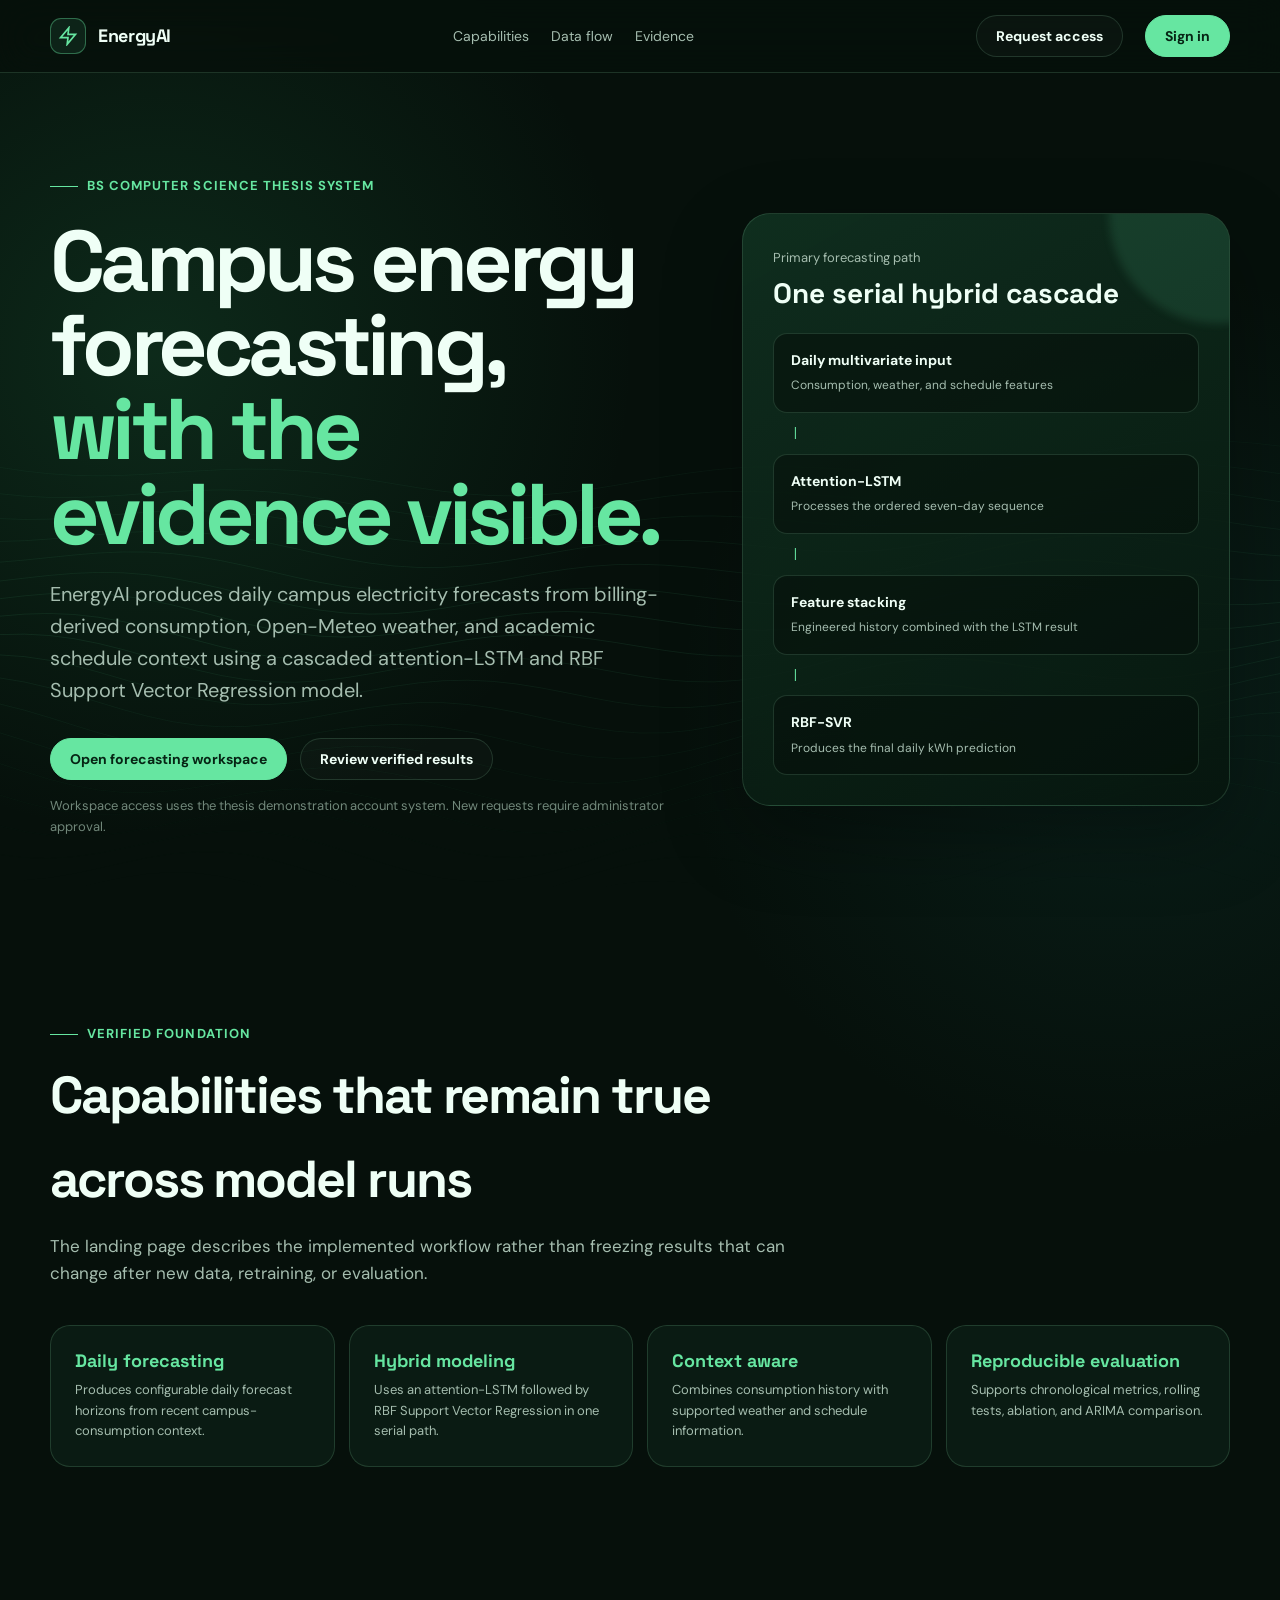
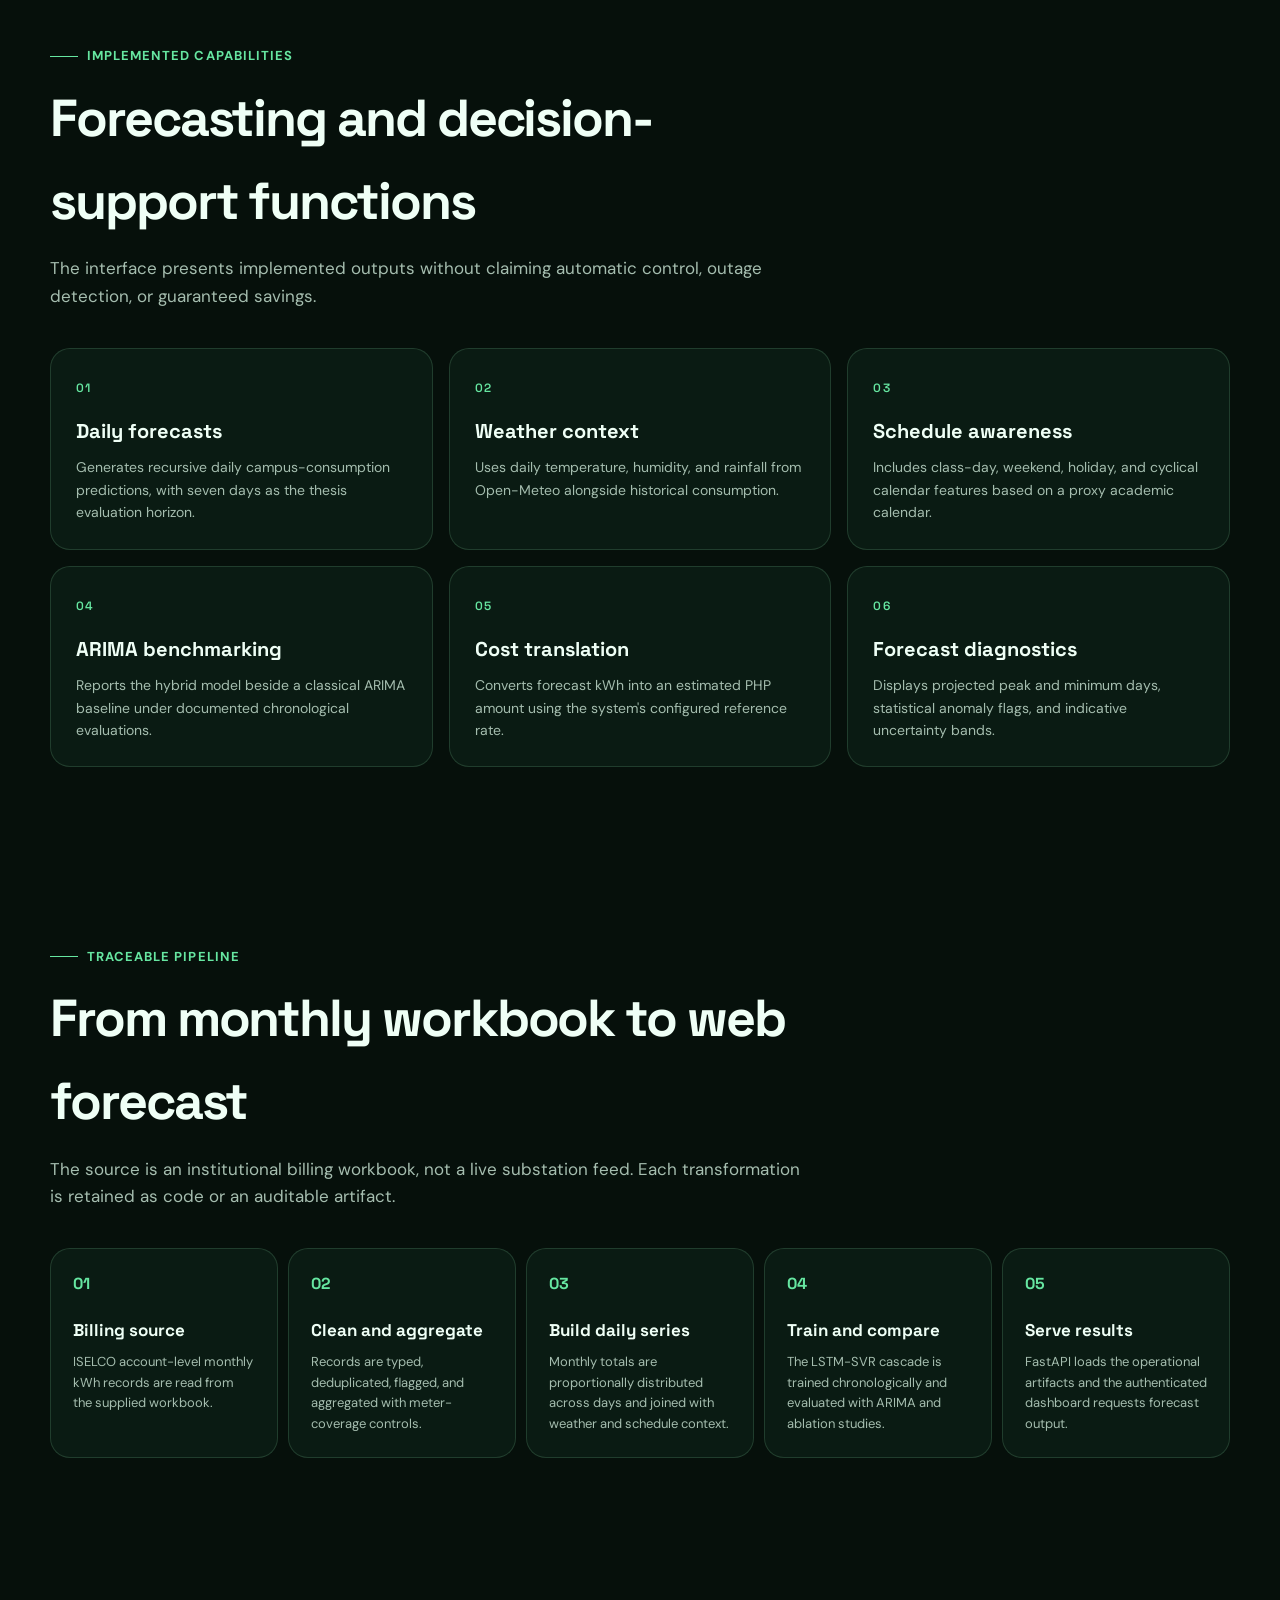
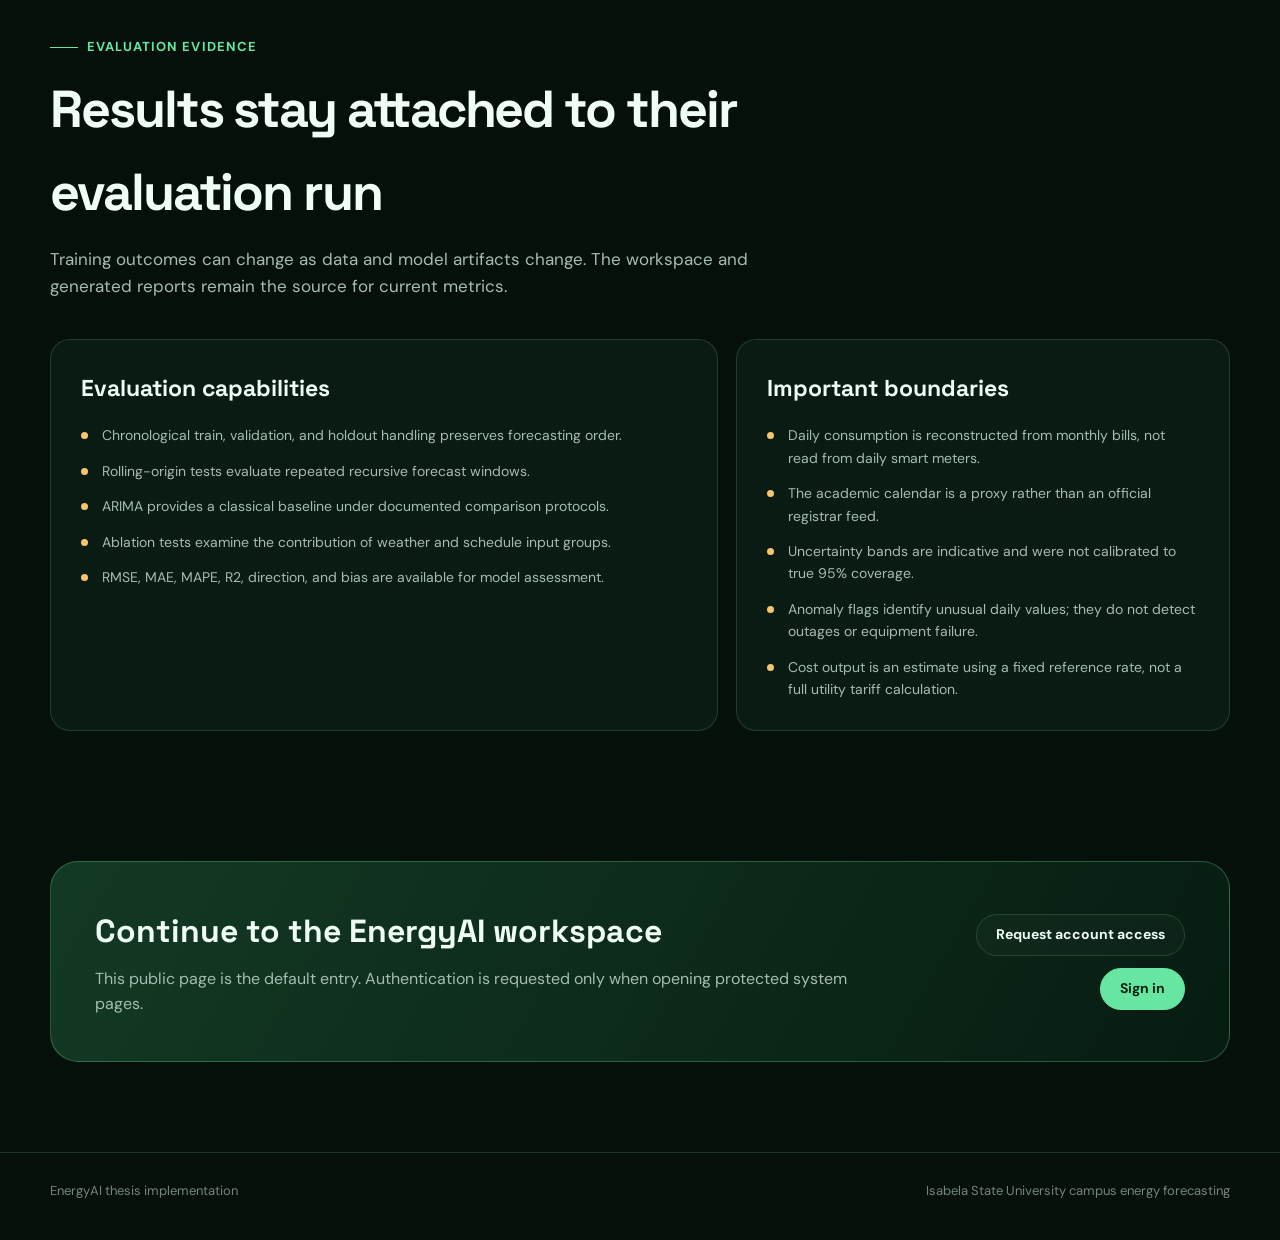
<file: Elec/frontend/index.html>
<!DOCTYPE html>
<html lang="en">
<head>
  <meta charset="UTF-8">
  <meta name="viewport" content="width=device-width, initial-scale=1.0">
  <meta name="description" content="EnergyAI is a thesis implementation for daily campus electricity forecasting using a cascaded attention-LSTM and Support Vector Regression model.">
  <title>EnergyAI | Campus Electricity Forecasting</title>
  <link rel="preconnect" href="https://fonts.googleapis.com">
  <link rel="preconnect" href="https://fonts.gstatic.com" crossorigin>
  <link href="https://fonts.googleapis.com/css2?family=DM+Sans:wght@400;500;600;700&family=Space+Grotesk:wght@500;600;700&display=swap" rel="stylesheet">
  <style>
    :root {
      --ink: #effff6;
      --muted: #a5bdaf;
      --faint: #71877a;
      --bg: #06100b;
      --panel: rgba(11, 31, 21, 0.82);
      --line: rgba(148, 225, 179, 0.17);
      --green: #66e6a1;
      --green-dark: #143f2a;
      --amber: #f7c66c;
      --red: #f4937d;
      --max: 1180px;
    }

    * { box-sizing: border-box; }
    html { scroll-behavior: smooth; }
    body {
      margin: 0;
      color: var(--ink);
      background:
        radial-gradient(circle at 12% 8%, rgba(38, 135, 81, 0.22), transparent 30rem),
        radial-gradient(circle at 88% 16%, rgba(25, 100, 90, 0.18), transparent 28rem),
        var(--bg);
      font-family: "DM Sans", sans-serif;
      line-height: 1.6;
    }

    #flow-backdrop {
      position: fixed;
      inset: 0;
      z-index: 0;
      width: 100%;
      height: 100%;
      pointer-events: none;
      opacity: 0.72;
    }

    main, footer { position: relative; z-index: 1; }

    a { color: inherit; }
    .shell { width: min(calc(100% - 40px), var(--max)); margin: 0 auto; }

    .site-header {
      position: sticky;
      top: 0;
      z-index: 20;
      border-bottom: 1px solid var(--line);
      background: rgba(6, 16, 11, 0.88);
      backdrop-filter: blur(18px);
    }

    .nav {
      min-height: 72px;
      display: flex;
      align-items: center;
      justify-content: space-between;
      gap: 24px;
    }

    .brand {
      display: inline-flex;
      align-items: center;
      gap: 12px;
      font: 700 18px/1 "Space Grotesk", sans-serif;
      text-decoration: none;
      letter-spacing: -0.02em;
    }

    .brand-mark {
      width: 36px;
      height: 36px;
      display: grid;
      place-items: center;
      border: 1px solid rgba(102, 230, 161, 0.38);
      border-radius: 11px;
      color: var(--green);
      background: rgba(102, 230, 161, 0.09);
    }

    .nav-links, .nav-actions { display: flex; align-items: center; gap: 22px; }
    .nav-links a {
      color: var(--muted);
      font-size: 14px;
      text-decoration: none;
    }
    .nav-links a:hover { color: var(--ink); }

    .button {
      display: inline-flex;
      align-items: center;
      justify-content: center;
      min-height: 42px;
      padding: 0 19px;
      border: 1px solid var(--line);
      border-radius: 999px;
      font-weight: 700;
      font-size: 14px;
      text-decoration: none;
      transition: transform 160ms ease, border-color 160ms ease, background 160ms ease;
    }

    .button:hover { transform: translateY(-2px); border-color: rgba(102, 230, 161, 0.5); }
    .button.primary { background: var(--green); color: #062414; border-color: var(--green); }
    .button.secondary { background: rgba(255, 255, 255, 0.025); }

    .hero {
      position: relative;
      min-height: 710px;
      display: grid;
      grid-template-columns: minmax(0, 1.12fr) minmax(340px, 0.88fr);
      align-items: center;
      gap: 72px;
      padding: 96px 0 80px;
    }

    .eyebrow {
      display: inline-flex;
      align-items: center;
      gap: 9px;
      color: var(--green);
      font-size: 13px;
      font-weight: 700;
      letter-spacing: 0.08em;
      text-transform: uppercase;
    }
    .eyebrow::before { content: ""; width: 28px; height: 1px; background: currentColor; }

    h1, h2, h3 { font-family: "Space Grotesk", sans-serif; }
    h1 {
      max-width: 760px;
      margin: 22px 0;
      font-size: clamp(48px, 7vw, 86px);
      line-height: 0.98;
      letter-spacing: -0.055em;
    }
    h1 span { color: var(--green); }

    .hero-copy {
      max-width: 680px;
      color: var(--muted);
      font-size: clamp(17px, 2vw, 20px);
    }
    .hero-actions { display: flex; flex-wrap: wrap; gap: 13px; margin-top: 32px; }
    .microcopy { margin-top: 16px; color: var(--faint); font-size: 13px; }

    .model-card {
      position: relative;
      padding: 30px;
      border: 1px solid var(--line);
      border-radius: 28px;
      background: linear-gradient(150deg, rgba(17, 50, 33, 0.88), rgba(7, 22, 14, 0.9));
      box-shadow: 0 28px 80px rgba(0, 0, 0, 0.32);
      overflow: hidden;
    }
    .model-card::after {
      content: "";
      position: absolute;
      width: 220px;
      height: 220px;
      right: -100px;
      top: -110px;
      border-radius: 50%;
      background: rgba(102, 230, 161, 0.12);
      filter: blur(4px);
    }
    .model-label { color: var(--muted); font-size: 13px; }
    .model-card h2 { margin: 7px 0 24px; font-size: 28px; line-height: 1.15; }
    .flow { display: grid; gap: 10px; }
    .flow-step {
      position: relative;
      z-index: 1;
      padding: 15px 17px;
      border: 1px solid var(--line);
      border-radius: 14px;
      background: rgba(6, 16, 11, 0.58);
    }
    .flow-step strong { display: block; font-size: 14px; }
    .flow-step span { color: var(--muted); font-size: 12px; }
    .flow-arrow { color: var(--green); padding-left: 18px; font-family: monospace; }

    section { padding: 86px 0; }
    .section-head { max-width: 760px; margin-bottom: 38px; }
    .section-head h2 { margin: 10px 0 12px; font-size: clamp(34px, 5vw, 52px); letter-spacing: -0.04em; }
    .section-head p { margin: 0; color: var(--muted); font-size: 17px; }

    .principles {
      display: grid;
      grid-template-columns: repeat(4, 1fr);
      gap: 14px;
    }
    .principle, .capability, .step, .evidence-card {
      border: 1px solid var(--line);
      background: var(--panel);
      border-radius: 20px;
    }
    .principle { padding: 24px; }
    .principle strong { display: block; color: var(--green); font: 700 18px/1.2 "Space Grotesk", sans-serif; }
    .principle span { display: block; margin-top: 8px; color: var(--muted); font-size: 13px; }

    .capabilities { display: grid; grid-template-columns: repeat(3, 1fr); gap: 16px; }
    .capability { padding: 25px; }
    .capability-index { color: var(--green); font: 600 12px/1 "Space Grotesk", sans-serif; letter-spacing: 0.12em; }
    .capability h3 { margin: 16px 0 9px; font-size: 20px; }
    .capability p { margin: 0; color: var(--muted); font-size: 14px; }

    .pipeline { display: grid; grid-template-columns: repeat(5, 1fr); gap: 10px; }
    .step { padding: 22px; }
    .step b { color: var(--green); font-family: "Space Grotesk", sans-serif; }
    .step h3 { margin: 20px 0 8px; font-size: 17px; }
    .step p { margin: 0; color: var(--muted); font-size: 13px; }

    .evidence-grid { display: grid; grid-template-columns: 1.15fr 0.85fr; gap: 18px; }
    .evidence-card { padding: 30px; }
    .evidence-card h3 { margin: 0 0 18px; font-size: 23px; }
    .evidence-card p { color: var(--muted); font-size: 14px; }

    .limits { margin: 0; padding: 0; list-style: none; display: grid; gap: 13px; }
    .limits li { display: grid; grid-template-columns: 9px 1fr; gap: 12px; color: var(--muted); font-size: 14px; }
    .limits li::before { content: ""; width: 7px; height: 7px; margin-top: 8px; border-radius: 50%; background: var(--amber); }

    .entry {
      margin: 44px auto 90px;
      padding: 44px;
      display: flex;
      align-items: center;
      justify-content: space-between;
      gap: 36px;
      border: 1px solid rgba(102, 230, 161, 0.3);
      border-radius: 28px;
      background: linear-gradient(120deg, rgba(25, 76, 48, 0.7), rgba(8, 29, 18, 0.92));
    }
    .entry h2 { margin: 0 0 8px; font-size: 32px; }
    .entry p { margin: 0; color: var(--muted); }
    .entry-actions { display: flex; flex-wrap: wrap; justify-content: flex-end; gap: 12px; }

    footer { padding: 28px 0 38px; border-top: 1px solid var(--line); color: var(--faint); font-size: 13px; }
    .footer-row { display: flex; justify-content: space-between; gap: 24px; }

    @media (max-width: 960px) {
      .nav-links { display: none; }
      .hero { grid-template-columns: 1fr; gap: 40px; min-height: auto; }
      .model-card { max-width: 660px; }
      .principles { grid-template-columns: repeat(2, 1fr); }
      .capabilities { grid-template-columns: repeat(2, 1fr); }
      .pipeline { grid-template-columns: repeat(2, 1fr); }
      .evidence-grid { grid-template-columns: 1fr; }
    }

    @media (max-width: 620px) {
      .shell { width: min(calc(100% - 28px), var(--max)); }
      .nav { min-height: 64px; }
      .nav-actions .secondary { display: none; }
      .hero { padding: 72px 0 56px; }
      h1 { font-size: 49px; }
      section { padding: 64px 0; }
      .principles, .capabilities, .pipeline { grid-template-columns: 1fr; }
      .entry { padding: 30px 24px; align-items: flex-start; flex-direction: column; }
      .entry-actions { justify-content: flex-start; }
      .footer-row { flex-direction: column; }
      .metric-table th, .metric-table td { font-size: 12px; }
    }
  </style>
</head>
<body>
  <canvas id="flow-backdrop" aria-hidden="true"></canvas>
  <header class="site-header">
    <div class="shell nav">
      <a href="index.html" class="brand" aria-label="EnergyAI home">
        <span class="brand-mark" aria-hidden="true">
          <svg width="20" height="20" viewBox="0 0 24 24" fill="none" stroke="currentColor" stroke-width="2">
            <path d="M13 2 3 14h9l-1 8 10-12h-9l1-8Z"/>
          </svg>
        </span>
        EnergyAI
      </a>
      <nav class="nav-links" aria-label="Public navigation">
        <a href="#capabilities">Capabilities</a>
        <a href="#pipeline">Data flow</a>
        <a href="#evidence">Evidence</a>
      </nav>
      <div class="nav-actions">
        <a class="button secondary" href="login.html?mode=signup">Request access</a>
        <a class="button primary" href="login.html?mode=login">Sign in</a>
      </div>
    </div>
  </header>

  <main>
    <section class="shell hero">
      <div>
        <span class="eyebrow">BS Computer Science thesis system</span>
        <h1>Campus energy forecasting, <span>with the evidence visible.</span></h1>
        <p class="hero-copy">
          EnergyAI produces daily campus electricity forecasts from billing-derived consumption, Open-Meteo weather, and academic schedule context using a cascaded attention-LSTM and RBF Support Vector Regression model.
        </p>
        <div class="hero-actions">
          <a class="button primary" href="login.html?mode=login">Open forecasting workspace</a>
          <a class="button secondary" href="#evidence">Review verified results</a>
        </div>
        <p class="microcopy">Workspace access uses the thesis demonstration account system. New requests require administrator approval.</p>
      </div>

      <aside class="model-card" aria-label="Model architecture summary">
        <span class="model-label">Primary forecasting path</span>
        <h2>One serial hybrid cascade</h2>
        <div class="flow">
          <div class="flow-step"><strong>Daily multivariate input</strong><span>Consumption, weather, and schedule features</span></div>
          <div class="flow-arrow">|</div>
          <div class="flow-step"><strong>Attention-LSTM</strong><span>Processes the ordered seven-day sequence</span></div>
          <div class="flow-arrow">|</div>
          <div class="flow-step"><strong>Feature stacking</strong><span>Engineered history combined with the LSTM result</span></div>
          <div class="flow-arrow">|</div>
          <div class="flow-step"><strong>RBF-SVR</strong><span>Produces the final daily kWh prediction</span></div>
        </div>
      </aside>
    </section>

    <section class="shell" aria-labelledby="principles-title">
      <div class="section-head">
        <span class="eyebrow">Verified foundation</span>
        <h2 id="principles-title">Capabilities that remain true across model runs</h2>
        <p>The landing page describes the implemented workflow rather than freezing results that can change after new data, retraining, or evaluation.</p>
      </div>
      <div class="principles">
        <div class="principle"><strong>Daily forecasting</strong><span>Produces configurable daily forecast horizons from recent campus-consumption context.</span></div>
        <div class="principle"><strong>Hybrid modeling</strong><span>Uses an attention-LSTM followed by RBF Support Vector Regression in one serial path.</span></div>
        <div class="principle"><strong>Context aware</strong><span>Combines consumption history with supported weather and schedule information.</span></div>
        <div class="principle"><strong>Reproducible evaluation</strong><span>Supports chronological metrics, rolling tests, ablation, and ARIMA comparison.</span></div>
      </div>
    </section>

    <section class="shell" id="capabilities">
      <div class="section-head">
        <span class="eyebrow">Implemented capabilities</span>
        <h2>Forecasting and decision-support functions</h2>
        <p>The interface presents implemented outputs without claiming automatic control, outage detection, or guaranteed savings.</p>
      </div>
      <div class="capabilities">
        <article class="capability"><span class="capability-index">01</span><h3>Daily forecasts</h3><p>Generates recursive daily campus-consumption predictions, with seven days as the thesis evaluation horizon.</p></article>
        <article class="capability"><span class="capability-index">02</span><h3>Weather context</h3><p>Uses daily temperature, humidity, and rainfall from Open-Meteo alongside historical consumption.</p></article>
        <article class="capability"><span class="capability-index">03</span><h3>Schedule awareness</h3><p>Includes class-day, weekend, holiday, and cyclical calendar features based on a proxy academic calendar.</p></article>
        <article class="capability"><span class="capability-index">04</span><h3>ARIMA benchmarking</h3><p>Reports the hybrid model beside a classical ARIMA baseline under documented chronological evaluations.</p></article>
        <article class="capability"><span class="capability-index">05</span><h3>Cost translation</h3><p>Converts forecast kWh into an estimated PHP amount using the system's configured reference rate.</p></article>
        <article class="capability"><span class="capability-index">06</span><h3>Forecast diagnostics</h3><p>Displays projected peak and minimum days, statistical anomaly flags, and indicative uncertainty bands.</p></article>
      </div>
    </section>

    <section class="shell" id="pipeline">
      <div class="section-head">
        <span class="eyebrow">Traceable pipeline</span>
        <h2>From monthly workbook to web forecast</h2>
        <p>The source is an institutional billing workbook, not a live substation feed. Each transformation is retained as code or an auditable artifact.</p>
      </div>
      <div class="pipeline">
        <article class="step"><b>01</b><h3>Billing source</h3><p>ISELCO account-level monthly kWh records are read from the supplied workbook.</p></article>
        <article class="step"><b>02</b><h3>Clean and aggregate</h3><p>Records are typed, deduplicated, flagged, and aggregated with meter-coverage controls.</p></article>
        <article class="step"><b>03</b><h3>Build daily series</h3><p>Monthly totals are proportionally distributed across days and joined with weather and schedule context.</p></article>
        <article class="step"><b>04</b><h3>Train and compare</h3><p>The LSTM-SVR cascade is trained chronologically and evaluated with ARIMA and ablation studies.</p></article>
        <article class="step"><b>05</b><h3>Serve results</h3><p>FastAPI loads the operational artifacts and the authenticated dashboard requests forecast output.</p></article>
      </div>
    </section>

    <section class="shell" id="evidence">
      <div class="section-head">
        <span class="eyebrow">Evaluation evidence</span>
        <h2>Results stay attached to their evaluation run</h2>
        <p>Training outcomes can change as data and model artifacts change. The workspace and generated reports remain the source for current metrics.</p>
      </div>
      <div class="evidence-grid">
        <article class="evidence-card">
          <h3>Evaluation capabilities</h3>
          <ul class="limits">
            <li>Chronological train, validation, and holdout handling preserves forecasting order.</li>
            <li>Rolling-origin tests evaluate repeated recursive forecast windows.</li>
            <li>ARIMA provides a classical baseline under documented comparison protocols.</li>
            <li>Ablation tests examine the contribution of weather and schedule input groups.</li>
            <li>RMSE, MAE, MAPE, R2, direction, and bias are available for model assessment.</li>
          </ul>
        </article>
        <article class="evidence-card">
          <h3>Important boundaries</h3>
          <ul class="limits">
            <li>Daily consumption is reconstructed from monthly bills, not read from daily smart meters.</li>
            <li>The academic calendar is a proxy rather than an official registrar feed.</li>
            <li>Uncertainty bands are indicative and were not calibrated to true 95% coverage.</li>
            <li>Anomaly flags identify unusual daily values; they do not detect outages or equipment failure.</li>
            <li>Cost output is an estimate using a fixed reference rate, not a full utility tariff calculation.</li>
          </ul>
        </article>
      </div>
    </section>

    <section class="shell entry" aria-labelledby="entry-title">
      <div>
        <h2 id="entry-title">Continue to the EnergyAI workspace</h2>
        <p>This public page is the default entry. Authentication is requested only when opening protected system pages.</p>
      </div>
      <div class="entry-actions">
        <a class="button secondary" href="login.html?mode=signup">Request account access</a>
        <a class="button primary" href="login.html?mode=login">Sign in</a>
      </div>
    </section>
  </main>

  <footer>
    <div class="shell footer-row">
      <span>EnergyAI thesis implementation</span>
      <span>Isabela State University campus energy forecasting</span>
    </div>
  </footer>
  <script>
    (() => {
      const canvas = document.getElementById('flow-backdrop');
      const context = canvas.getContext('2d', { alpha: true });
      const reducedMotion = window.matchMedia('(prefers-reduced-motion: reduce)');
      let width = 0;
      let height = 0;
      let animationFrame = 0;
      let startTime = performance.now();

      function resize() {
        const ratio = Math.min(window.devicePixelRatio || 1, 1.5);
        width = window.innerWidth;
        height = window.innerHeight;
        canvas.width = Math.round(width * ratio);
        canvas.height = Math.round(height * ratio);
        canvas.style.width = `${width}px`;
        canvas.style.height = `${height}px`;
        context.setTransform(ratio, 0, 0, ratio, 0, 0);
      }

      function draw(timestamp) {
        const time = reducedMotion.matches ? 0 : (timestamp - startTime) / 1000;
        context.clearRect(0, 0, width, height);

        const gradient = context.createLinearGradient(0, height * 0.35, 0, height);
        gradient.addColorStop(0, 'rgba(102, 230, 161, 0)');
        gradient.addColorStop(0.55, 'rgba(102, 230, 161, 0.12)');
        gradient.addColorStop(1, 'rgba(27, 105, 65, 0)');

        context.lineWidth = 1;
        context.strokeStyle = gradient;
        const lines = width < 700 ? 12 : 20;
        const points = width < 700 ? 34 : 52;

        for (let row = 0; row < lines; row += 1) {
          context.beginPath();
          for (let point = 0; point <= points; point += 1) {
            const x = (point / points) * width;
            const baseY = height * 0.52 + row * (height * 0.026);
            const wave = Math.sin(point * 0.34 + row * 0.42 + time * 0.32) * (10 + row * 0.7);
            const swell = Math.sin(point * 0.1 - time * 0.18) * 18;
            const y = baseY + wave + swell;
            if (point === 0) context.moveTo(x, y);
            else context.lineTo(x, y);
          }
          context.stroke();
        }

        if (!reducedMotion.matches && !document.hidden) {
          animationFrame = requestAnimationFrame(draw);
        }
      }

      function restart() {
        cancelAnimationFrame(animationFrame);
        draw(performance.now());
      }

      window.addEventListener('resize', () => {
        resize();
        restart();
      }, { passive: true });
      reducedMotion.addEventListener?.('change', restart);
      document.addEventListener('visibilitychange', restart);
      resize();
      restart();
    })();
  </script>
</body>
</html>
</file>
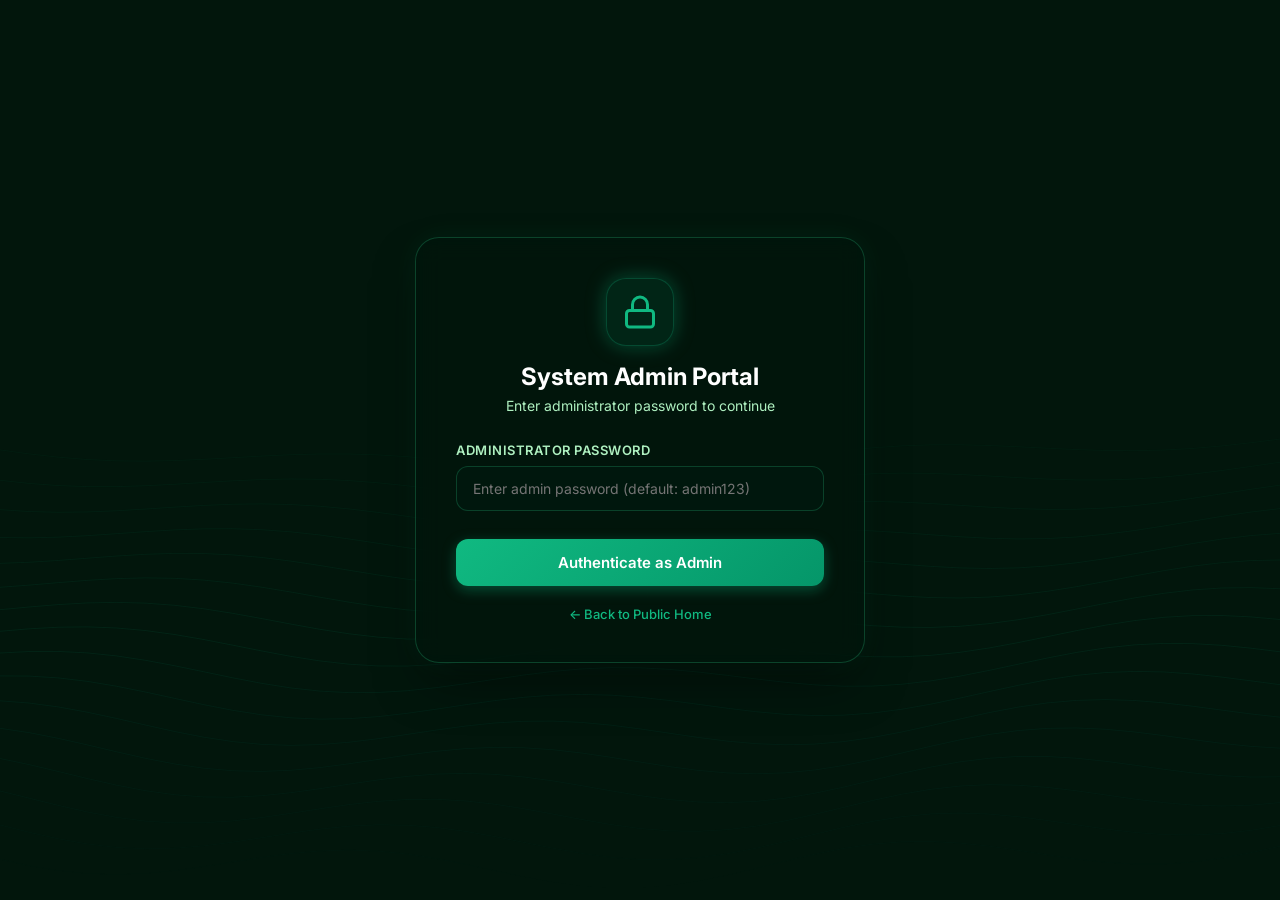
<file: Elec/frontend/admin.html>
<!DOCTYPE html>
<html lang="en">

<head>
    <meta charset="UTF-8">
    <meta name="viewport" content="width=device-width, initial-scale=1.0">
    <title>Admin Portal EnergyAI Engine</title>
    <link href="https://fonts.googleapis.com/css2?family=Inter:wght@300;400;500;600;700&display=swap" rel="stylesheet">

    <style>
        :root {
            --bg-dark: #02160c;
            --card-bg: rgba(2, 22, 12, 0.45);
            --card-border: rgba(52, 232, 154, 0.22);
            --accent-primary: #10b981;
            --accent-glow: rgba(16, 185, 129, 0.35);
            --text-primary: #f8fafc;
            --text-secondary: #aef0c0;
            --text-muted: #64748b;
            --input-bg: rgba(2, 30, 18, 0.45);
            --input-border: rgba(52, 232, 154, 0.2);
            --error-bg: rgba(239, 68, 68, 0.15);
            --error-border: rgba(239, 68, 68, 0.4);
            --error-text: #fca5a5;
            --success-bg: rgba(16, 185, 129, 0.15);
            --success-border: rgba(16, 185, 129, 0.4);
            --success-text: #6ee7b7;
        }

        * {
            margin: 0;
            padding: 0;
            box-sizing: border-box;
        }

        body {
            font-family: 'Inter', sans-serif;
            background-color: var(--bg-dark);
            min-height: 100vh;
            color: var(--text-primary);
            overflow-x: hidden;
        }

        body.is-login-mode {
            display: flex;
            align-items: center;
            justify-content: center;
            height: 100vh;
            overflow: hidden;
            padding: 24px;
        }

        body.is-dashboard-mode {
            display: block;
            height: auto;
            overflow-x: hidden;
        }

        #scene {
            position: fixed;
            inset: 0;
            width: 100vw;
            height: 100vh;
            display: block;
            z-index: 0;
            pointer-events: none;
            opacity: 0.6;
        }

        /* Admin Login Screen Card */
        .admin-login-box {
            position: relative;
            z-index: 1;
            background: var(--card-bg);
            backdrop-filter: blur(12px);
            -webkit-backdrop-filter: blur(12px);
            border: 1px solid var(--card-border);
            border-radius: 24px;
            box-shadow: 0 25px 50px -12px rgba(0, 0, 0, 0.5), 0 0 30px rgba(16, 185, 129, 0.08);
            width: 100%;
            max-width: 450px;
            padding: 40px;
            transition: transform 0.3s ease, box-shadow 0.3s ease;
        }

        .logo-box {
            text-align: center;
            margin-bottom: 28px;
        }

        .logo-icon {
            display: inline-flex;
            align-items: center;
            justify-content: center;
            width: 68px;
            height: 68px;
            border-radius: 20px;
            background: rgba(16, 185, 129, 0.1);
            border: 1px solid rgba(16, 185, 129, 0.25);
            box-shadow: 0 0 20px var(--accent-glow);
            margin-bottom: 16px;
        }

        .logo-box h2 {
            font-size: 24px;
            font-weight: 700;
            color: #ffffff;
            margin-bottom: 6px;
        }

        .logo-box p {
            font-size: 14px;
            color: var(--text-secondary);
        }

        .form-group {
            margin-bottom: 20px;
        }

        .form-group label {
            display: block;
            font-size: 13px;
            font-weight: 600;
            color: var(--text-secondary);
            margin-bottom: 8px;
            text-transform: uppercase;
            letter-spacing: 0.5px;
        }

        .form-control {
            width: 100%;
            padding: 13px 16px;
            background: var(--input-bg);
            border: 1px solid var(--input-border);
            border-radius: 12px;
            font-size: 14px;
            color: var(--text-primary);
            font-family: inherit;
            transition: all 0.25s ease;
        }

        .form-control:focus {
            outline: none;
            border-color: var(--accent-primary);
            box-shadow: 0 0 0 3px var(--accent-glow);
            background: rgba(2, 40, 24, 0.6);
        }

        .btn-submit {
            width: 100%;
            padding: 14px;
            background: linear-gradient(135deg, #10b981 0%, #059669 100%);
            color: white;
            border: none;
            border-radius: 12px;
            font-size: 15px;
            font-weight: 600;
            cursor: pointer;
            font-family: inherit;
            box-shadow: 0 4px 14px var(--accent-glow);
            transition: all 0.25s ease;
            margin-top: 8px;
        }

        .btn-submit:hover {
            transform: translateY(-1px);
            box-shadow: 0 6px 20px rgba(16, 185, 129, 0.4);
        }

        .alert-banner {
            padding: 12px 16px;
            border-radius: 12px;
            font-size: 13px;
            margin-bottom: 20px;
            display: none;
            line-height: 1.5;
        }

        .alert-banner.error {
            background: var(--error-bg);
            border: 1px solid var(--error-border);
            color: var(--error-text);
        }

        /* Admin Dashboard Layout */
        #adminDashboardLayout {
            position: relative;
            z-index: 1;
            display: grid;
            grid-template-columns: 260px 1fr;
            min-height: 100vh;
        }

        .sidebar {
            background: rgba(2, 22, 12, 0.75);
            backdrop-filter: blur(16px);
            -webkit-backdrop-filter: blur(16px);
            border-right: 1px solid var(--card-border);
            padding: 24px;
            display: flex;
            flex-direction: column;
        }

        .sidebar-header {
            margin-bottom: 32px;
            display: flex;
            justify-content: space-between;
            align-items: center;
        }

        .sidebar-header .logo {
            display: flex;
            align-items: center;
            gap: 12px;
            font-size: 18px;
            font-weight: 700;
            color: #ffffff;
        }

        .sidebar-nav {
            display: flex;
            flex-direction: column;
            gap: 8px;
            flex: 1;
        }

        .nav-item {
            display: flex;
            align-items: center;
            gap: 12px;
            padding: 12px 16px;
            color: var(--text-secondary);
            text-decoration: none;
            border-radius: 12px;
            font-size: 14px;
            font-weight: 500;
            transition: all 0.2s ease;
            cursor: pointer;
            border: 1px solid transparent;
        }

        .nav-item:hover,
        .nav-item.active {
            background: rgba(16, 185, 129, 0.15);
            border-color: rgba(52, 232, 154, 0.3);
            color: #ffffff;
        }

        .sidebar-footer {
            padding-top: 16px;
            border-top: 1px solid var(--card-border);
            display: flex;
            align-items: center;
            gap: 12px;
        }

        .sidebar-controls {
            display: flex;
            gap: 8px;
        }

        .sidebar-control-btn {
            width: 32px;
            height: 32px;
            border: none;
            background: transparent;
            color: var(--text-secondary);
            display: flex;
            align-items: center;
            justify-content: center;
            cursor: pointer;
            transition: color 0.2s ease, opacity 0.2s ease;
            padding: 0;
        }

        .sidebar-control-btn:hover {
            color: var(--text-primary);
            opacity: 0.8;
        }

        .sidebar-expand-btn {
            position: fixed;
            left: -50px;
            top: 24px;
            width: 40px;
            height: 40px;
            background: rgba(2, 22, 12, 0.75);
            backdrop-filter: blur(16px);
            border: 1px solid var(--card-border);
            border-radius: 0 10px 10px 0;
            display: flex;
            align-items: center;
            justify-content: center;
            cursor: pointer;
            z-index: 999;
            color: var(--text-secondary);
            transition: all 0.3s ease;
        }

        .sidebar-expand-btn:hover {
            background: rgba(16, 185, 129, 0.15);
            color: var(--text-primary);
            border-color: rgba(52, 232, 154, 0.4);
        }

        .sidebar-expand-btn.active {
            left: 0;
        }

        /* Sidebar Minimized State */
        #adminDashboardLayout.sidebar-minimized {
            grid-template-columns: 0 1fr;
        }

        #adminDashboardLayout.sidebar-minimized .sidebar {
            overflow: hidden;
            visibility: hidden;
        }

        #adminDashboardLayout.sidebar-minimized .sidebar-expand-btn {
            left: 0;
        }

        #adminDashboardLayout.sidebar-minimized .main-content {
            padding-left: 56px;
        }

        .avatar {
            width: 36px;
            height: 36px;
            border-radius: 10px;
            background: #10b981;
            color: white;
            display: flex;
            align-items: center;
            justify-content: center;
            font-weight: 700;
            font-size: 13px;
        }

        .user-info .user-name {
            font-size: 14px;
            font-weight: 600;
            color: #ffffff;
        }

        .main-content {
            padding: 32px;
            overflow-y: auto;
        }

        .header {
            display: flex;
            justify-content: space-between;
            align-items: center;
            margin-bottom: 28px;
        }

        .header h1 {
            font-size: 24px;
            font-weight: 700;
            color: #ffffff;
            margin-bottom: 4px;
        }

        .header .subtitle {
            font-size: 14px;
            color: var(--text-secondary);
        }

        .btn-primary {
            padding: 10px 18px;
            background: rgba(16, 185, 129, 0.2);
            border: 1px solid var(--card-border);
            color: #6ee7b7;
            border-radius: 10px;
            font-size: 13px;
            font-weight: 600;
            cursor: pointer;
            transition: all 0.2s ease;
        }

        .btn-primary:hover {
            background: rgba(16, 185, 129, 0.3);
            color: #ffffff;
        }

        .content-grid {
            display: grid;
            grid-template-columns: repeat(12, 1fr);
            gap: 20px;
        }

        .card {
            background: var(--card-bg);
            backdrop-filter: blur(12px);
            -webkit-backdrop-filter: blur(12px);
            border: 1px solid var(--card-border);
            border-radius: 16px;
            padding: 20px;
            box-shadow: 0 10px 30px rgba(0, 0, 0, 0.4);
        }

        .card-header {
            display: flex;
            justify-content: space-between;
            align-items: center;
            margin-bottom: 16px;
            padding-bottom: 12px;
            border-bottom: 1px solid rgba(52, 232, 154, 0.15);
        }

        .card-header h3 {
            font-size: 16px;
            font-weight: 600;
            color: #ffffff;
        }

        .badge {
            padding: 4px 10px;
            border-radius: 20px;
            font-size: 12px;
            font-weight: 600;
        }

        .filter-tabs {
            display: flex;
            gap: 8px;
            margin-bottom: 16px;
        }

        .filter-tab {
            padding: 8px 16px;
            background: rgba(2, 30, 18, 0.45);
            border: 1px solid var(--card-border);
            border-radius: 8px;
            color: var(--text-secondary);
            font-size: 13px;
            font-weight: 500;
            cursor: pointer;
            transition: all 0.2s ease;
        }

        .filter-tab.active,
        .filter-tab:hover {
            background: var(--accent-primary);
            color: #ffffff;
        }

        .user-card {
            background: rgba(2, 30, 18, 0.45);
            border: 1px solid var(--card-border);
            border-radius: 12px;
            padding: 16px;
            margin-bottom: 12px;
            display: flex;
            justify-content: space-between;
            align-items: center;
        }

        .user-meta h3 {
            font-size: 15px;
            font-weight: 600;
            color: #ffffff;
            display: flex;
            align-items: center;
            gap: 8px;
        }

        .user-meta p {
            font-size: 13px;
            color: var(--text-secondary);
            margin-top: 4px;
        }

        .status-badge {
            padding: 3px 8px;
            border-radius: 6px;
            font-size: 11px;
            font-weight: 700;
            text-transform: uppercase;
        }

        .status-approved {
            background: rgba(16, 185, 129, 0.2);
            color: #6ee7b7;
            border: 1px solid rgba(16, 185, 129, 0.4);
        }

        .status-pending {
            background: rgba(245, 158, 11, 0.2);
            color: #fde047;
            border: 1px solid rgba(245, 158, 11, 0.4);
        }

        .status-rejected {
            background: rgba(239, 68, 68, 0.2);
            color: #fca5a5;
            border: 1px solid rgba(239, 68, 68, 0.4);
        }

        .btn-group {
            display: flex;
            gap: 8px;
        }

        .btn-action {
            padding: 6px 12px;
            border-radius: 8px;
            font-size: 12px;
            font-weight: 600;
            cursor: pointer;
            border: 1px solid transparent;
            transition: all 0.2s ease;
        }

        .btn-approve {
            background: rgba(16, 185, 129, 0.2);
            color: #6ee7b7;
            border-color: rgba(16, 185, 129, 0.4);
        }

        .btn-approve:hover {
            background: #10b981;
            color: white;
        }

        .btn-reject {
            background: rgba(245, 158, 11, 0.2);
            color: #fde047;
            border-color: rgba(245, 158, 11, 0.4);
        }

        .btn-reject:hover {
            background: #f59e0b;
            color: white;
        }

        .btn-delete {
            background: rgba(239, 68, 68, 0.2);
            color: #fca5a5;
            border-color: rgba(239, 68, 68, 0.4);
        }

        .btn-delete:hover {
            background: #ef4444;
            color: white;
        }

        .log-table {
            width: 100%;
            border-collapse: collapse;
            font-size: 13px;
        }

        .log-table th,
        .log-table td {
            padding: 12px 16px;
            text-align: left;
            border-bottom: 1px solid rgba(52, 232, 154, 0.12);
        }

        .log-table th {
            color: var(--text-secondary);
            font-weight: 600;
            text-transform: uppercase;
            font-size: 11px;
            letter-spacing: 0.5px;
        }
    </style>
</head>

<body class="is-login-mode">
    <canvas id="scene"></canvas>

    <!-- Admin Login Screen -->
    <div id="adminLoginScreen" class="admin-login-box">
        <div class="logo-box">
            <div class="logo-icon">
                <svg width="36" height="36" viewBox="0 0 24 24" fill="none" stroke="#10b981" stroke-width="2">
                    <rect x="3" y="11" width="18" height="11" rx="2" ry="2" />
                    <path d="M7 11V7a5 5 0 0 1 10 0v4" />
                </svg>
            </div>
            <h2>System Admin Portal</h2>
            <p>Enter administrator password to continue</p>
        </div>

        <div id="adminLoginError" class="alert-banner error"></div>

        <form id="adminLoginForm" onsubmit="processAdminLogin(event); return false;">
            <div class="form-group">
                <label for="adminPass">Administrator Password</label>
                <input type="password" id="adminPass" class="form-control"
                    placeholder="Enter admin password (default: admin123)" required autocomplete="current-password" />
            </div>

            <button type="submit" class="btn-submit">Authenticate as Admin</button>
        </form>

        <p style="text-align: center; margin-top: 20px; font-size: 13px;">
            <a href="index.html" style="color: #10b981; text-decoration: none; font-weight: 500;">← Back to Public
                Home</a>
        </p>
    </div>

    <!-- Admin Dashboard Container -->
    <div id="adminDashboardLayout" style="display: none;">
        <aside class="sidebar" id="sidebar">
            <div class="sidebar-header">
                <div class="logo">
                    <svg width="28" height="28" viewBox="0 0 24 24" fill="none" stroke="#10b981" stroke-width="2">
                        <path d="M12 22s8-4 8-10V5l-8-3-8 3v7c0 6 8 10 8 10z" />
                    </svg>
                    <span>EnergyAI Admin</span>
                </div>
                <div class="sidebar-controls">
                    <button class="sidebar-control-btn" onclick="toggleSidebar()" title="Toggle sidebar">
                        <svg width="18" height="18" viewBox="0 0 24 24" fill="none" stroke="currentColor" stroke-width="2" stroke-linecap="round" stroke-linejoin="round">
                            <line x1="3" y1="6" x2="21" y2="6"/>
                            <line x1="3" y1="12" x2="21" y2="12"/>
                            <line x1="3" y1="18" x2="21" y2="18"/>
                        </svg>
                    </button>
                </div>
            </div>

            <nav class="sidebar-nav">
                <a class="nav-item active" onclick="switchAdminTab('users')">
                    <svg width="18" height="18" viewBox="0 0 24 24" fill="none" stroke="currentColor" stroke-width="2">
                        <path d="M17 21v-2a4 4 0 0 0-4-4H5a4 4 0 0 0-4 4v2" />
                        <circle cx="9" cy="7" r="4" />
                    </svg>
                    <span>User Signups</span>
                </a>
                <button onclick="processAdminLogout()" class="nav-item"
                    style="background:none; border:none; color:#ef4444; width:100%; text-align:left; cursor:pointer;">
                    <svg width="18" height="18" viewBox="0 0 24 24" fill="none" stroke="#ef4444" stroke-width="2">
                        <path d="M9 21H5a2 2 0 0 1-2-2V5a2 2 0 0 1 2-2h4" />
                        <polyline points="16 17 21 12 16 7" />
                        <line x1="21" y1="12" x2="9" y2="12" />
                    </svg>
                    <span style="color:#ef4444; font-weight:600;">Sign Out</span>
                </button>
            </nav>

            <div class="sidebar-footer">
                <div class="avatar">SA</div>
                <div class="user-info">
                    <div class="user-name">Super Administrator</div>
                </div>
            </div>
        </aside>

        <!-- Expand Button (shown when sidebar is minimized) -->
        <button class="sidebar-expand-btn" id="sidebarExpandBtn" onclick="toggleSidebar()" title="Expand sidebar">
            <svg width="20" height="20" viewBox="0 0 24 24" fill="none" stroke="currentColor" stroke-width="2" stroke-linecap="round" stroke-linejoin="round">
                <line x1="3" y1="6" x2="21" y2="6"/>
                <line x1="3" y1="12" x2="21" y2="12"/>
                <line x1="3" y1="18" x2="21" y2="18"/>
            </svg>
        </button>

        <main class="main-content">
            <header class="header">
                <div>
                    <h1>Administrator Operations</h1>
                    <p class="subtitle">Manage user account signups and active authorizations</p>
                </div>
                <button class="btn-primary" onclick="loadAdminData()">
                    Refresh Stats
                </button>
            </header>

            <div class="content-grid">
                <!-- Summary Metrics Cards -->
                <div class="card" style="grid-column: span 6;">
                    <div class="card-header">
                        <h3>Pending Signups</h3>
                    </div>
                    <div style="font-size: 32px; font-weight: 700; color: #fde047;" id="statPendingCount">0</div>
                    <p style="font-size: 13px; color: var(--text-secondary); margin-top: 4px;">Accounts awaiting
                        approval</p>
                </div>

                <div class="card" style="grid-column: span 6;">
                    <div class="card-header">
                        <h3>Active Approved Users</h3>
                    </div>
                    <div style="font-size: 32px; font-weight: 700; color: #6ee7b7;" id="statApprovedCount">0</div>
                    <p style="font-size: 13px; color: var(--text-secondary); margin-top: 4px;">Authorized dashboard
                        users</p>
                </div>

                <!-- User Signups Management Tab -->
                <div class="card" id="userManagementTabCard" style="grid-column: span 12;">
                    <div class="card-header">
                        <h3>User Account Signup Queue</h3>
                        <span class="badge" style="background: rgba(16, 185, 129, 0.2); color: #6ee7b7;"
                            id="userQueueBadge">0 Total Users</span>
                    </div>
                    <div class="filter-tabs">
                        <button class="filter-tab active" onclick="setFilter('all', this)">All Users</button>
                        <button class="filter-tab" onclick="setFilter('pending', this)">Pending Approvals</button>
                        <button class="filter-tab" onclick="setFilter('approved', this)">Approved</button>
                        <button class="filter-tab" onclick="setFilter('rejected', this)">Rejected</button>
                    </div>

                    <div id="userCardListContainer">
                        <!-- Populated dynamically -->
                    </div>
                </div>
            </div>
    </div>
    </main>
    </div>

    <script>
        const ADMIN_PASS = 'admin123';
        const ADMIN_EMAIL = 'admin@energy.ai';
        let currentFilter = 'all';

        function toggleSidebar() {
            const layout = document.getElementById('adminDashboardLayout');
            const expandBtn = document.getElementById('sidebarExpandBtn');
            if (!layout) return;
            layout.classList.toggle('sidebar-minimized');
            if (expandBtn) expandBtn.classList.toggle('active');
            const isMinimized = layout.classList.contains('sidebar-minimized');
            localStorage.setItem('adminSidebarMinimized', isMinimized);
        }

        function loadSidebarState() {
            const layout = document.getElementById('adminDashboardLayout');
            const expandBtn = document.getElementById('sidebarExpandBtn');
            if (localStorage.getItem('adminSidebarMinimized') === 'true' && layout) {
                layout.classList.add('sidebar-minimized');
                if (expandBtn) expandBtn.classList.add('active');
            }
        }

        function safeReadJson(key, fallback) {
            try {
                const raw = localStorage.getItem(key);
                if (!raw) return fallback;
                return JSON.parse(raw);
            } catch (_) {
                return fallback;
            }
        }

        function safeWriteJson(key, value) {
            localStorage.setItem(key, JSON.stringify(value));
        }

        function normalizeUser(user) {
            if (!user || typeof user !== 'object') return null;
            const email = String(user.email || '').trim().toLowerCase();
            if (!email) return null;
            return {
                id: user.id || `USR-${Math.floor(Math.random() * 89999 + 10000)}`,
                name: String(user.name || 'User').trim() || 'User',
                email,
                password: String(user.password || ''),
                status: String(user.status || 'pending').toLowerCase(),
                role: String(user.role || (email === ADMIN_EMAIL ? 'admin' : 'user')).toLowerCase(),
                created: user.created || new Date().toISOString(),
                lastLogin: user.lastLogin || null,
            };
        }

        function loadUsers() {
            const users = safeReadJson('users', []);
            if (!Array.isArray(users)) return [];
            const normalized = users.map(normalizeUser).filter(Boolean);
            if (normalized.length !== users.length) {
                safeWriteJson('users', normalized);
            }
            return normalized;
        }

        function saveUsers(users) {
            safeWriteJson('users', users.map(normalizeUser).filter(Boolean));
        }

        function checkAdminSession() {
            const isAdmin = localStorage.getItem('energyai_admin_active') === 'true';
            if (isAdmin) {
                const users = loadUsers();
                let admin = users.find(u => u.email === ADMIN_EMAIL);
                if (!admin) {
                    admin = normalizeUser({
                        id: 'USR-10001',
                        name: 'Admin User',
                        email: ADMIN_EMAIL,
                        password: 'admin123',
                        status: 'approved',
                        role: 'admin',
                        created: new Date().toISOString(),
                    });
                    users.push(admin);
                    saveUsers(users);
                }

                localStorage.setItem('currentUser', JSON.stringify({
                    id: admin.id,
                    name: admin.name,
                    email: admin.email,
                    status: admin.status,
                    role: admin.role,
                }));

                document.body.classList.remove('is-login-mode');
                document.body.classList.add('is-dashboard-mode');
                document.getElementById('adminLoginScreen').style.display = 'none';
                document.getElementById('adminDashboardLayout').style.display = 'grid';
                loadSidebarState();
                seedDefaultAdminDataIfEmpty();
                loadAdminData();
            } else {
                document.body.classList.add('is-login-mode');
                document.body.classList.remove('is-dashboard-mode');
                document.getElementById('adminLoginScreen').style.display = 'block';
                document.getElementById('adminDashboardLayout').style.display = 'none';
            }
        }

        function seedDefaultAdminDataIfEmpty() {
            // Automatic account seeding disabled. Only real user signups will appear.
        }

        function processAdminLogin(e) {
            if (e) e.preventDefault();
            const passInput = document.getElementById('adminPass');
            const pass = passInput ? passInput.value.trim().toLowerCase() : '';
            const err = document.getElementById('adminLoginError');

            if (pass === 'admin123' || pass === 'admin' || pass === 'admin123!') {
                if (err) err.style.display = 'none';
                localStorage.setItem('energyai_admin_active', 'true');

                const users = loadUsers();
                let admin = users.find(u => u.email === ADMIN_EMAIL);
                if (!admin) {
                    admin = normalizeUser({
                        id: 'USR-10001',
                        name: 'Admin User',
                        email: ADMIN_EMAIL,
                        password: 'admin123',
                        status: 'approved',
                        role: 'admin',
                        created: new Date().toISOString(),
                    });
                    users.push(admin);
                }

                admin.status = 'approved';
                admin.role = 'admin';
                admin.lastLogin = new Date().toISOString();
                saveUsers(users);
                localStorage.setItem('currentUser', JSON.stringify({
                    id: admin.id,
                    name: admin.name,
                    email: admin.email,
                    status: admin.status,
                    role: admin.role,
                }));

                checkAdminSession();
            } else {
                if (err) {
                    err.textContent = 'Invalid administrator password. Try typing: admin123';
                    err.style.display = 'block';
                }
            }
        }

        function forceBypassLogin() {
            localStorage.setItem('energyai_admin_active', 'true');
            checkAdminSession();
        }

        // Run check on page load
        document.addEventListener('DOMContentLoaded', checkAdminSession);
        setTimeout(checkAdminSession, 100);
        checkAdminSession();

        function processAdminLogout() {
            localStorage.removeItem('energyai_admin_active');
            localStorage.removeItem('currentUser');
            checkAdminSession();
        }

        function switchAdminTab(tab) {
            const userCard = document.getElementById('userManagementTabCard');
            document.querySelectorAll('.sidebar-nav .nav-item').forEach(el => el.classList.remove('active'));

            if (userCard) userCard.style.display = 'block';
            const firstNav = document.querySelectorAll('.sidebar-nav .nav-item')[0];
            if (firstNav) firstNav.classList.add('active');
        }

        function setFilter(filter, btn) {
            currentFilter = filter;
            document.querySelectorAll('.filter-tab').forEach(t => t.classList.remove('active'));
            if (btn) btn.classList.add('active');
            renderUserList();
        }

        function loadAdminData() {
            try {
                const users = loadUsers();

                const pending = users.filter(u => u && u.status === 'pending');
                const approved = users.filter(u => u && u.status === 'approved');

                const pendingEl = document.getElementById('statPendingCount');
                const approvedEl = document.getElementById('statApprovedCount');
                const badgeEl = document.getElementById('userQueueBadge');

                if (pendingEl) pendingEl.textContent = pending.length;
                if (approvedEl) approvedEl.textContent = approved.length;
                if (badgeEl) badgeEl.textContent = `${users.length} Total Users`;

                renderUserList();
            } catch (err) {
                console.error('Error loading admin data:', err);
            }
        }

        function renderUserList() {
            const users = loadUsers();
            const container = document.getElementById('userCardListContainer');

            let filtered = users;
            if (currentFilter !== 'all') {
                filtered = users.filter(u => u.status === currentFilter);
            }

            if (filtered.length === 0) {
                const filterText = currentFilter === 'all' ? 'No user account signups yet. New registrations from the login page will appear here.' : `No user accounts found matching the status "${currentFilter}".`;
                container.innerHTML = `
                    <div style="text-align: center; padding: 40px; color: var(--text-secondary);">
                        ${filterText}
                    </div>
                `;
                return;
            }

            container.innerHTML = filtered.map(user => `
                <div class="user-card">
                    <div class="user-meta">
                        <h3>
                            ${escapeHtml(user.name)} 
                            <span class="status-badge status-${user.status}">${user.status}</span>
                        </h3>
                        <p>Email: ${escapeHtml(user.email)} | ID: ${user.id || 'USR-LEGACY'}</p>
                        <p>Registered: ${new Date(user.created).toLocaleString()}</p>
                    </div>
                    <div class="btn-group">
                        ${user.status === 'pending' ? `
                            <button class="btn-action btn-approve" onclick="updateUserStatus('${user.email}', 'approved')">Approve</button>
                            <button class="btn-action btn-reject" onclick="updateUserStatus('${user.email}', 'rejected')">Reject</button>
                        ` : user.status === 'approved' ? `
                            <button class="btn-action btn-reject" onclick="updateUserStatus('${user.email}', 'rejected')">Revoke Access</button>
                        ` : `
                            <button class="btn-action btn-approve" onclick="updateUserStatus('${user.email}', 'approved')">Restore Access</button>
                        `}
                        <button class="btn-action btn-delete" onclick="deleteUserAccount('${user.email}')">Delete</button>
                    </div>
                </div>
            `).join('');
        }

        function updateUserStatus(email, newStatus) {
            const users = JSON.parse(localStorage.getItem('users') || '[]');
            const user = users.find(u => u.email.toLowerCase() === email.toLowerCase());

            if (user) {
                user.status = newStatus;
                saveUsers(users);
                loadAdminData();
            }
        }

        function deleteUserAccount(email) {
            if (!confirm(`Are you sure you want to permanently delete user (${email})?`)) return;

            let users = loadUsers();
            users = users.filter(u => u.email.toLowerCase() !== email.toLowerCase());
            saveUsers(users);
            loadAdminData();
        }

        function escapeHtml(str) {
            return String(str || '').replace(/&/g, '&amp;').replace(/</g, '&lt;').replace(/>/g, '&gt;').replace(/"/g, '&quot;');
        }

        // Initialize
        checkAdminSession();
    </script>
    <script>
        (() => {
            const canvas = document.getElementById('scene');
            const context = canvas.getContext('2d', { alpha: true });
            const reducedMotion = window.matchMedia('(prefers-reduced-motion: reduce)');
            let width = 0;
            let height = 0;
            let animationFrame = 0;
            let startTime = performance.now();

            function resize() {
                const ratio = Math.min(window.devicePixelRatio || 1, 1.5);
                width = window.innerWidth;
                height = window.innerHeight;
                canvas.width = Math.round(width * ratio);
                canvas.height = Math.round(height * ratio);
                canvas.style.width = `${width}px`;
                canvas.style.height = `${height}px`;
                context.setTransform(ratio, 0, 0, ratio, 0, 0);
            }

            function draw(timestamp) {
                const time = reducedMotion.matches ? 0 : (timestamp - startTime) / 1000;
                context.clearRect(0, 0, width, height);

                const gradient = context.createLinearGradient(0, height * 0.35, 0, height);
                gradient.addColorStop(0, 'rgba(16, 185, 129, 0)');
                gradient.addColorStop(0.55, 'rgba(16, 185, 129, 0.14)');
                gradient.addColorStop(1, 'rgba(6, 182, 212, 0)');

                context.lineWidth = 1;
                context.strokeStyle = gradient;
                const lines = width < 700 ? 10 : 16;
                const points = width < 700 ? 28 : 44;

                for (let row = 0; row < lines; row += 1) {
                    context.beginPath();
                    for (let point = 0; point <= points; point += 1) {
                        const x = (point / points) * width;
                        const baseY = height * 0.5 + row * (height * 0.03);
                        const wave = Math.sin(point * 0.34 + row * 0.42 + time * 0.32) * (9 + row * 0.6);
                        const swell = Math.sin(point * 0.1 - time * 0.18) * 16;
                        const y = baseY + wave + swell;
                        if (point === 0) context.moveTo(x, y);
                        else context.lineTo(x, y);
                    }
                    context.stroke();
                }

                if (!reducedMotion.matches && !document.hidden) {
                    animationFrame = requestAnimationFrame(draw);
                }
            }

            function restart() {
                cancelAnimationFrame(animationFrame);
                draw(performance.now());
            }

            window.addEventListener('resize', () => {
                resize();
                restart();
            }, { passive: true });
            reducedMotion.addEventListener?.('change', restart);
            document.addEventListener('visibilitychange', restart);
            resize();
            restart();
        })();
    </script>
</body>

</html>
</file>
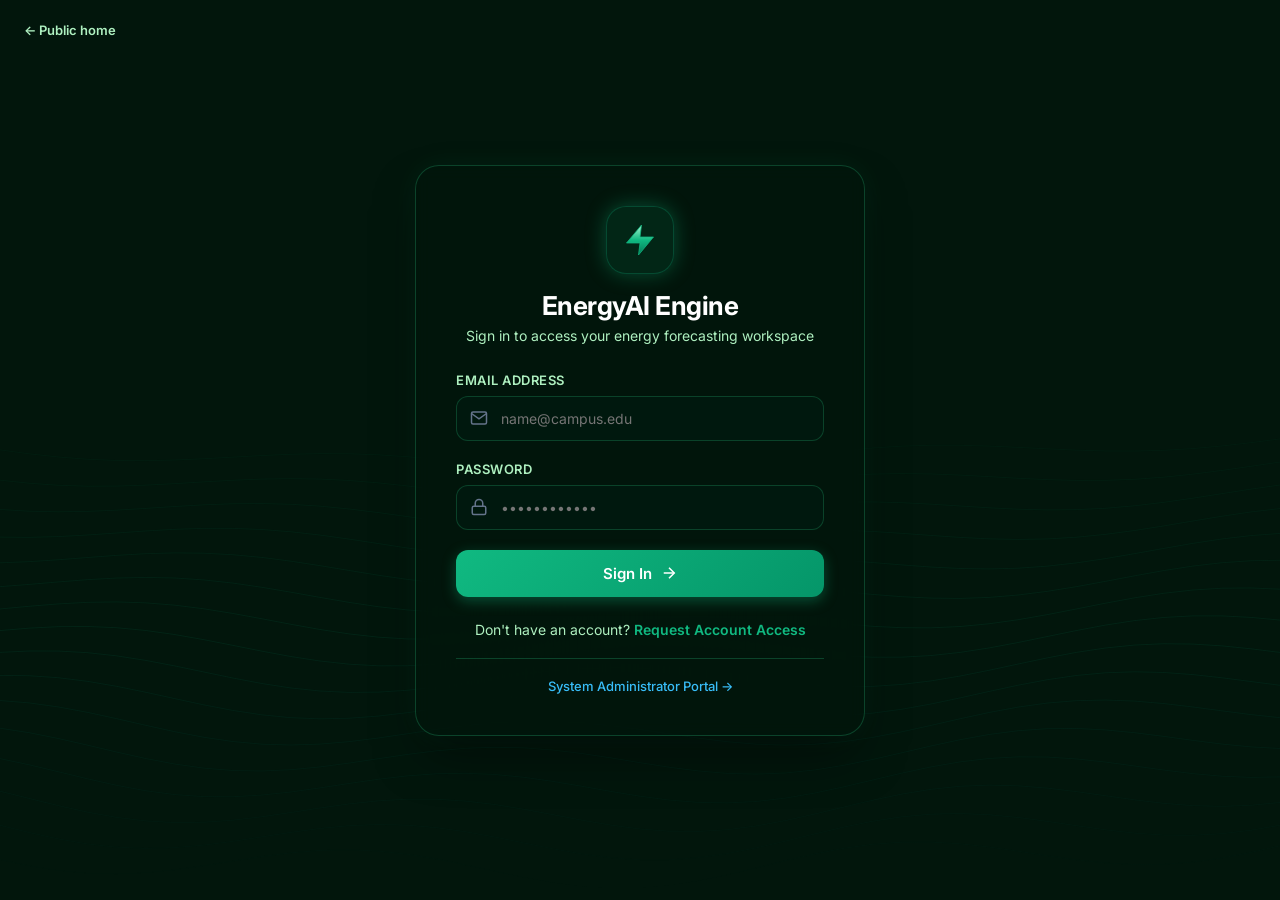
<file: Elec/frontend/login.html>
<!DOCTYPE html>
<html lang="en">
<head>
    <meta charset="UTF-8">
    <meta name="viewport" content="width=device-width, initial-scale=1.0">
    <title>Login - EnergyAI Forecasting Engine</title>
    <link href="https://fonts.googleapis.com/css2?family=Inter:wght@300;400;500;600;700&display=swap" rel="stylesheet">
    <style>
        :root {
            --bg-dark: #02160c;
            --card-bg: rgba(2, 22, 12, 0.38);
            --card-border: rgba(52, 232, 154, 0.22);
            --accent-primary: #10b981;
            --accent-glow: rgba(16, 185, 129, 0.35);
            --text-primary: #f8fafc;
            --text-secondary: #aef0c0;
            --text-muted: #64748b;
            --input-bg: rgba(2, 30, 18, 0.45);
            --input-border: rgba(52, 232, 154, 0.2);
            --error-bg: rgba(239, 68, 68, 0.15);
            --error-border: rgba(239, 68, 68, 0.4);
            --error-text: #fca5a5;
            --success-bg: rgba(16, 185, 129, 0.15);
            --success-border: rgba(16, 185, 129, 0.4);
            --success-text: #6ee7b7;
        }

        * {
            margin: 0;
            padding: 0;
            box-sizing: border-box;
        }

        body {
            font-family: 'Inter', sans-serif;
            background-color: var(--bg-dark);
            min-height: 100vh;
            display: flex;
            align-items: center;
            justify-content: center;
            padding: 24px;
            color: var(--text-primary);
            overflow-x: hidden;
        }

        #scene {
            position: fixed;
            inset: 0;
            width: 100vw;
            height: 100vh;
            display: block;
            z-index: 0;
            pointer-events: none;
            opacity: 0.6;
        }

        .login-card {
            position: relative;
            z-index: 1;
            background: var(--card-bg);
            backdrop-filter: blur(8px);
            -webkit-backdrop-filter: blur(8px);
            border: 1px solid var(--card-border);
            border-radius: 24px;
            box-shadow: 0 25px 50px -12px rgba(0, 0, 0, 0.5), 0 0 30px rgba(16, 185, 129, 0.08);
            width: 100%;
            max-width: 450px;
            padding: 40px;
            transition: transform 0.3s ease, box-shadow 0.3s ease;
        }

        .logo-box {
            text-align: center;
            margin-bottom: 28px;
        }

        .logo-icon {
            display: inline-flex;
            align-items: center;
            justify-content: center;
            width: 68px;
            height: 68px;
            border-radius: 20px;
            background: rgba(16, 185, 129, 0.1);
            border: 1px solid rgba(16, 185, 129, 0.25);
            box-shadow: 0 0 20px var(--accent-glow);
            margin-bottom: 16px;
        }

        .logo-box h1 {
            font-size: 26px;
            font-weight: 700;
            letter-spacing: -0.5px;
            color: #ffffff;
            margin-bottom: 6px;
        }

        .logo-box p {
            font-size: 14px;
            color: var(--text-secondary);
        }

        .public-home-link {
            position: fixed;
            top: 22px;
            left: 24px;
            z-index: 2;
            color: var(--text-secondary);
            font-size: 13px;
            font-weight: 600;
            text-decoration: none;
        }

        .public-home-link:hover {
            color: var(--text-primary);
        }

        .form-group {
            margin-bottom: 20px;
        }

        .form-group label {
            display: block;
            font-size: 13px;
            font-weight: 600;
            color: var(--text-secondary);
            margin-bottom: 8px;
            text-transform: uppercase;
            letter-spacing: 0.5px;
        }

        .input-wrapper {
            position: relative;
        }

        .input-wrapper svg {
            position: absolute;
            left: 14px;
            top: 50%;
            transform: translateY(-50%);
            color: var(--text-muted);
            transition: color 0.2s ease;
        }

        .form-control {
            width: 100%;
            padding: 13px 16px 13px 44px;
            background: var(--input-bg);
            border: 1px solid var(--input-border);
            border-radius: 12px;
            font-size: 14px;
            color: var(--text-primary);
            font-family: inherit;
            transition: all 0.25s ease;
        }

        .form-control:focus {
            outline: none;
            border-color: var(--accent-primary);
            box-shadow: 0 0 0 3px var(--accent-glow);
            background: rgba(30, 41, 59, 0.9);
        }

        .form-control:focus + svg {
            color: var(--accent-primary);
        }

        /* Bot Detection Honeypot (Hidden) */
        .hp-trap {
            opacity: 0;
            position: absolute;
            top: 0;
            left: 0;
            height: 0;
            width: 0;
            z-index: -1;
            pointer-events: none;
        }

        .btn-submit {
            width: 100%;
            padding: 14px;
            background: linear-gradient(135deg, #10b981 0%, #059669 100%);
            color: white;
            border: none;
            border-radius: 12px;
            font-size: 15px;
            font-weight: 600;
            cursor: pointer;
            font-family: inherit;
            box-shadow: 0 4px 14px var(--accent-glow);
            transition: all 0.25s ease;
            display: flex;
            align-items: center;
            justify-content: center;
            gap: 8px;
            margin-top: 8px;
        }

        .btn-submit:hover {
            transform: translateY(-1px);
            box-shadow: 0 6px 20px rgba(16, 185, 129, 0.4);
        }

        .form-toggle-bar {
            text-align: center;
            margin-top: 24px;
            font-size: 14px;
            color: var(--text-secondary);
        }

        .form-toggle-bar a {
            color: var(--accent-primary);
            text-decoration: none;
            font-weight: 600;
            transition: color 0.2s ease;
        }

        .form-toggle-bar a:hover {
            text-decoration: underline;
        }

        .admin-link-box {
            margin-top: 20px;
            padding-top: 16px;
            border-top: 1px solid var(--card-border);
            text-align: center;
        }

        .admin-link-box a {
            color: #38bdf8;
            font-size: 13px;
            text-decoration: none;
            font-weight: 500;
            display: inline-flex;
            align-items: center;
            gap: 6px;
        }

        .admin-link-box a:hover {
            text-decoration: underline;
        }

        .alert-banner {
            padding: 12px 16px;
            border-radius: 12px;
            font-size: 13px;
            margin-bottom: 20px;
            display: none;
            line-height: 1.5;
        }

        .alert-banner.error {
            background: var(--error-bg);
            border: 1px solid var(--error-border);
            color: var(--error-text);
        }

        .alert-banner.success {
            background: var(--success-bg);
            border: 1px solid var(--success-border);
            color: var(--success-text);
        }

        .alert-banner.warning {
            background: rgba(245, 158, 11, 0.15);
            border: 1px solid rgba(245, 158, 11, 0.4);
            color: #fde047;
        }
    </style>
</head>
<body>
    <canvas id="scene"></canvas>
    <a class="public-home-link" href="index.html">&larr; Public home</a>

    <div class="login-card">
        <div class="logo-box">
            <div class="logo-icon">
                <svg width="36" height="36" viewBox="0 0 24 24" fill="none" xmlns="http://www.w3.org/2000/svg">
                    <path d="M13 2L3 14h9l-1 8 10-12h-9l1-8z" fill="url(#boltGrad)" stroke="#10b981" stroke-width="0.5"/>
                    <defs>
                        <linearGradient id="boltGrad" x1="0%" y1="0%" x2="0%" y2="100%">
                            <stop offset="0%" stop-color="#a7f3d0"/>
                            <stop offset="50%" stop-color="#10b981"/>
                            <stop offset="100%" stop-color="#047857"/>
                        </linearGradient>
                    </defs>
                </svg>
            </div>
            <h1>EnergyAI Engine</h1>
            <p id="subTitleText">Sign in to access your energy forecasting workspace</p>
        </div>

        <div id="alertBanner" class="alert-banner"></div>

        <!-- Bot Detection Honeypot (Hidden) -->
        <input type="text" name="website_hp" id="website_hp" class="hp-trap" tabindex="-1" autocomplete="off">

        <!-- Sign In Form -->
        <form id="loginForm">
            <div class="form-group">
                <label for="loginEmail">Email Address</label>
                <div class="input-wrapper">
                    <input type="email" id="loginEmail" class="form-control" placeholder="name@campus.edu" required autocomplete="email">
                    <svg width="18" height="18" viewBox="0 0 24 24" fill="none" stroke="currentColor" stroke-width="2">
                        <path d="M4 4h16c1.1 0 2 .9 2 2v12c0 1.1-.9 2-2 2H4c-1.1 0-2-.9-2-2V6c0-1.1.9-2 2-2z"/>
                        <polyline points="22,6 12,13 2,6"/>
                    </svg>
                </div>
            </div>

            <div class="form-group">
                <label for="loginPassword">Password</label>
                <div class="input-wrapper">
                    <input type="password" id="loginPassword" class="form-control" placeholder="••••••••••••" required autocomplete="current-password">
                    <svg width="18" height="18" viewBox="0 0 24 24" fill="none" stroke="currentColor" stroke-width="2">
                        <rect x="3" y="11" width="18" height="11" rx="2" ry="2"/>
                        <path d="M7 11V7a5 5 0 0 1 10 0v4"/>
                    </svg>
                </div>
            </div>

            <button type="submit" id="loginSubmitBtn" class="btn-submit">
                <span>Sign In</span>
                <svg width="18" height="18" viewBox="0 0 24 24" fill="none" stroke="currentColor" stroke-width="2">
                    <line x1="5" y1="12" x2="19" y2="12"/>
                    <polyline points="12 5 19 12 12 19"/>
                </svg>
            </button>

            <div class="form-toggle-bar">
                Don't have an account? <a href="#" onclick="switchForm('signup'); return false;">Request Account Access</a>
            </div>
            <div class="admin-link-box">
                <a href="admin.html">System Administrator Portal →</a>
            </div>
        </form>

        <!-- Sign Up Form -->
        <form id="signupForm" style="display: none;">
            <div class="form-group">
                <label for="signupName">Full Name</label>
                <div class="input-wrapper">
                    <input type="text" id="signupName" class="form-control" placeholder="Campus Energy Manager" required>
                    <svg width="18" height="18" viewBox="0 0 24 24" fill="none" stroke="currentColor" stroke-width="2">
                        <path d="M20 21v-2a4 4 0 0 0-4-4H8a4 4 0 0 0-4 4v2"/>
                        <circle cx="12" cy="7" r="4"/>
                    </svg>
                </div>
            </div>

            <div class="form-group">
                <label for="signupEmail">Email Address</label>
                <div class="input-wrapper">
                    <input type="email" id="signupEmail" class="form-control" placeholder="user@campus.edu" required>
                    <svg width="18" height="18" viewBox="0 0 24 24" fill="none" stroke="currentColor" stroke-width="2">
                        <path d="M4 4h16c1.1 0 2 .9 2 2v12c0 1.1-.9 2-2 2H4c-1.1 0-2-.9-2-2V6c0-1.1.9-2 2-2z"/>
                        <polyline points="22,6 12,13 2,6"/>
                    </svg>
                </div>
            </div>

            <div class="form-group">
                <label for="signupPassword">Password</label>
                <div class="input-wrapper">
                    <input type="password" id="signupPassword" class="form-control" placeholder="Min. 6 characters" required minlength="6">
                    <svg width="18" height="18" viewBox="0 0 24 24" fill="none" stroke="currentColor" stroke-width="2">
                        <rect x="3" y="11" width="18" height="11" rx="2" ry="2"/>
                        <path d="M7 11V7a5 5 0 0 1 10 0v4"/>
                    </svg>
                </div>
            </div>

            <button type="submit" id="signupSubmitBtn" class="btn-submit">
                <span>Submit Account Registration</span>
            </button>

            <div class="form-toggle-bar">
                Already have an approved account? <a href="#" onclick="switchForm('login'); return false;">Sign In</a>
            </div>
        </form>
    </div>

    <script src="config.js?v=20260806"></script>
    <script>
        const AUTH_KEYS = {
            users: 'users',
            currentUser: 'currentUser',
            returnTo: 'returnTo',
        };

        const ADMIN_EMAIL = 'admin@energy.ai';

        function safeReadJson(key, fallback) {
            try {
                const raw = localStorage.getItem(key);
                if (!raw) return fallback;
                return JSON.parse(raw);
            } catch (_) {
                return fallback;
            }
        }

        function safeWriteJson(key, value) {
            localStorage.setItem(key, JSON.stringify(value));
        }

        function normalizeUser(user) {
            if (!user || typeof user !== 'object') return null;
            const email = String(user.email || '').trim().toLowerCase();
            if (!email) return null;

            const role = String(user.role || (email === ADMIN_EMAIL ? 'admin' : 'user')).trim().toLowerCase();
            return {
                id: user.id || `USR-${Math.floor(Math.random() * 89999 + 10000)}`,
                name: String(user.name || 'User').trim() || 'User',
                email,
                password: String(user.password || ''),
                status: String(user.status || 'pending').trim().toLowerCase(),
                role,
                created: user.created || new Date().toISOString(),
                lastLogin: user.lastLogin || null,
            };
        }

        function loadUsers() {
            const users = safeReadJson(AUTH_KEYS.users, []);
            if (!Array.isArray(users)) return [];
            const normalized = users.map(normalizeUser).filter(Boolean);
            if (normalized.length !== users.length) {
                safeWriteJson(AUTH_KEYS.users, normalized);
            }
            return normalized;
        }

        function saveUsers(users) {
            safeWriteJson(AUTH_KEYS.users, users.map(normalizeUser).filter(Boolean));
        }

        function seedDefaultUsers() {
            const users = loadUsers();
            let changed = false;

            let admin = users.find(u => u.email === ADMIN_EMAIL);
            if (!admin) {
                users.push(normalizeUser({
                    id: 'USR-10001',
                    name: 'Admin User',
                    email: ADMIN_EMAIL,
                    password: 'admin123',
                    status: 'approved',
                    role: 'admin',
                    created: new Date().toISOString(),
                }));
                changed = true;
            }

            if (users.length === 1) {
                users.push(normalizeUser({
                    id: 'USR-10002',
                    name: 'Sample Approved User',
                    email: 'user@example.edu',
                    password: 'password123',
                    status: 'approved',
                    role: 'user',
                    created: new Date().toISOString(),
                }));
                changed = true;
            }

            if (changed) {
                saveUsers(users);
            }
        }

        function validReturnPage() {
            const page = localStorage.getItem(AUTH_KEYS.returnTo) || 'dashboard.html';
            const allowed = new Set(['dashboard.html', 'analytics.html', 'reports.html', 'settings.html', 'models.html']);
            return allowed.has(page) ? page : 'dashboard.html';
        }

        function updateSubmitState(formId, buttonId, isLoading, loadingText, idleText) {
            const form = document.getElementById(formId);
            const btn = document.getElementById(buttonId);
            if (!form || !btn) return;
            const controls = form.querySelectorAll('input, button, select, textarea');
            controls.forEach(el => {
                if (el !== btn) el.disabled = isLoading;
            });
            btn.disabled = isLoading;
            btn.textContent = isLoading ? loadingText : idleText;
        }

        function showAlert(msg, type = 'error') {
            const banner = document.getElementById('alertBanner');
            banner.textContent = msg;
            banner.className = `alert-banner ${type}`;
            banner.style.display = 'block';
        }

        function hideAlert() {
            document.getElementById('alertBanner').style.display = 'none';
        }

        function switchForm(target) {
            const loginForm = document.getElementById('loginForm');
            const signupForm = document.getElementById('signupForm');
            const title = document.getElementById('subTitleText');

            hideAlert();

            if (target === 'signup') {
                loginForm.style.display = 'none';
                signupForm.style.display = 'block';
                title.textContent = 'Register an account for admin approval';
            } else {
                signupForm.style.display = 'none';
                loginForm.style.display = 'block';
                title.textContent = 'Sign in to access your energy forecasting workspace';
            }
        }

        // ============================================================
        // SIGNUP SUBMISSION
        // ============================================================
        document.getElementById('signupForm').addEventListener('submit', (e) => {
            e.preventDefault();

            // Honeypot Trap Check
            if (document.getElementById('website_hp').value !== '') {
                showAlert('Bot activity detected. Submission blocked.', 'error');
                return;
            }

            const name = document.getElementById('signupName').value.trim();
            const email = document.getElementById('signupEmail').value.trim().toLowerCase();
            const password = document.getElementById('signupPassword').value;

            // Retrieve registered users
            const users = loadUsers();

            if (users.some(u => u.email.toLowerCase() === email)) {
                showAlert('An account with this email already exists.', 'error');
                return;
            }

            // Add new user in 'pending' status
            users.push(normalizeUser({
                id: 'USR-' + Math.floor(Math.random() * 89999 + 10000),
                name,
                email,
                password,
                status: 'pending',
                role: 'user',
                created: new Date().toISOString(),
            }));

            saveUsers(users);

            showAlert('Account registered successfully! Pending Administrator approval.', 'success');
            document.getElementById('signupForm').reset();

            setTimeout(() => {
                switchForm('login');
            }, 2500);
        });

        // ============================================================
        // LOGIN SUBMISSION
        // ============================================================
        document.getElementById('loginForm').addEventListener('submit', (e) => {
            e.preventDefault();

            // Honeypot Trap
            if (document.getElementById('website_hp').value !== '') {
                showAlert('Bot activity detected. Access denied.', 'error');
                return;
            }

            const email = document.getElementById('loginEmail').value.trim().toLowerCase();
            const password = document.getElementById('loginPassword').value;

            const users = loadUsers();
            const user = users.find(u => u.email.toLowerCase() === email && u.password === password);

            if (!user) {
                showAlert('Invalid email or password.', 'error');
                return;
            }

            // Check User Status
            if (user.status === 'pending') {
                showAlert('Your account is awaiting Administrator approval. Please check back later.', 'warning');
                return;
            }

            if (user.status === 'rejected') {
                showAlert('Access Denied. Your account registration was rejected by the Administrator.', 'error');
                return;
            }

            // Successful Login
            user.lastLogin = new Date().toISOString();
            saveUsers(users);
            safeWriteJson(AUTH_KEYS.currentUser, {
                id: user.id,
                name: user.name,
                email: user.email,
                status: user.status,
                role: user.role,
            });
            showAlert('Login successful! Redirecting to workspace...', 'success');

            const returnTo = user.role === 'admin' ? 'models.html' : validReturnPage();
            localStorage.removeItem(AUTH_KEYS.returnTo);

            setTimeout(() => {
                window.location.href = returnTo;
            }, 1000);
        });

        seedDefaultUsers();

        const requestedMode = new URLSearchParams(window.location.search).get('mode');
        switchForm(requestedMode === 'signup' ? 'signup' : 'login');
    </script>
    <script>
        (() => {
            const canvas = document.getElementById('scene');
            const context = canvas.getContext('2d', { alpha: true });
            const reducedMotion = window.matchMedia('(prefers-reduced-motion: reduce)');
            let width = 0;
            let height = 0;
            let animationFrame = 0;
            let startTime = performance.now();

            function resize() {
                const ratio = Math.min(window.devicePixelRatio || 1, 1.5);
                width = window.innerWidth;
                height = window.innerHeight;
                canvas.width = Math.round(width * ratio);
                canvas.height = Math.round(height * ratio);
                canvas.style.width = `${width}px`;
                canvas.style.height = `${height}px`;
                context.setTransform(ratio, 0, 0, ratio, 0, 0);
            }

            function draw(timestamp) {
                const time = reducedMotion.matches ? 0 : (timestamp - startTime) / 1000;
                context.clearRect(0, 0, width, height);

                const gradient = context.createLinearGradient(0, height * 0.35, 0, height);
                gradient.addColorStop(0, 'rgba(16, 185, 129, 0)');
                gradient.addColorStop(0.55, 'rgba(16, 185, 129, 0.14)');
                gradient.addColorStop(1, 'rgba(6, 182, 212, 0)');

                context.lineWidth = 1;
                context.strokeStyle = gradient;
                const lines = width < 700 ? 10 : 16;
                const points = width < 700 ? 28 : 44;

                for (let row = 0; row < lines; row += 1) {
                    context.beginPath();
                    for (let point = 0; point <= points; point += 1) {
                        const x = (point / points) * width;
                        const baseY = height * 0.5 + row * (height * 0.03);
                        const wave = Math.sin(point * 0.34 + row * 0.42 + time * 0.32) * (9 + row * 0.6);
                        const swell = Math.sin(point * 0.1 - time * 0.18) * 16;
                        const y = baseY + wave + swell;
                        if (point === 0) context.moveTo(x, y);
                        else context.lineTo(x, y);
                    }
                    context.stroke();
                }

                if (!reducedMotion.matches && !document.hidden) {
                    animationFrame = requestAnimationFrame(draw);
                }
            }

            function restart() {
                cancelAnimationFrame(animationFrame);
                draw(performance.now());
            }

            window.addEventListener('resize', () => {
                resize();
                restart();
            }, { passive: true });
            reducedMotion.addEventListener?.('change', restart);
            document.addEventListener('visibilitychange', restart);
            resize();
            restart();
        })();
    </script>
</body>
</html>
</file>
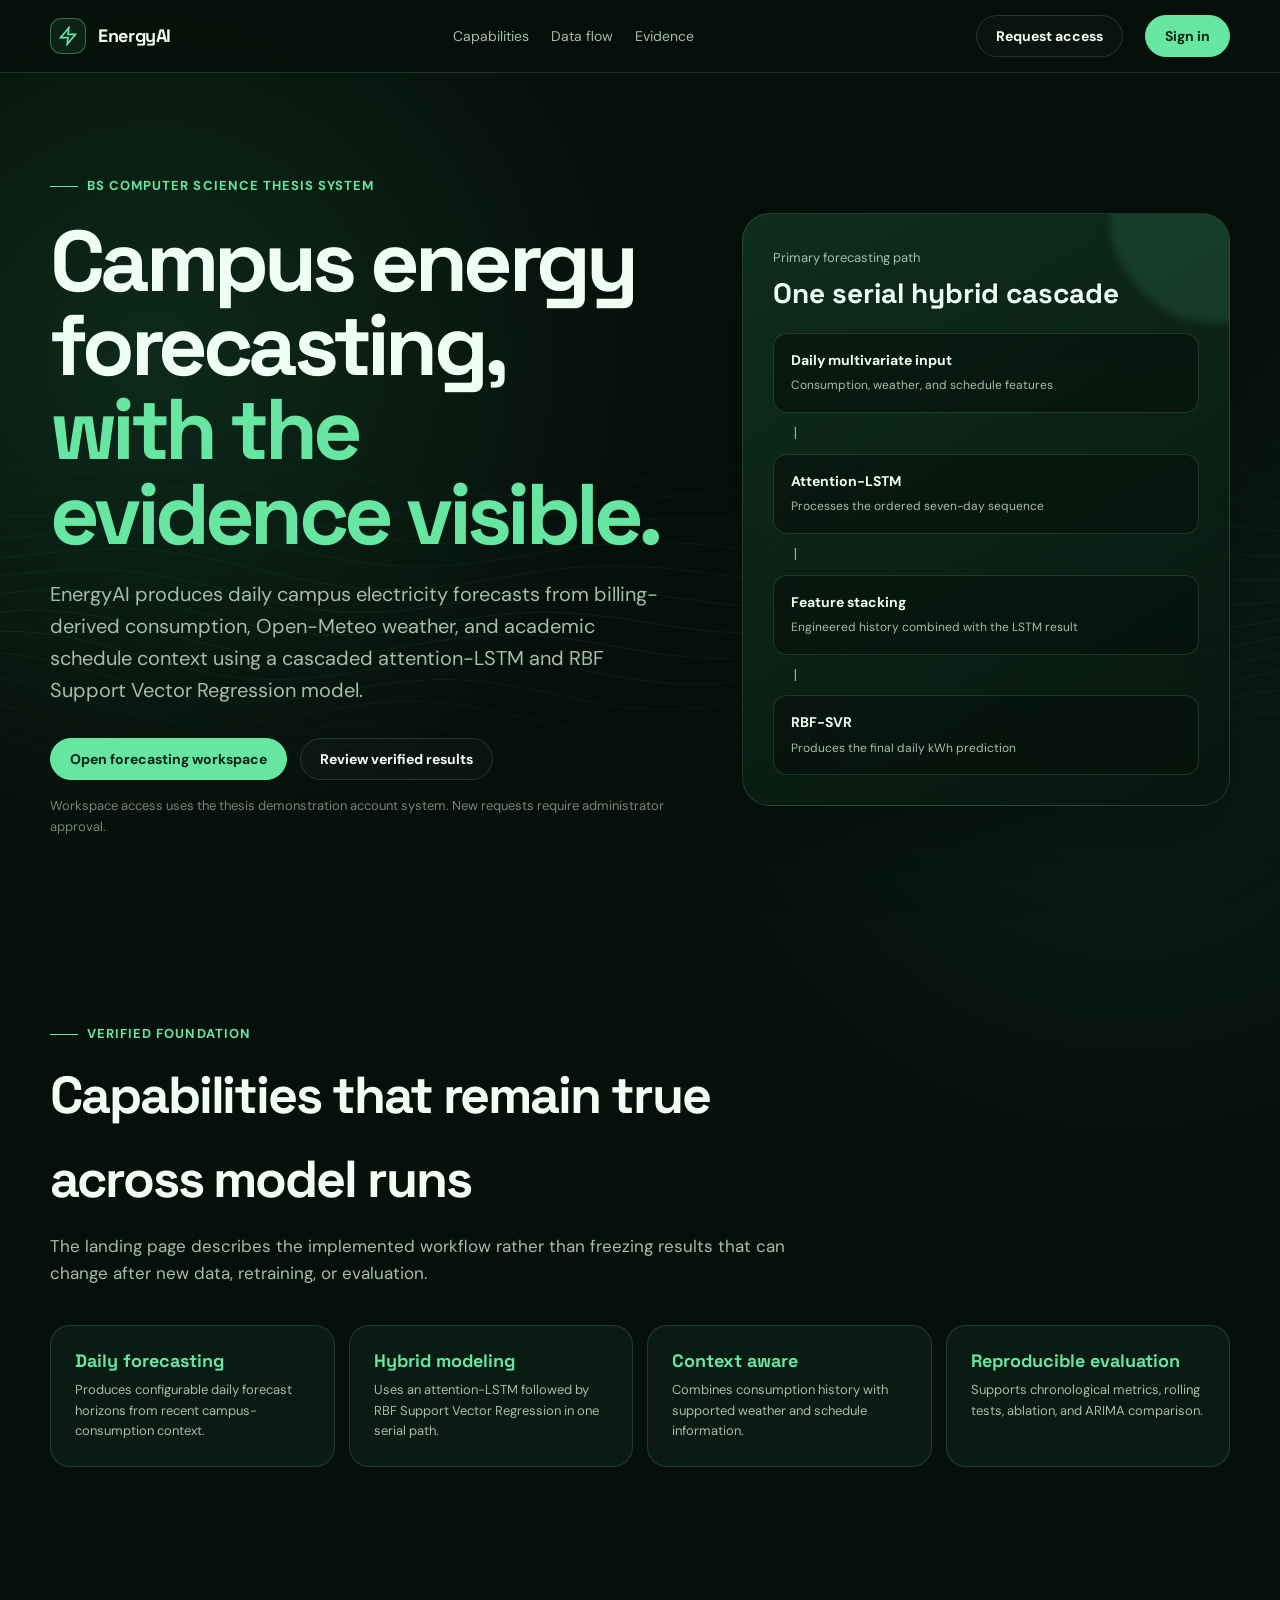
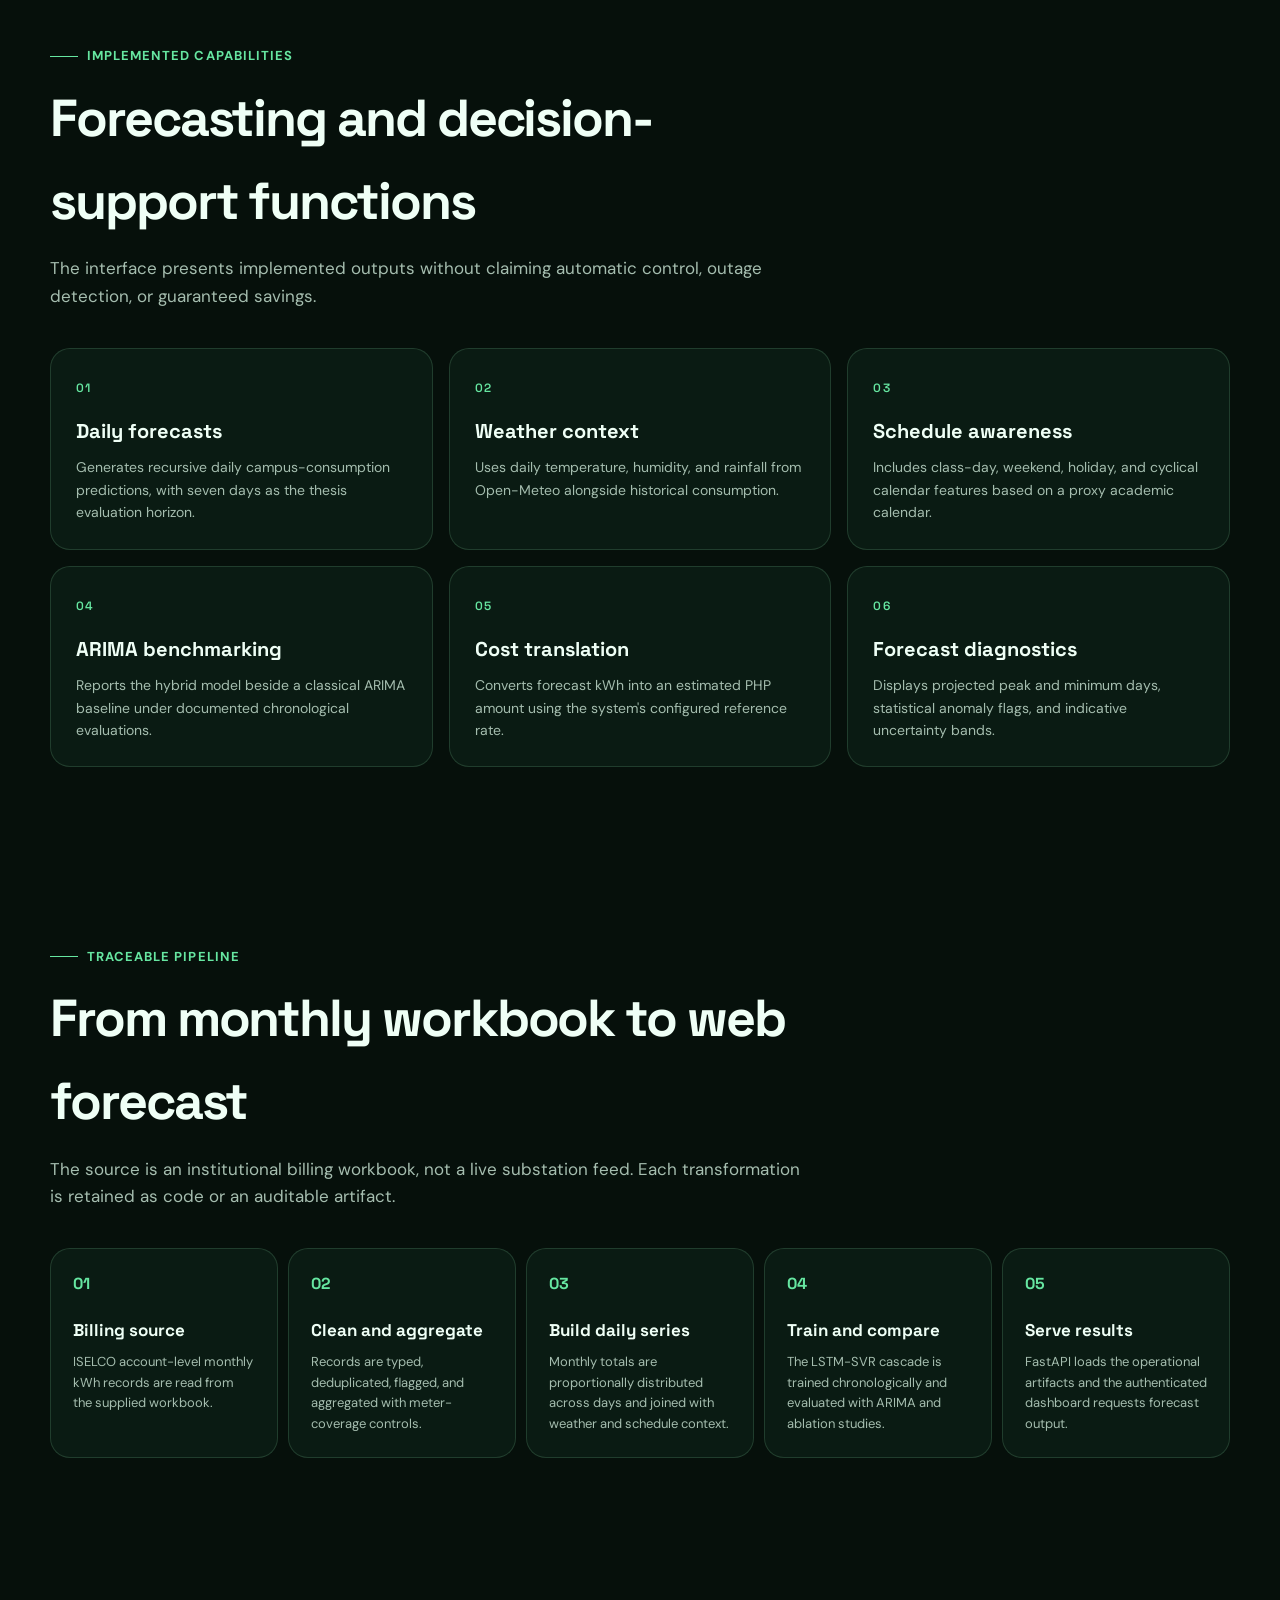
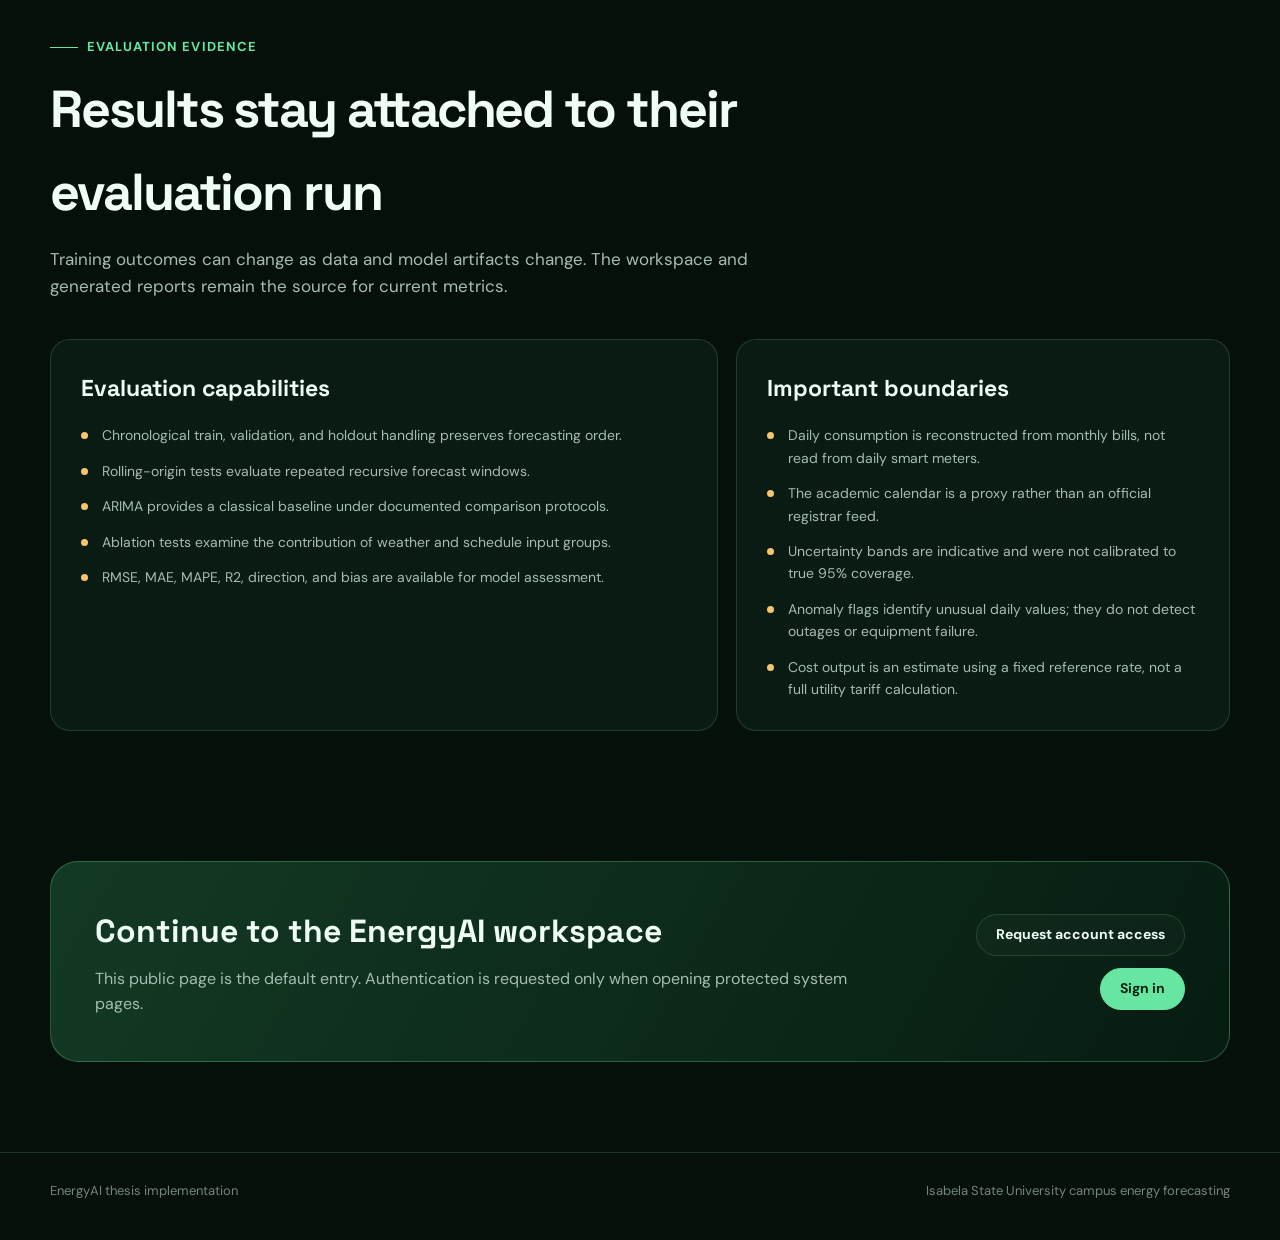
<file: Elec/frontend/models.html>
<!DOCTYPE html>
<html lang="en">
<head>
    <meta charset="UTF-8">
    <meta name="viewport" content="width=device-width, initial-scale=1.0">
    <meta http-equiv="Cache-Control" content="no-store, no-cache, must-revalidate, max-age=0">
    <meta http-equiv="Pragma" content="no-cache">
    <title>Models - EnergyAI</title>
    <link href="https://fonts.googleapis.com/css2?family=Inter:wght@300;400;500;600;700&display=swap" rel="stylesheet">
    <link rel="stylesheet" href="dashboard.css?v=4">
</head>
<body>
    <aside class="sidebar" id="sidebar">
        <div class="sidebar-header">
            <div class="logo">
                <svg width="40" height="40" viewBox="0 0 24 24" fill="none" xmlns="http://www.w3.org/2000/svg">
                    <defs>
                        <linearGradient id="boltGradient" x1="0%" y1="0%" x2="0%" y2="100%">
                            <stop offset="0%" style="stop-color:#86efac;stop-opacity:1" />
                            <stop offset="50%" style="stop-color:#10b981;stop-opacity:1" />
                            <stop offset="100%" style="stop-color:#047857;stop-opacity:1" />
                        </linearGradient>
                        <filter id="glow">
                            <feGaussianBlur stdDeviation="1.5" result="coloredBlur"/>
                            <feMerge>
                                <feMergeNode in="coloredBlur"/>
                                <feMergeNode in="SourceGraphic"/>
                            </feMerge>
                        </filter>
                    </defs>
                    <path d="M13 2L3 14h9l-1 8 10-12h-9l1-8z" 
                          fill="url(#boltGradient)" 
                          stroke="#047857" 
                          stroke-width="0.5"
                          filter="url(#glow)"/>
                </svg>
                <span>EnergyAI</span>
            </div>
            <div class="sidebar-controls">
                <button class="sidebar-control-btn" onclick="toggleSidebar()" title="Toggle sidebar">
                    <svg width="18" height="18" viewBox="0 0 24 24" fill="none" stroke="currentColor" stroke-width="2" stroke-linecap="round" stroke-linejoin="round">
                        <line x1="3" y1="6" x2="21" y2="6"/>
                        <line x1="3" y1="12" x2="21" y2="12"/>
                        <line x1="3" y1="18" x2="21" y2="18"/>
                    </svg>
                </button>
            </div>
        </div>
        <nav class="sidebar-nav">
            <a href="dashboard.html" class="nav-item"><svg width="20" height="20" viewBox="0 0 24 24" fill="none" stroke="currentColor" stroke-width="2"><rect x="3" y="3" width="7" height="7"/><rect x="14" y="3" width="7" height="7"/><rect x="14" y="14" width="7" height="7"/><rect x="3" y="14" width="7" height="7"/></svg><span>Dashboard</span></a>
            <a href="analytics.html" class="nav-item"><svg width="20" height="20" viewBox="0 0 24 24" fill="none" stroke="currentColor" stroke-width="2"><polyline points="22 12 18 12 15 21 9 3 6 12 2 12"/></svg><span>Analytics</span></a>
            <a href="reports.html" class="nav-item"><svg width="20" height="20" viewBox="0 0 24 24" fill="none" stroke="currentColor" stroke-width="2"><path d="M14 2H6a2 2 0 0 0-2 2v16a2 2 0 0 0 2 2h12a2 2 0 0 0 2-2V8z"/><polyline points="14 2 14 8 20 8"/><line x1="16" y1="13" x2="8" y2="13"/><line x1="16" y1="17" x2="8" y2="17"/></svg><span>Reports</span></a>
            <a href="settings.html" class="nav-item"><svg width="20" height="20" viewBox="0 0 24 24" fill="none" stroke="currentColor" stroke-width="2" stroke-linecap="round" stroke-linejoin="round"><circle cx="12" cy="12" r="3"></circle><path d="M19.4 15a1.65 1.65 0 0 0 .33 1.82l.06.06a2 2 0 0 1 0 2.83 2 2 0 0 1-2.83 0l-.06-.06a1.65 1.65 0 0 0-1.82-.33 1.65 1.65 0 0 0-1 1.51V21a2 2 0 0 1-2 2 2 2 0 0 1-2-2v-.09A1.65 1.65 0 0 0 9 19.4a1.65 1.65 0 0 0-1.82.33l-.06.06a2 2 0 0 1-2.83 0 2 2 0 0 1 0-2.83l.06-.06a1.65 1.65 0 0 0 .33-1.82 1.65 1.65 0 0 0-1.51-1H3a2 2 0 0 1-2-2 2 2 0 0 1 2-2h.09A1.65 1.65 0 0 0 4.6 9a1.65 1.65 0 0 0-.33-1.82l-.06-.06a2 2 0 0 1 0-2.83 2 2 0 0 1 2.83 0l.06.06a1.65 1.65 0 0 0 1.82.33H9a1.65 1.65 0 0 0 1-1.51V3a2 2 0 0 1 2-2 2 2 0 0 1 2 2v.09a1.65 1.65 0 0 0 1 1.51 1.65 1.65 0 0 0 1.82-.33l.06-.06a2 2 0 0 1 2.83 0 2 2 0 0 1 0 2.83l-.06.06a1.65 1.65 0 0 0-.33 1.82V9a1.65 1.65 0 0 0 1.51 1H21a2 2 0 0 1 2 2 2 2 0 0 1-2 2h-.09a1.65 1.65 0 0 0-1.51 1z"></path></svg><span>Settings</span></a>
            <a href="models.html" class="nav-item active"><svg width="20" height="20" viewBox="0 0 24 24" fill="none" stroke="currentColor" stroke-width="2"><path d="M12 3l8 4.5v9L12 21l-8-4.5v-9L12 3z"/><path d="M12 3v18"/><path d="M4 7.5l8 4.5 8-4.5"/></svg><span>Models</span></a>
            <a href="index.html" class="nav-item"><svg width="20" height="20" viewBox="0 0 24 24" fill="none" stroke="currentColor" stroke-width="2" stroke-linecap="round" stroke-linejoin="round"><path d="M3 9l9-7 9 7v11a2 2 0 0 1-2 2H5a2 2 0 0 1-2-2z"/><polyline points="9 22 9 12 15 12 15 22"/></svg><span>Public Home</span></a>
            <button onclick="simpleLogout()" class="nav-item" style="background:none; border:none; color:#ef4444; width:100%; text-align:left; cursor:pointer;">
                <svg width="20" height="20" viewBox="0 0 24 24" fill="none" stroke="#ef4444" stroke-width="2">
                    <path d="M9 21H5a2 2 0 0 1-2-2V5a2 2 0 0 1 2-2h4"/>
                    <polyline points="16 17 21 12 16 7"/>
                    <line x1="21" y1="12" x2="9" y2="12"/>
                </svg>
                <span style="color:#ef4444; font-weight:600;">Sign Out</span>
            </button>
        </nav>
        <div class="sidebar-footer">
            <div class="user-profile">
                <div class="avatar">AD</div>
                <div class="user-info">
                    <div class="user-name">Admin User</div>
                    <div class="user-role">Administrator</div>
                </div>
            </div>
        </div>
    </aside>

    <!-- Expand Button (shown when sidebar is minimized) -->
    <button class="sidebar-expand-btn" id="sidebarExpandBtn" onclick="toggleSidebar()" title="Expand sidebar">
        <svg width="20" height="20" viewBox="0 0 24 24" fill="none" stroke="currentColor" stroke-width="2" stroke-linecap="round" stroke-linejoin="round">
            <line x1="3" y1="6" x2="21" y2="6"/>
            <line x1="3" y1="12" x2="21" y2="12"/>
            <line x1="3" y1="18" x2="21" y2="18"/>
        </svg>
    </button>

    <main class="main-content">
        <header class="header">
            <div class="header-left">
                <h1>Model Comparison</h1>
                <p class="subtitle">Proposed hybrid LSTM-SVM vs the LSTM baseline and ARIMA on the identical holdout window</p>
            </div>
            <div class="header-right">
                <button class="btn-icon" id="themeToggle" onclick="toggleTheme()">
                    <svg id="sunIcon" width="20" height="20" viewBox="0 0 24 24" fill="none" stroke="currentColor" stroke-width="2">
                        <circle cx="12" cy="12" r="5"/>
                        <line x1="12" y1="1" x2="12" y2="3"/>
                        <line x1="12" y1="21" x2="12" y2="23"/>
                        <line x1="4.22" y1="4.22" x2="5.64" y2="5.64"/>
                        <line x1="18.36" y1="18.36" x2="19.78" y2="19.78"/>
                        <line x1="1" y1="12" x2="3" y2="12"/>
                        <line x1="21" y1="12" x2="23" y2="12"/>
                        <line x1="4.22" y1="19.78" x2="5.64" y2="18.36"/>
                        <line x1="18.36" y1="5.64" x2="19.78" y2="4.22"/>
                    </svg>
                    <svg id="moonIcon" width="20" height="20" viewBox="0 0 24 24" fill="none" stroke="currentColor" stroke-width="2" style="display: none;">
                        <path d="M21 12.79A9 9 0 1 1 11.21 3 7 7 0 0 0 21 12.79z"/>
                    </svg>
                </button>
            </div>
        </header>

        <div class="content-grid">
            <div class="card" style="grid-column: span 6;">
                <div class="card-header">
                    <h3>Operational Model</h3>
                </div>
                <div class="card-body">
                    <div id="techMetricsSource" style="margin: 0 0 12px; font-size: 12px; color: var(--text-secondary); line-height: 1.5;">Waiting for the operational model…</div>
                    <div class="metrics-grid">
                        <div class="metric-item">
                            <div class="metric-label">RMSE</div>
                            <div class="metric-value" id="techRmse">—</div>
                        </div>
                        <div class="metric-item">
                            <div class="metric-label">MAE</div>
                            <div class="metric-value" id="techMae">—</div>
                        </div>
                        <div class="metric-item">
                            <div class="metric-label">MAPE</div>
                            <div class="metric-value" id="techMape">—</div>
                        </div>
                        <div class="metric-item">
                            <div class="metric-label">R² Score</div>
                            <div class="metric-value" id="techR2">—</div>
                        </div>
                    </div>
                </div>
            </div>

            <div class="card" style="grid-column: span 6;">
                <div class="card-header">
                    <h3>Evaluation Metrics</h3>
                </div>
                <div class="card-body">
                    <div style="margin-bottom: 20px;">
                        <div style="display: flex; justify-content: space-between; margin-bottom: 8px;">
                            <span style="font-size: 14px;">RMSE</span>
                            <span id="evalRmseValue" style="font-weight: 600;">—</span>
                        </div>
                        <div style="background: var(--bg-tertiary); height: 8px; border-radius: 4px; overflow: hidden;">
                            <div id="evalRmseBar" style="background: #10b981; height: 100%; width: 0%; transition: width 0.3s ease;"></div>
                        </div>
                    </div>
                    <div style="margin-bottom: 20px;">
                        <div style="display: flex; justify-content: space-between; margin-bottom: 8px;">
                            <span style="font-size: 14px;">MAE</span>
                            <span id="evalMaeValue" style="font-weight: 600;">—</span>
                        </div>
                        <div style="background: var(--bg-tertiary); height: 8px; border-radius: 4px; overflow: hidden;">
                            <div id="evalMaeBar" style="background: #14b8a6; height: 100%; width: 0%; transition: width 0.3s ease;"></div>
                        </div>
                    </div>
                    <div>
                        <div style="display: flex; justify-content: space-between; margin-bottom: 8px;">
                            <span style="font-size: 14px;">R² Score</span>
                            <span id="evalR2Value" style="font-weight: 600;">—</span>
                        </div>
                        <div style="background: var(--bg-tertiary); height: 8px; border-radius: 4px; overflow: hidden;">
                            <div id="evalR2Bar" style="background: #22c55e; height: 100%; width: 0%; transition: width 0.3s ease;"></div>
                        </div>
                    </div>
                    <div style="margin-top: 16px; padding: 12px 14px; background: var(--bg-tertiary); border-radius: 8px; font-size: 12px; color: var(--text-secondary); line-height: 1.5;">
                        <strong style="color: var(--text-primary);">Legend:</strong> lower RMSE/MAE is better; higher R² is better. There is no universal target; thresholds depend on data scale. The thesis targets are evaluated per protocol in the generated reports.
                    </div>
                </div>
            </div>

            <div class="card" style="grid-column: span 12;">
                <div class="card-header">
                    <h3>Technical Model Catalog — Hybrid LSTM-SVM vs Baseline Methods</h3>
                    <span class="badge success" id="modelCatalogBadge">Loading...</span>
                </div>
                <div class="card-body">
                    <p style="margin: 0 0 16px; color: var(--text-secondary); line-height: 1.6;">
                        Live comparison of the proposed hybrid LSTM-SVM against the standalone LSTM baseline and the ARIMA comparison model — all trained on the same chronological block and scored on the same validation days.
                    </p>
                    <table style="width: 100%; border-collapse: collapse;">
                        <thead>
                            <tr style="border-bottom: 1px solid var(--border-color); text-align: left;">
                                <th style="padding: 12px; font-size: 13px; color: var(--text-secondary);">Model Name</th>
                                <th style="padding: 12px; font-size: 13px; color: var(--text-secondary);">Type</th>
                                <th style="padding: 12px; font-size: 13px; color: var(--text-secondary);">RMSE</th>
                                <th style="padding: 12px; font-size: 13px; color: var(--text-secondary);">MAE</th>
                                <th style="padding: 12px; font-size: 13px; color: var(--text-secondary);">R² Score</th>
                                <th style="padding: 12px; font-size: 13px; color: var(--text-secondary);">Improvement vs ARIMA</th>
                                <th style="padding: 12px; font-size: 13px; color: var(--text-secondary);">Status</th>
                            </tr>
                        </thead>
                        <tbody id="modelCatalogTableBody">
                            <tr>
                                <td colspan="7" style="padding: 40px; text-align: center; color: var(--text-secondary);">
                                    Waiting for the backend operational comparison (Hybrid LSTM-SVM vs baseline methods)…
                                </td>
                            </tr>
                        </tbody>
                    </table>
                    
                    <!-- Performance Insight -->
                    <div id="catalogInsight" style="margin-top: 16px; padding: 16px; background: var(--bg-tertiary); border-radius: 8px; border-left: 4px solid #94a3b8; display: none;">
                        <div style="display: flex; align-items: start; gap: 12px;">
                            <svg width="24" height="24" viewBox="0 0 24 24" fill="none" stroke="currentColor" stroke-width="2" style="flex-shrink: 0;">
                                <circle cx="12" cy="12" r="10"/>
                                <line x1="12" y1="16" x2="12" y2="12"/>
                                <line x1="12" y1="8" x2="12.01" y2="8"/>
                            </svg>
                            <div style="flex: 1;">
                                <div style="font-weight: 600; margin-bottom: 4px;">Model Insight</div>
                                <div id="catalogInsightText" style="font-size: 14px; color: var(--text-secondary); line-height: 1.6;">
                                    Comparing multiple models helps identify which approach works best for your data.
                                </div>
                            </div>
                        </div>
                    </div>

                    <!-- Comparison Scope -->
                    <div style="margin-top: 16px; padding: 12px; background: var(--bg-tertiary); border-radius: 6px; font-size: 12px; color: var(--text-secondary); line-height: 1.6;">
                        <strong style="color: var(--text-primary);">Comparison Scope (Thesis Evidence):</strong>
                        <ul style="margin: 8px 0 0 0; padding-left: 20px;">
                            <li><strong>Hybrid LSTM-SVM:</strong> the proposed model &mdash; attention-LSTM feature extraction with the RBF-SVM cascade refinement (<code>models/ops/daily</code>)</li>
                            <li><strong>LSTM (Baseline):</strong> the standalone attention-LSTM component &mdash; identical architecture, training data, and holdout window, without passing the result to the SVM cascade</li>
                            <li><strong>ARIMA:</strong> classical statistical comparison model, order selected via AIC, re-estimated on the same holdout window</li>
                        </ul>
                        All three methods are trained on the identical chronological train block and scored on the identical holdout window. The Improvement column expresses each method's RMSE reduction relative to the ARIMA baseline.
                    </div>
                </div>
            </div>

        </div>
    </main>

    <script src="config.js?v=20260806"></script>
    <script src="auth.js?v=20260805c"></script>
    <script src="dashboard-fixed.js?v=20260704"></script>
    <script>
        function apiUrl(path) {
            if (window.EnergyAIConfig && typeof window.EnergyAIConfig.apiUrl === 'function') {
                return window.EnergyAIConfig.apiUrl(path);
            }
            const cleaned = path.startsWith('/') ? path : `/${path}`;
            return `http://localhost:8000${cleaned}`;
        }

        async function fetchJsonTimeout(url, ms) {
            const controller = new AbortController();
            const timer = setTimeout(() => controller.abort(), ms);
            try {
                const res = await fetch(url, { signal: controller.signal });
                if (!res.ok) return null;
                return await res.json().catch(() => null);
            } catch (_) {
                return null;
            } finally {
                clearTimeout(timer);
            }
        }

        function updateEvaluationMetrics(metrics, sourceLabel) {
            const rmse = Number(metrics?.RMSE || 0);
            const mae = Number(metrics?.MAE || 0);
            const r2 = Number(metrics?.R2 || 0);

            document.getElementById('evalRmseValue').textContent = `${rmse.toFixed(2)}`;
            document.getElementById('evalMaeValue').textContent = `${mae.toFixed(2)}`;
            document.getElementById('evalR2Value').textContent = `${r2.toFixed(2)}`;

            document.getElementById('techRmse').textContent = `${rmse.toFixed(2)} kWh`;
            document.getElementById('techMae').textContent = `${mae.toFixed(2)} kWh`;
            document.getElementById('techMape').textContent = `${Number(metrics?.MAPE || 0).toFixed(2)}%`;
            document.getElementById('techR2').textContent = r2.toFixed(2);

            const sourceEl = document.getElementById('techMetricsSource');
            if (sourceEl) {
                sourceEl.textContent = sourceLabel || '';
            }

            const rmseBar = document.getElementById('evalRmseBar');
            const maeBar = document.getElementById('evalMaeBar');
            const r2Bar = document.getElementById('evalR2Bar');

            const rmsePercent = Math.max(5, Math.min(95, 100 - (rmse / 100 * 100)));
            const maePercent = Math.max(5, Math.min(95, 100 - (mae / 100 * 100)));
            const r2Percent = Math.max(5, Math.min(98, r2 * 100));

            if (rmseBar) rmseBar.style.width = `${rmsePercent}%`;
            if (maeBar) maeBar.style.width = `${maePercent}%`;
            if (r2Bar) r2Bar.style.width = `${r2Percent}%`;
        }

        function updateModelCatalog(hybridMetrics, arimaMetrics, arimaDetails, sourceLabel, lstmMetrics) {
            try {
                if (!hybridMetrics || !arimaMetrics) return;

                const hybridRMSE = Number(hybridMetrics.RMSE || 0);
                const hybridMAE = Number(hybridMetrics.MAE || 0);
                const hybridR2 = Number(hybridMetrics.R2 || 0);
                const arimaRMSE = Number(arimaMetrics.RMSE || 0);
                const arimaMAE = Number(arimaMetrics.MAE || 0);
                const arimaR2 = Number(arimaMetrics.R2 || 0);

                const rmseReduction = arimaRMSE > 0 ? ((arimaRMSE - hybridRMSE) / arimaRMSE * 100) : 0;
                const r2Gain = hybridR2 - arimaR2;

                const improvementVsArima = rmse => arimaRMSE > 0
                    ? ((arimaRMSE - rmse) / arimaRMSE * 100)
                    : 0;

                const models = [
                    {
                        name: 'Hybrid LSTM-SVM (Current)',
                        type: 'Proposed Model',
                        rmse: hybridRMSE,
                        mae: hybridMAE,
                        r2: hybridR2,
                        improvement: improvementVsArima(hybridRMSE),
                        status: 'Active',
                        isCurrent: true
                    },
                    {
                        name: 'ARIMA',
                        type: 'Comparison Model',
                        rmse: arimaRMSE,
                        mae: arimaMAE,
                        r2: arimaR2,
                        improvement: improvementVsArima(arimaRMSE),
                        status: arimaDetails?.used_fallback ? 'Fallback' : 'Reference'
                    }
                ];

                if (lstmMetrics) {
                    const lstmRMSE = Number(lstmMetrics.RMSE || 0);
                    models.push({
                        name: 'LSTM (Baseline)',
                        type: 'Baseline Model',
                        rmse: lstmRMSE,
                        mae: Number(lstmMetrics.MAE || 0),
                        r2: Number(lstmMetrics.R2 || 0),
                        improvement: improvementVsArima(lstmRMSE),
                        status: 'Reference'
                    });
                }

                models.sort((a, b) => b.r2 - a.r2);

                const tbody = document.getElementById('modelCatalogTableBody');
                let html = '';

                models.forEach(model => {
                    const rowStyle = model.isCurrent
                        ? 'border-bottom: 1px solid var(--border-color); background: rgba(16, 185, 129, 0.05);'
                        : 'border-bottom: 1px solid var(--border-color);';

                    const nameStyle = model.isCurrent ? 'font-weight: 600; color: #10b981;' : 'font-weight: 500;';
                    const statusBadge = model.isCurrent
                        ? '<span class="badge success">Active</span>'
                        : `<span class="badge" style="background: var(--gray-100); color: var(--text-secondary);">${model.status}</span>`;

                    const improvementText = model.improvement > 0
                        ? `+${model.improvement.toFixed(1)}%`
                        : `${model.improvement.toFixed(1)}%`;

                    const improvementColor = model.improvement > 0
                        ? '#10b981'
                        : (model.improvement < 0 ? '#ef4444' : '#94a3b8');
                    const improvementStyle = model.isCurrent
                        ? `font-weight: 700; color: ${improvementColor};`
                        : `font-weight: 600; color: ${improvementColor};`;

                    html += `
                        <tr style="${rowStyle}">
                            <td style="padding: 16px; ${nameStyle}">${model.name}</td>
                            <td style="padding: 16px;">${model.type}</td>
                            <td style="padding: 16px;">${model.rmse.toFixed(2)} kWh</td>
                            <td style="padding: 16px;">${model.mae.toFixed(2)} kWh</td>
                            <td style="padding: 16px; font-weight: 600;">${model.r2.toFixed(3)}</td>
                            <td style="padding: 16px; ${improvementStyle}">${improvementText}</td>
                            <td style="padding: 16px;">${statusBadge}</td>
                        </tr>
                    `;
                });

                tbody.innerHTML = html;

                const badge = document.getElementById('modelCatalogBadge');
                if (rmseReduction > 0) {
                    badge.textContent = `Hybrid: ${rmseReduction.toFixed(1)}% lower RMSE than ARIMA`;
                    badge.className = 'badge success';
                } else {
                    badge.textContent = `ARIMA: ${Math.abs(rmseReduction).toFixed(1)}% lower RMSE than the hybrid`;
                    badge.className = 'badge';
                    badge.style.background = '#94a3b8';
                    badge.style.color = '#fff';
                }

                const insightDiv = document.getElementById('catalogInsight');
                const insightText = document.getElementById('catalogInsightText');
                const orderText = arimaDetails?.order ? ` (order ${arimaDetails.order.join(',')})` : '';

                insightDiv.style.display = 'block';
                insightDiv.style.borderLeftColor = rmseReduction > 0 ? '#10b981' : '#ef4444';

                const lead = rmseReduction > 0
                    ? `<strong style="color: #10b981;">Hybrid leads:</strong> the hybrid achieves ${rmseReduction.toFixed(1)}% lower RMSE than ARIMA${orderText} on the same window (R\u00b2 ${hybridR2.toFixed(3)} vs ${arimaR2.toFixed(3)}, gain ${r2Gain.toFixed(3)}).`
                    : `<strong style="color: #ef4444;">ARIMA leads:</strong> ARIMA${orderText} achieves ${Math.abs(rmseReduction).toFixed(1)}% lower RMSE than the hybrid on the same window (R\u00b2 ${arimaR2.toFixed(3)} vs ${hybridR2.toFixed(3)}).`;

                let lstmLead = '';
                if (lstmMetrics && Number(lstmMetrics.RMSE) > 0) {
                    const lstmRMSE = Number(lstmMetrics.RMSE);
                    const lstmReduction = (lstmRMSE - hybridRMSE) / lstmRMSE * 100;
                    lstmLead = lstmReduction >= 0
                        ? ` Against the standalone LSTM baseline, the SVM cascade contributes ${lstmReduction.toFixed(1)}% lower RMSE (${hybridRMSE.toFixed(2)} vs ${lstmRMSE.toFixed(2)} kWh).`
                        : ` The standalone LSTM baseline achieves ${Math.abs(lstmReduction).toFixed(1)}% lower RMSE than the hybrid.`;
                }

                insightText.innerHTML = `${lead}${lstmLead} Source: ${sourceLabel || 'backend'}.`;

            } catch (error) {
                console.warn('Error updating model catalog:', error);
            }
        }

        async function hydrateOperationalMetrics() {
            const sourceEl = document.getElementById('techMetricsSource');
            const badge = document.getElementById('modelCatalogBadge');

            const metricsPayload = await fetchJsonTimeout(apiUrl('/metrics'), 4000);
            if (!metricsPayload || !metricsPayload.is_trained) {
                if (sourceEl) {
                    sourceEl.textContent = 'Backend unreachable — operational metrics unavailable. Start daily_api.py to view the served model.';
                }
                if (badge) badge.textContent = 'Backend offline';
                return;
            }

            const validationMetrics = metricsPayload.validation_metrics
                || (metricsPayload.ops && metricsPayload.ops.validation_metrics);
            const trainedAt = metricsPayload.last_trained
                ? String(metricsPayload.last_trained).split('T')[0]
                : 'n/a';
            const sourceText = metricsPayload.model_source === 'ops_disk'
                ? `Operational model (models/ops/daily), trained ${trainedAt} — one-step validation on the training block`
                : `In-memory model from a /train-daily run, trained ${trainedAt} — not the served operational model`;

            if (validationMetrics) {
                updateEvaluationMetrics(validationMetrics, sourceText);
            } else if (sourceEl) {
                sourceEl.textContent = sourceText;
            }

            const comparisonPayload = await fetchJsonTimeout(apiUrl('/baseline-comparison'), 6000);
            const comparison = comparisonPayload?.baseline_comparison;
            if (comparison && comparison.metrics && comparison.metrics.hybrid && comparison.metrics.arima) {
                const sourceLabel = comparisonPayload.comparison_source === 'ops_model_live_evaluation'
                    ? 'live operational evaluation on bill-anchored data'
                    : 'latest training run';
                updateModelCatalog(
                    comparison.metrics.hybrid,
                    comparison.metrics.arima,
                    comparison.arima_details || {},
                    sourceLabel,
                    comparison.metrics.lstm || null
                );
            } else if (badge) {
                badge.textContent = 'Comparison unavailable';
            }
        }

        window.addEventListener('load', () => {
            if (!window.EnergyAIAuth || !window.EnergyAIAuth.isAdmin) {
                window.location.href = 'dashboard.html';
                return;
            }
            hydrateOperationalMetrics();
        });

        window.addEventListener('energyai:model-updated', hydrateOperationalMetrics);
        window.addEventListener('storage', event => {
            if (event.key === 'energyai.shared.dailyModel') {
                hydrateOperationalMetrics();
            }
        });
    </script>
</body>
</html>
</file>
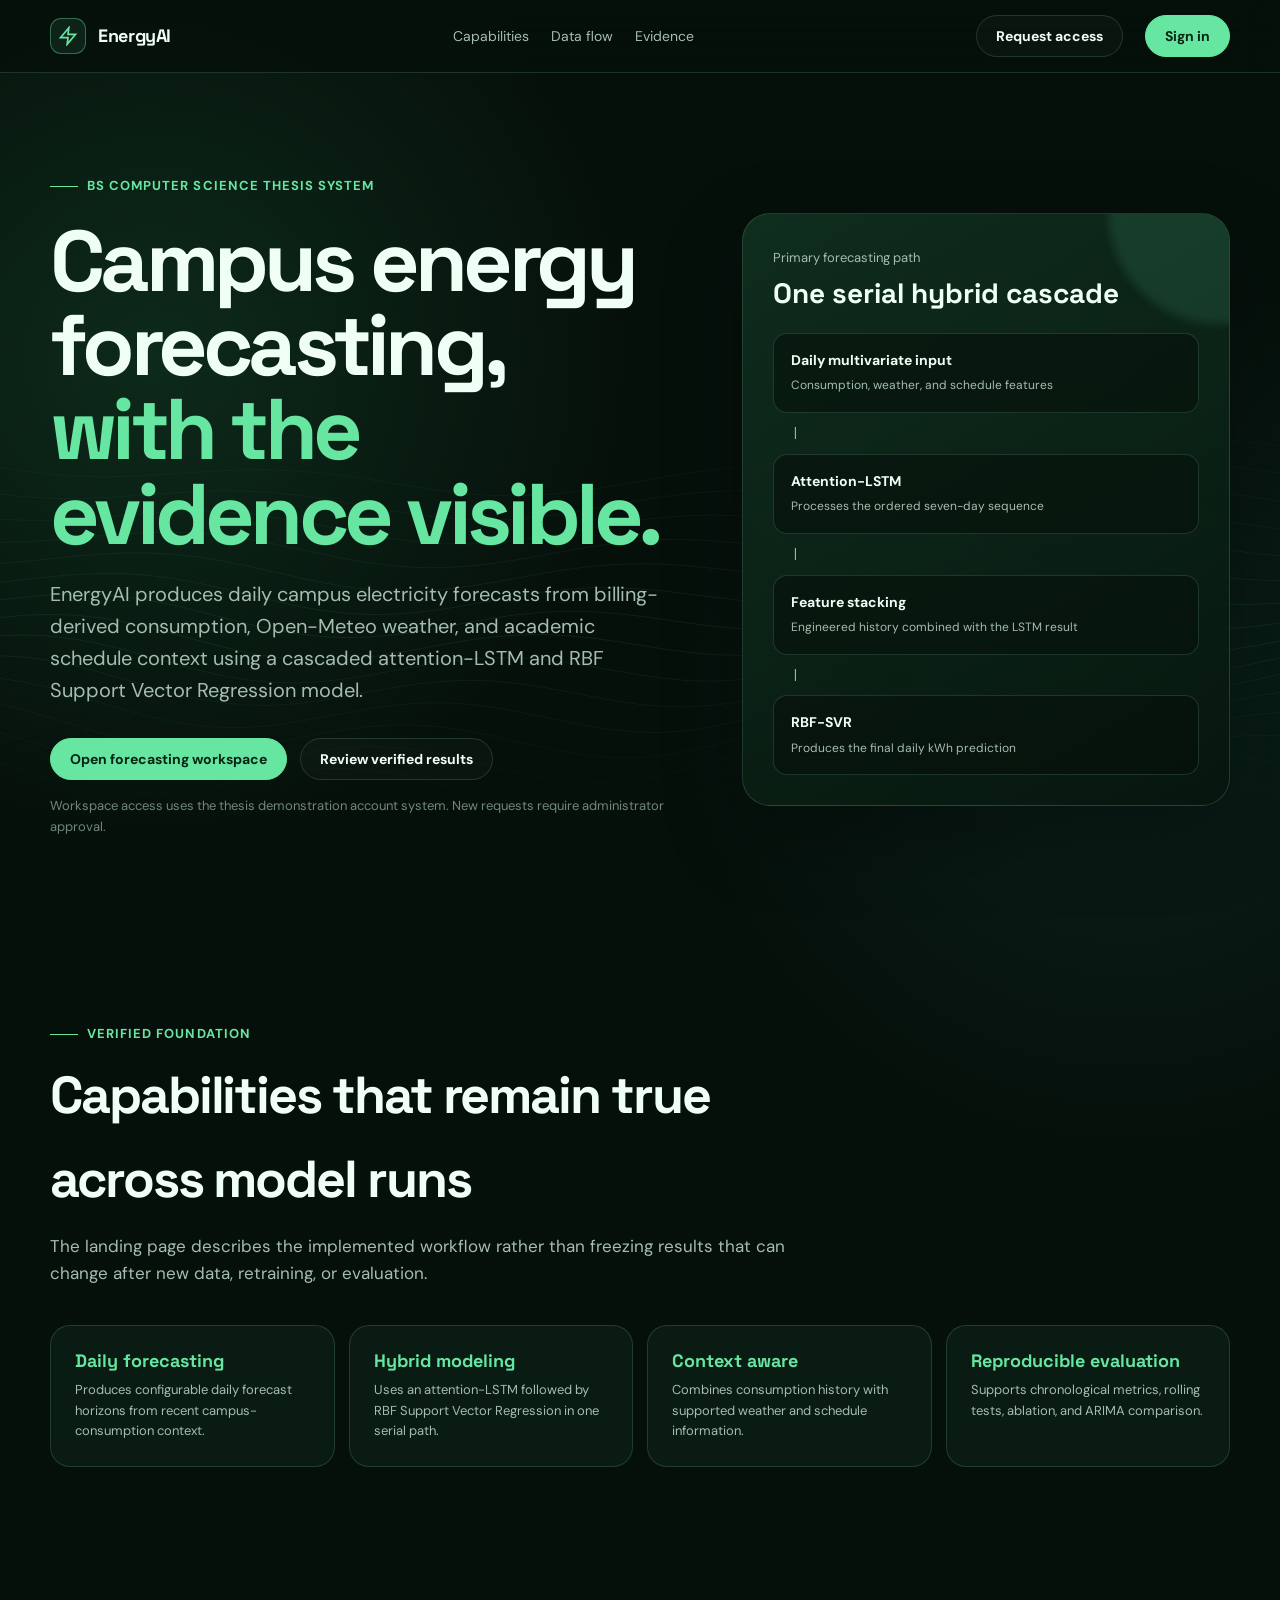
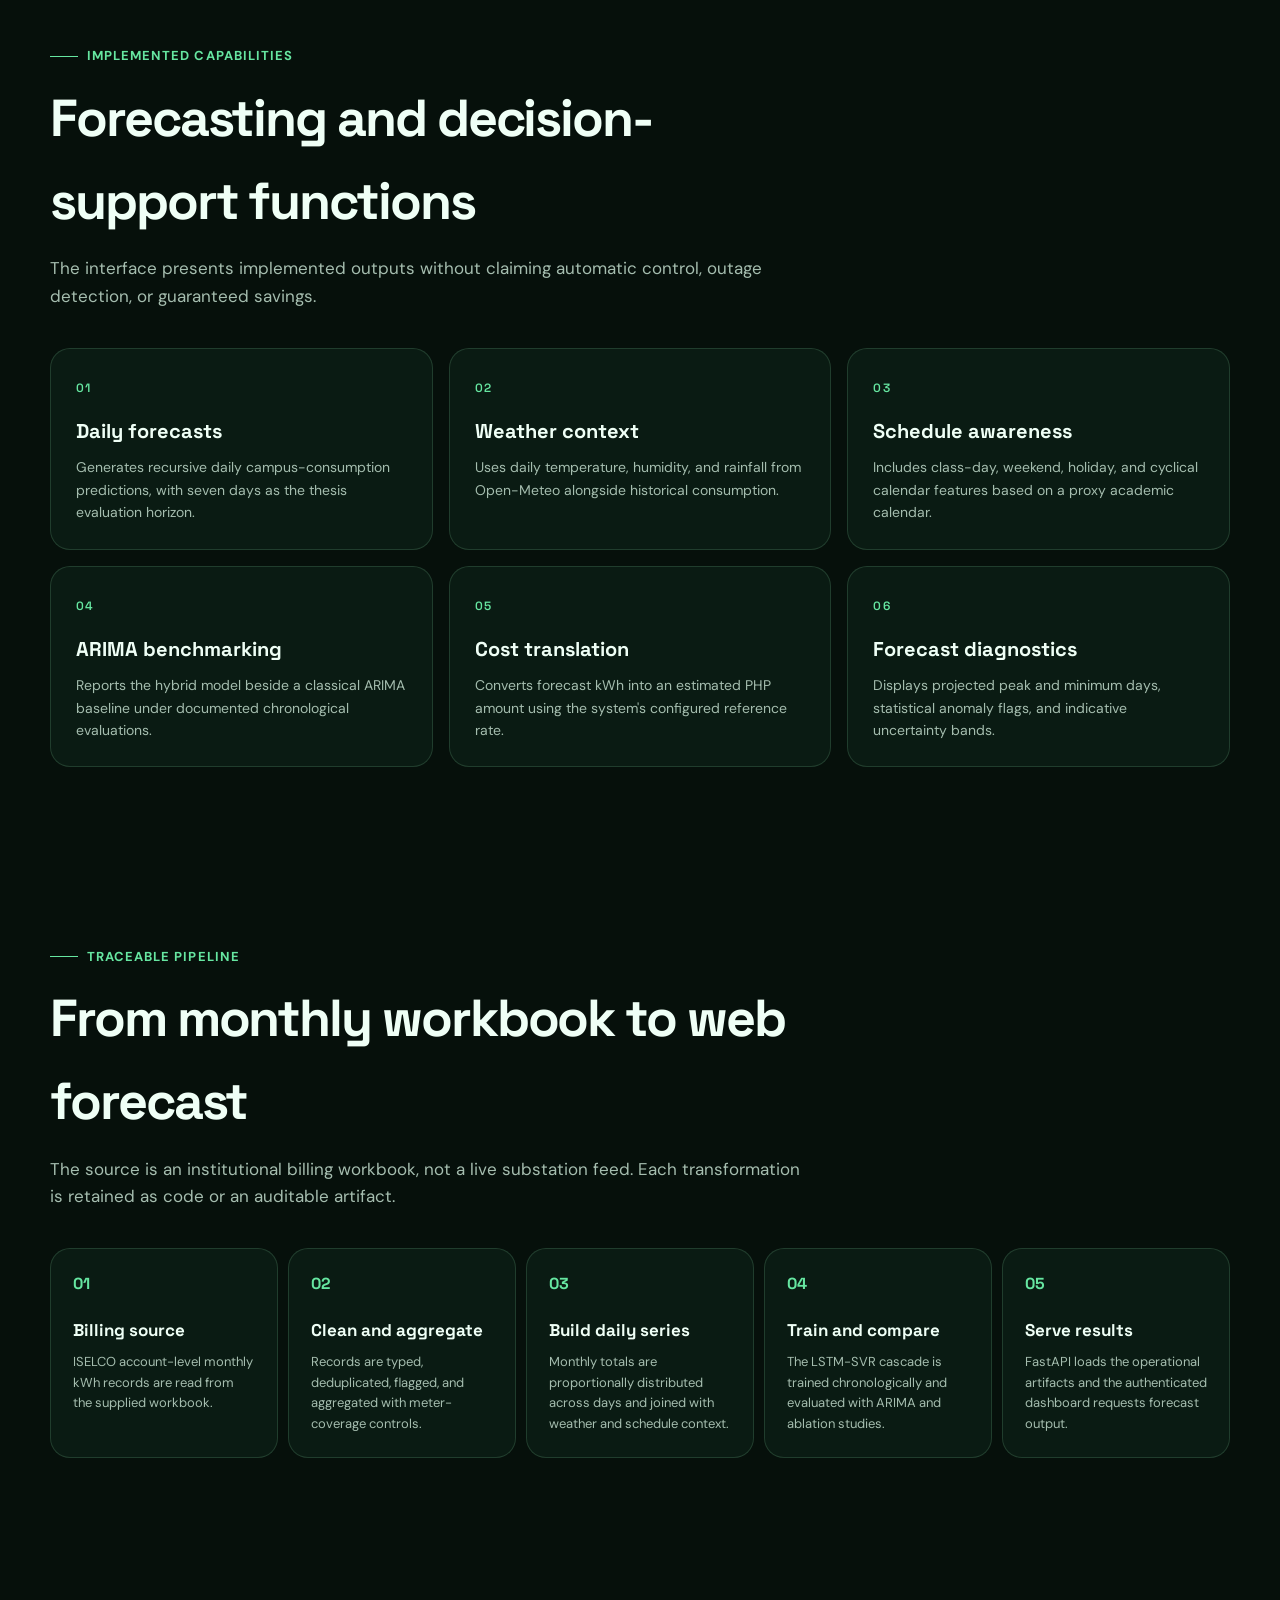
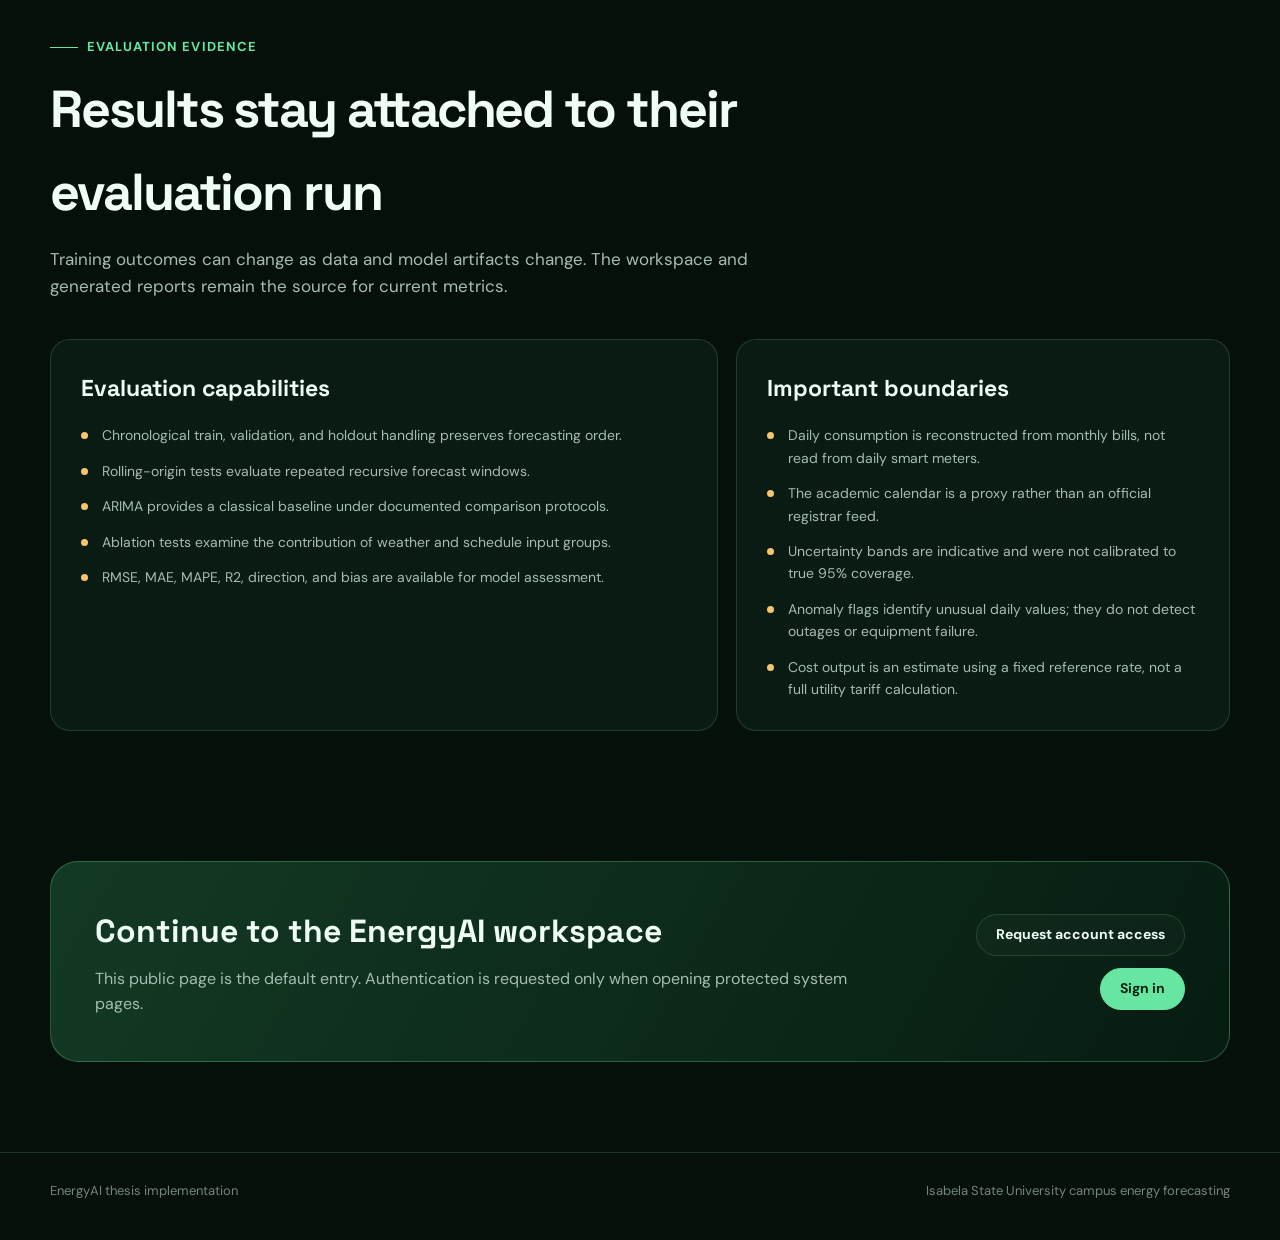
<file: Elec/frontend/reports.html>
<!DOCTYPE html>
<html lang="en">
<head>
    <meta charset="UTF-8">
    <meta name="viewport" content="width=device-width, initial-scale=1.0">
    <meta http-equiv="Cache-Control" content="no-store, no-cache, must-revalidate, max-age=0">
    <meta http-equiv="Pragma" content="no-cache">
    <title>Reports - EnergyAI</title>
    <link href="https://fonts.googleapis.com/css2?family=Inter:wght@300;400;500;600;700&display=swap" rel="stylesheet">
    <link rel="stylesheet" href="dashboard.css?v=4">
</head>
<body>
    <aside class="sidebar" id="sidebar">
        <div class="sidebar-header">
            <div class="logo">
                <svg width="40" height="40" viewBox="0 0 24 24" fill="none" xmlns="http://www.w3.org/2000/svg">
                    <defs>
                        <linearGradient id="boltGradient" x1="0%" y1="0%" x2="0%" y2="100%">
                            <stop offset="0%" style="stop-color:#86efac;stop-opacity:1" />
                            <stop offset="50%" style="stop-color:#10b981;stop-opacity:1" />
                            <stop offset="100%" style="stop-color:#047857;stop-opacity:1" />
                        </linearGradient>
                        <filter id="glow">
                            <feGaussianBlur stdDeviation="1.5" result="coloredBlur"/>
                            <feMerge>
                                <feMergeNode in="coloredBlur"/>
                                <feMergeNode in="SourceGraphic"/>
                            </feMerge>
                        </filter>
                    </defs>
                    <path d="M13 2L3 14h9l-1 8 10-12h-9l1-8z" 
                          fill="url(#boltGradient)" 
                          stroke="#047857" 
                          stroke-width="0.5"
                          filter="url(#glow)"/>
                </svg>
                <span>EnergyAI</span>
            </div>
            <div class="sidebar-controls">
                <button class="sidebar-control-btn" onclick="toggleSidebar()" title="Toggle sidebar">
                    <svg width="18" height="18" viewBox="0 0 24 24" fill="none" stroke="currentColor" stroke-width="2" stroke-linecap="round" stroke-linejoin="round">
                        <line x1="3" y1="6" x2="21" y2="6"/>
                        <line x1="3" y1="12" x2="21" y2="12"/>
                        <line x1="3" y1="18" x2="21" y2="18"/>
                    </svg>
                </button>
            </div>
        </div>
        <nav class="sidebar-nav">
            <a href="dashboard.html" class="nav-item"><svg width="20" height="20" viewBox="0 0 24 24" fill="none" stroke="currentColor" stroke-width="2"><rect x="3" y="3" width="7" height="7"/><rect x="14" y="3" width="7" height="7"/><rect x="14" y="14" width="7" height="7"/><rect x="3" y="14" width="7" height="7"/></svg><span>Dashboard</span></a>
            <a href="analytics.html" class="nav-item"><svg width="20" height="20" viewBox="0 0 24 24" fill="none" stroke="currentColor" stroke-width="2"><polyline points="22 12 18 12 15 21 9 3 6 12 2 12"/></svg><span>Analytics</span></a>
            <a href="reports.html" class="nav-item active">
                <svg width="20" height="20" viewBox="0 0 24 24" fill="none" stroke="currentColor" stroke-width="2">
                    <path d="M14 2H6a2 2 0 0 0-2 2v16a2 2 0 0 0 2 2h12a2 2 0 0 0 2-2V8z"/>
                    <polyline points="14 2 14 8 20 8"/>
                    <line x1="16" y1="13" x2="8" y2="13"/>
                    <line x1="16" y1="17" x2="8" y2="17"/>
                    <polyline points="10 9 9 9 8 9"/>
                </svg>
                <span>Reports</span>
            </a>
            <a href="settings.html" class="nav-item">
                <svg width="20" height="20" viewBox="0 0 24 24" fill="none" stroke="currentColor" stroke-width="2" stroke-linecap="round" stroke-linejoin="round">
                    <circle cx="12" cy="12" r="3"></circle>
                    <path d="M19.4 15a1.65 1.65 0 0 0 .33 1.82l.06.06a2 2 0 0 1 0 2.83 2 2 0 0 1-2.83 0l-.06-.06a1.65 1.65 0 0 0-1.82-.33 1.65 1.65 0 0 0-1 1.51V21a2 2 0 0 1-2 2 2 2 0 0 1-2-2v-.09A1.65 1.65 0 0 0 9 19.4a1.65 1.65 0 0 0-1.82.33l-.06.06a2 2 0 0 1-2.83 0 2 2 0 0 1 0-2.83l.06-.06a1.65 1.65 0 0 0 .33-1.82 1.65 1.65 0 0 0-1.51-1H3a2 2 0 0 1-2-2 2 2 0 0 1 2-2h.09A1.65 1.65 0 0 0 4.6 9a1.65 1.65 0 0 0-.33-1.82l-.06-.06a2 2 0 0 1 0-2.83 2 2 0 0 1 2.83 0l.06.06a1.65 1.65 0 0 0 1.82.33H9a1.65 1.65 0 0 0 1-1.51V3a2 2 0 0 1 2-2 2 2 0 0 1 2 2v.09a1.65 1.65 0 0 0 1 1.51 1.65 1.65 0 0 0 1.82-.33l.06-.06a2 2 0 0 1 2.83 0 2 2 0 0 1 0 2.83l-.06.06a1.65 1.65 0 0 0-.33 1.82V9a1.65 1.65 0 0 0 1.51 1H21a2 2 0 0 1 2 2 2 2 0 0 1-2 2h-.09a1.65 1.65 0 0 0-1.51 1z"></path>
                </svg>
                <span>Settings</span>
            </a>
            <button onclick="simpleLogout()" class="nav-item" style="background:none; border:none; color:#ef4444; width:100%; text-align:left; cursor:pointer;">
                <svg width="20" height="20" viewBox="0 0 24 24" fill="none" stroke="#ef4444" stroke-width="2">
                    <path d="M9 21H5a2 2 0 0 1-2-2V5a2 2 0 0 1 2-2h4"/>
                    <polyline points="16 17 21 12 16 7"/>
                    <line x1="21" y1="12" x2="9" y2="12"/>
                </svg>
                <span style="color:#ef4444; font-weight:600;">Sign Out</span>
            </button>
        </nav>
        <div class="sidebar-footer">
            <div class="user-profile">
                <div class="avatar">US</div>
                <div class="user-info">
                    <div class="user-name">User Account</div>
                </div>
            </div>
        </div>
    </aside>

    <!-- Expand Button (shown when sidebar is minimized) -->
    <button class="sidebar-expand-btn" id="sidebarExpandBtn" onclick="toggleSidebar()" title="Expand sidebar">
        <svg width="20" height="20" viewBox="0 0 24 24" fill="none" stroke="currentColor" stroke-width="2" stroke-linecap="round" stroke-linejoin="round">
            <line x1="3" y1="6" x2="21" y2="6"/>
            <line x1="3" y1="12" x2="21" y2="12"/>
            <line x1="3" y1="18" x2="21" y2="18"/>
        </svg>
    </button>

    <main class="main-content">
        <div class="card" style="margin-bottom: 20px;">
            <div class="card-body" style="padding: 18px 20px;">
                <p style="margin: 0; color: var(--text-secondary); line-height: 1.6;">
                    Report generation is a demonstration placeholder in this thesis build. Scheduled delivery,
                    PDF export, and automatic emails are not implemented; the buttons below open previews only.
                </p>
            </div>
        </div>

        <header class="header">
            <div class="header-left">
                <h1>Reports</h1>
                <p class="subtitle">Preview report templates based on current model data</p>
            </div>
            <div class="header-right">
                <button class="btn-icon" id="themeToggle" onclick="toggleTheme()">
                    <svg id="sunIcon" width="20" height="20" viewBox="0 0 24 24" fill="none" stroke="currentColor" stroke-width="2">
                        <circle cx="12" cy="12" r="5"/>
                        <line x1="12" y1="1" x2="12" y2="3"/>
                        <line x1="12" y1="21" x2="12" y2="23"/>
                        <line x1="4.22" y1="4.22" x2="5.64" y2="5.64"/>
                        <line x1="18.36" y1="18.36" x2="19.78" y2="19.78"/>
                        <line x1="1" y1="12" x2="3" y2="12"/>
                        <line x1="21" y1="12" x2="23" y2="12"/>
                        <line x1="4.22" y1="19.78" x2="5.64" y2="18.36"/>
                        <line x1="18.36" y1="5.64" x2="19.78" y2="4.22"/>
                    </svg>
                    <svg id="moonIcon" width="20" height="20" viewBox="0 0 24 24" fill="none" stroke="currentColor" stroke-width="2" style="display: none;">
                        <path d="M21 12.79A9 9 0 1 1 11.21 3 7 7 0 0 0 21 12.79z"/>
                    </svg>
                </button>
                <button class="btn-primary" onclick="openReportGenerator()">
                    <svg width="16" height="16" viewBox="0 0 24 24" fill="none" stroke="currentColor" stroke-width="2">
                        <line x1="12" y1="5" x2="12" y2="19"/><line x1="5" y1="12" x2="19" y2="12"/>
                    </svg>
                    Generate Report
                </button>
            </div>
        </header>

        <div class="content-grid">
            <div class="card" style="grid-column: span 8;">
                <div class="card-header">
                    <h3>Recent Reports</h3>
                </div>
                <div class="card-body">
                    <div style="display: flex; flex-direction: column; gap: 16px;">
                        <div style="display: flex; align-items: center; padding: 16px; background: var(--bg-tertiary); border-radius: 8px;">
                            <svg width="40" height="40" viewBox="0 0 24 24" fill="none" stroke="#10b981" stroke-width="2" style="margin-right: 16px;">
                                <path d="M14 2H6a2 2 0 0 0-2 2v16a2 2 0 0 0 2 2h12a2 2 0 0 0 2-2V8z"/>
                                <polyline points="14 2 14 8 20 8"/>
                            </svg>
                            <div style="flex: 1;">
                                <div style="font-weight: 600; margin-bottom: 4px;">Monthly Energy Report - July 2026</div>
                                <div style="font-size: 13px; color: var(--text-secondary);">Sample preview record • 2.4 MB</div>
                            </div>
                            <button class="btn-secondary" onclick="previewReport('Monthly Energy Report')">Preview</button>
                        </div>
                        <div style="display: flex; align-items: center; padding: 16px; background: var(--bg-tertiary); border-radius: 8px;">
                            <svg width="40" height="40" viewBox="0 0 24 24" fill="none" stroke="#10b981" stroke-width="2" style="margin-right: 16px;">
                                <path d="M14 2H6a2 2 0 0 0-2 2v16a2 2 0 0 0 2 2h12a2 2 0 0 0 2-2V8z"/>
                                <polyline points="14 2 14 8 20 8"/>
                            </svg>
                            <div style="flex: 1;">
                                <div style="font-weight: 600; margin-bottom: 4px;">Forecast Summary - Q2 2026</div>
                                <div style="font-size: 13px; color: var(--text-secondary);">Sample preview record • 1.8 MB</div>
                            </div>
                            <button class="btn-secondary" onclick="previewReport('Forecast Summary')">Preview</button>
                        </div>
                        <div style="display: flex; align-items: center; padding: 16px; background: var(--bg-tertiary); border-radius: 8px;">
                            <svg width="40" height="40" viewBox="0 0 24 24" fill="none" stroke="#10b981" stroke-width="2" style="margin-right: 16px;">
                                <path d="M14 2H6a2 2 0 0 0-2 2v16a2 2 0 0 0 2 2h12a2 2 0 0 0 2-2V8z"/>
                                <polyline points="14 2 14 8 20 8"/>
                            </svg>
                            <div style="flex: 1;">
                                <div style="font-weight: 600; margin-bottom: 4px;">Consumption & Evaluation Report 2026</div>
                                <div style="font-size: 13px; color: var(--text-secondary);">Sample preview record • 5.2 MB</div>
                            </div>
                            <button class="btn-secondary" onclick="previewReport('Consumption & Evaluation Report')">Preview</button>
                        </div>
                    </div>
                </div>
            </div>

            <div class="card" style="grid-column: span 4;">
                <div class="card-header">
                    <h3>Report Templates</h3>
                </div>
                <div class="card-body">
                    <div style="display: flex; flex-direction: column; gap: 12px;">
                        <button class="btn-secondary full-width" style="justify-content: flex-start;">
                            <svg width="16" height="16" viewBox="0 0 24 24" fill="none" stroke="currentColor" stroke-width="2">
                                <polyline points="22 12 18 12 15 21 9 3 6 12 2 12"/>
                            </svg>
                            Daily Summary
                        </button>
                        <button class="btn-secondary full-width" style="justify-content: flex-start;">
                            <svg width="16" height="16" viewBox="0 0 24 24" fill="none" stroke="currentColor" stroke-width="2">
                                <rect x="3" y="4" width="18" height="18" rx="2" ry="2"/>
                                <line x1="16" y1="2" x2="16" y2="6"/>
                                <line x1="8" y1="2" x2="8" y2="6"/>
                                <line x1="3" y1="10" x2="21" y2="10"/>
                            </svg>
                            Weekly Report
                        </button>
                        <button class="btn-secondary full-width" style="justify-content: flex-start;">
                            <svg width="16" height="16" viewBox="0 0 24 24" fill="none" stroke="currentColor" stroke-width="2">
                                <path d="M21 15v4a2 2 0 0 1-2 2H5a2 2 0 0 1-2-2v-4"/>
                                <polyline points="7 10 12 15 17 10"/>
                                <line x1="12" y1="15" x2="12" y2="3"/>
                            </svg>
                            Monthly Analysis
                        </button>
                        <button class="btn-secondary full-width" style="justify-content: flex-start;">
                            <svg width="16" height="16" viewBox="0 0 24 24" fill="none" stroke="currentColor" stroke-width="2">
                                <line x1="12" y1="1" x2="12" y2="23"/>
                                <path d="M17 5H9.5a3.5 3.5 0 0 0 0 7h5a3.5 3.5 0 0 1 0 7H6"/>
                            </svg>
                            Cost Analysis
                        </button>
                        <button class="btn-secondary full-width" style="justify-content: flex-start;">
                            <svg width="16" height="16" viewBox="0 0 24 24" fill="none" stroke="currentColor" stroke-width="2">
                                <path d="M3 9l9-7 9 7v11a2 2 0 0 1-2 2H5a2 2 0 0 1-2-2z"/>
                            </svg>
                            Consumption Summary
                        </button>
                    </div>
                </div>
            </div>

            <div class="card" style="grid-column: span 12;">
                <div class="card-header">
                    <h3>Scheduled Reports</h3>
                </div>
                <div class="card-body">
                    <table style="width: 100%; border-collapse: collapse;">
                        <thead>
                            <tr style="border-bottom: 1px solid var(--border-color); text-align: left;">
                                <th style="padding: 12px; font-size: 13px; color: var(--text-secondary);">Report Name</th>
                                <th style="padding: 12px; font-size: 13px; color: var(--text-secondary);">Frequency</th>
                                <th style="padding: 12px; font-size: 13px; color: var(--text-secondary);">Recipients</th>
                                <th style="padding: 12px; font-size: 13px; color: var(--text-secondary);">Next Run</th>
                                <th style="padding: 12px; font-size: 13px; color: var(--text-secondary);">Status</th>
                                <th style="padding: 12px; font-size: 13px; color: var(--text-secondary);">Actions</th>
                            </tr>
                        </thead>
                        <tbody>
                            <tr style="border-bottom: 1px solid var(--border-color);">
                                <td style="padding: 16px; font-weight: 500;">Daily Energy Summary</td>
                                <td style="padding: 16px;">Daily at 8:00 AM</td>
                                <td style="padding: 16px;">admin@energy.ai</td>
                                <td style="padding: 16px;">Tomorrow, 8:00 AM</td>
                                <td style="padding: 16px;"><span class="badge">Demo</span></td>
                                <td style="padding: 16px;"><button class="btn-text">Edit</button></td>
                            </tr>
                            <tr style="border-bottom: 1px solid var(--border-color);">
                                <td style="padding: 16px; font-weight: 500;">Weekly Performance</td>
                                <td style="padding: 16px;">Weekly on Monday</td>
                                <td style="padding: 16px;">team@energy.ai</td>
                                <td style="padding: 16px;">Monday, 9:00 AM</td>
                                <td style="padding: 16px;"><span class="badge">Demo</span></td>
                                <td style="padding: 16px;"><button class="btn-text">Edit</button></td>
                            </tr>
                            <tr>
                                <td style="padding: 16px; font-weight: 500;">Monthly Consumption</td>
                                <td style="padding: 16px;">Monthly on 1st</td>
                                <td style="padding: 16px;">management@energy.ai</td>
                                <td style="padding: 16px;">Aug 1, 2026</td>
                                <td style="padding: 16px;"><span class="badge">Demo</span></td>
                                <td style="padding: 16px;"><button class="btn-text">Edit</button></td>
                            </tr>
                        </tbody>
                    </table>
                </div>
            </div>
        </div>
    </main>

    <script src="config.js?v=20260806"></script>
    <script src="auth.js?v=20260805d"></script>
    <script src="reports.js?v=20260805d"></script>
</body>
</html>
</file>
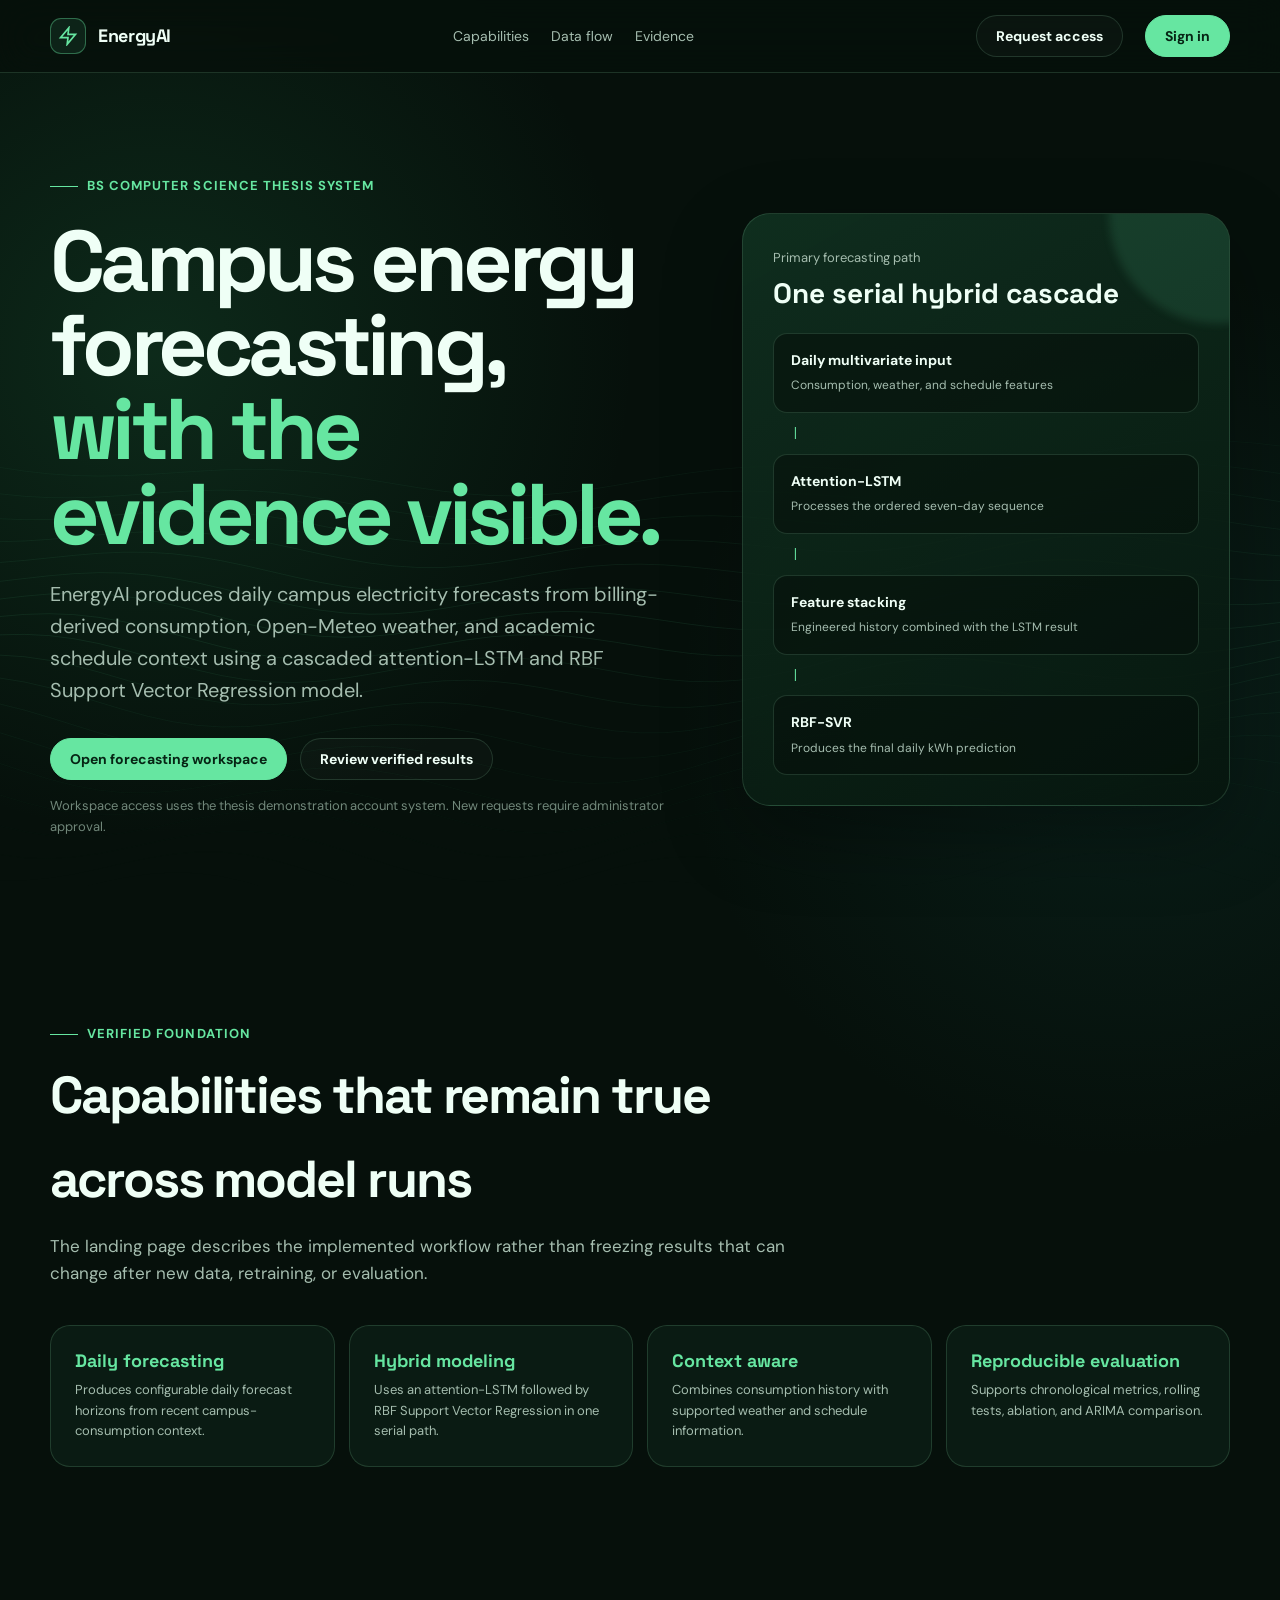
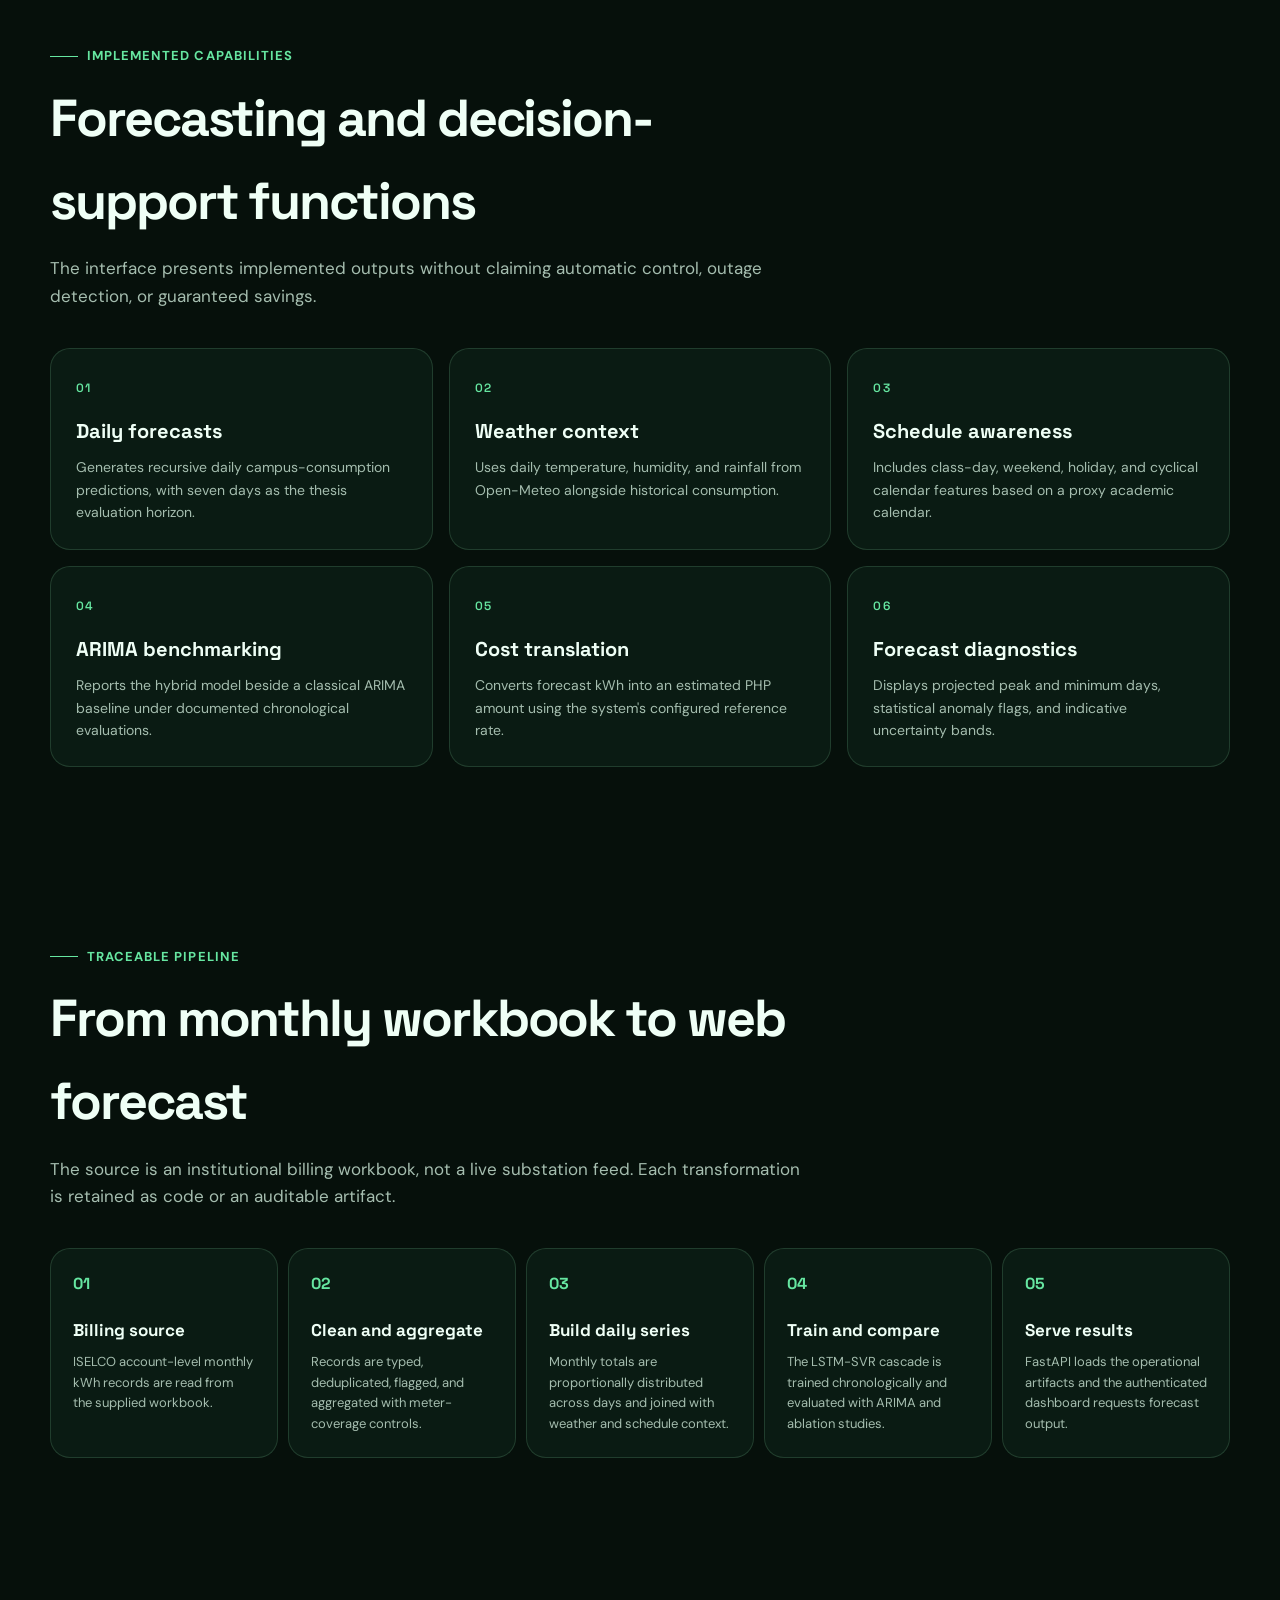
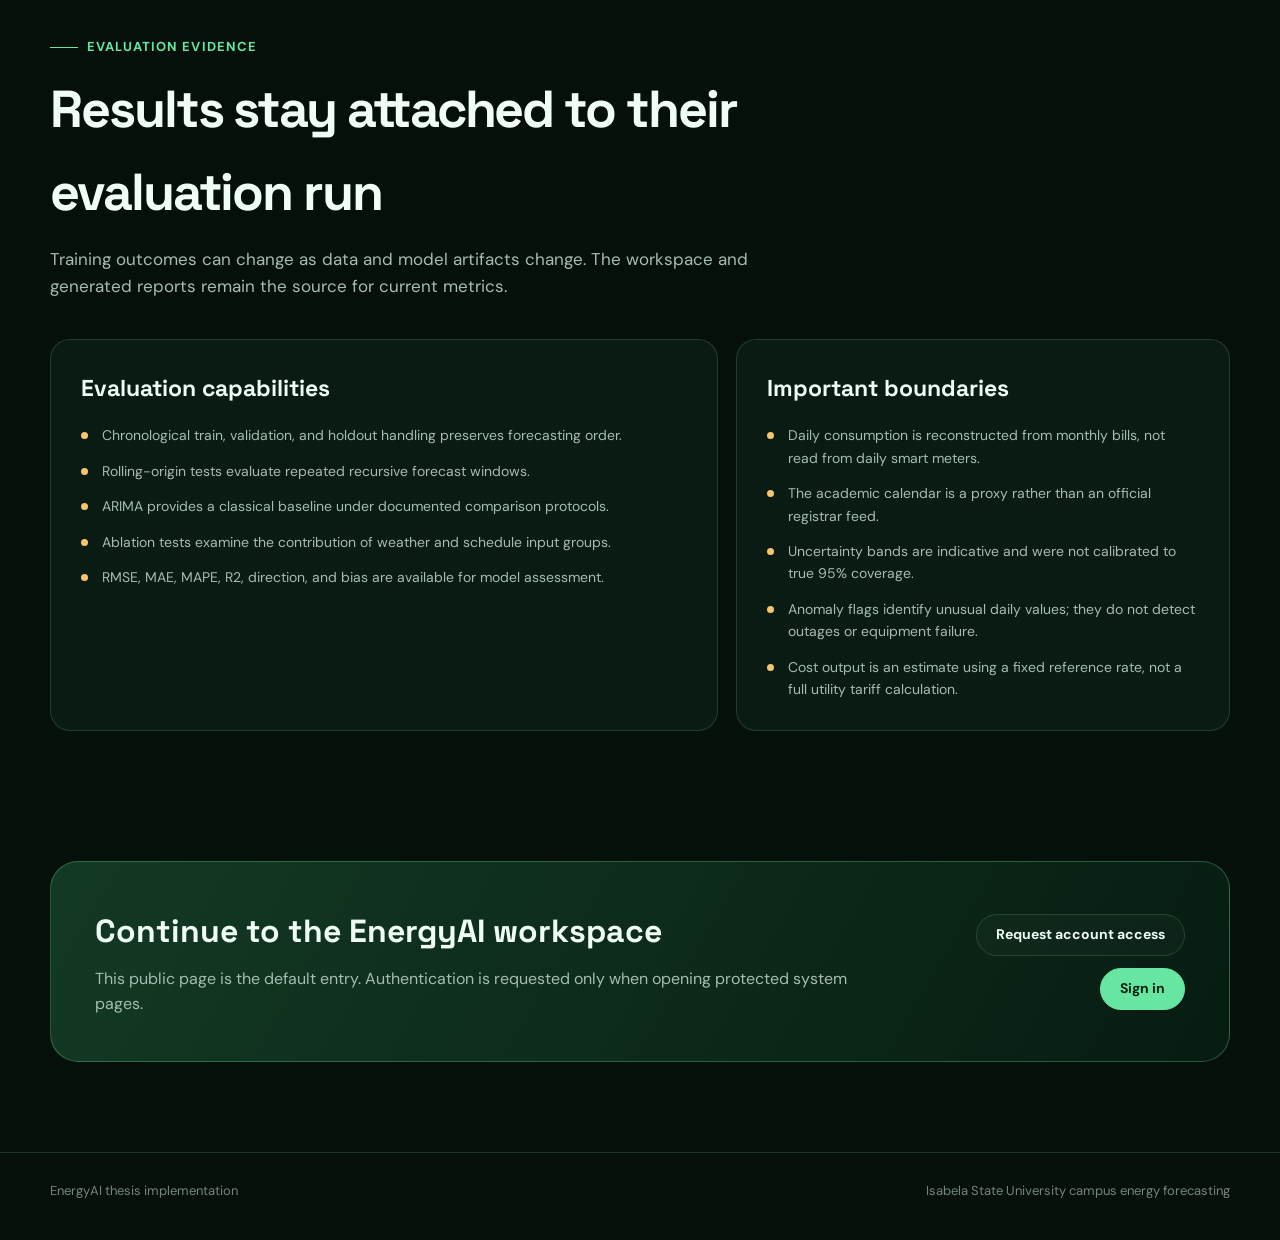
<file: Elec/frontend/settings.html>
<!DOCTYPE html>
<html lang="en">
<head>
    <meta charset="UTF-8">
    <meta name="viewport" content="width=device-width, initial-scale=1.0">
    <meta http-equiv="Cache-Control" content="no-store, no-cache, must-revalidate, max-age=0">
    <meta http-equiv="Pragma" content="no-cache">
    <title>Settings - EnergyAI</title>
    <link href="https://fonts.googleapis.com/css2?family=Inter:wght@300;400;500;600;700&display=swap" rel="stylesheet">
    <link rel="stylesheet" href="dashboard.css?v=4">
    <style>
        .settings-section {
            margin-bottom: 32px;
        }
        .settings-section h2 {
            font-size: 18px;
            font-weight: 600;
            color: var(--text-primary);
            margin-bottom: 16px;
            padding-bottom: 12px;
            border-bottom: 2px solid var(--border-color);
        }
        .setting-item {
            display: flex;
            justify-content: space-between;
            align-items: center;
            padding: 16px 0;
            border-bottom: 1px solid var(--border-color);
        }
        .setting-item:last-child {
            border-bottom: none;
        }
        .setting-info h4 {
            font-size: 14px;
            font-weight: 500;
            color: var(--text-primary);
            margin-bottom: 4px;
        }
        .setting-info p {
            font-size: 13px;
            color: var(--text-secondary);
        }
        .toggle-switch {
            position: relative;
            width: 48px;
            height: 24px;
        }
        .toggle-switch input {
            opacity: 0;
            width: 0;
            height: 0;
        }
        .toggle-slider {
            position: absolute;
            cursor: pointer;
            top: 0;
            left: 0;
            right: 0;
            bottom: 0;
            background-color: var(--gray-300);
            border-radius: 24px;
            transition: 0.3s;
        }
        .toggle-slider:before {
            position: absolute;
            content: "";
            height: 18px;
            width: 18px;
            left: 3px;
            bottom: 3px;
            background-color: white;
            border-radius: 50%;
            transition: 0.3s;
        }
        input:checked + .toggle-slider {
            background-color: var(--green-500);
        }
        input:checked + .toggle-slider:before {
            transform: translateX(24px);
        }
        .select-field {
            padding: 8px 12px;
            border: 1px solid var(--border-color);
            border-radius: 6px;
            background: var(--bg-secondary);
            color: var(--text-primary);
            font-size: 14px;
            min-width: 200px;
        }
    </style>
</head>
<body>
    <aside class="sidebar" id="sidebar">
        <div class="sidebar-header">
            <div class="logo">
                <svg width="40" height="40" viewBox="0 0 24 24" fill="none" xmlns="http://www.w3.org/2000/svg">
                    <defs>
                        <linearGradient id="boltGradient" x1="0%" y1="0%" x2="0%" y2="100%">
                            <stop offset="0%" style="stop-color:#86efac;stop-opacity:1" />
                            <stop offset="50%" style="stop-color:#10b981;stop-opacity:1" />
                            <stop offset="100%" style="stop-color:#047857;stop-opacity:1" />
                        </linearGradient>
                        <filter id="glow">
                            <feGaussianBlur stdDeviation="1.5" result="coloredBlur"/>
                            <feMerge>
                                <feMergeNode in="coloredBlur"/>
                                <feMergeNode in="SourceGraphic"/>
                            </feMerge>
                        </filter>
                    </defs>
                    <path d="M13 2L3 14h9l-1 8 10-12h-9l1-8z" 
                          fill="url(#boltGradient)" 
                          stroke="#047857" 
                          stroke-width="0.5"
                          filter="url(#glow)"/>
                </svg>
                <span>EnergyAI</span>
            </div>
            <div class="sidebar-controls">
                <button class="sidebar-control-btn" onclick="toggleSidebar()" title="Toggle sidebar">
                    <svg width="18" height="18" viewBox="0 0 24 24" fill="none" stroke="currentColor" stroke-width="2" stroke-linecap="round" stroke-linejoin="round">
                        <line x1="3" y1="6" x2="21" y2="6"/>
                        <line x1="3" y1="12" x2="21" y2="12"/>
                        <line x1="3" y1="18" x2="21" y2="18"/>
                    </svg>
                </button>
            </div>
        </div>

        <nav class="sidebar-nav">
            <a href="dashboard.html" class="nav-item">
                <svg width="20" height="20" viewBox="0 0 24 24" fill="none" stroke="currentColor" stroke-width="2">
                    <rect x="3" y="3" width="7" height="7"/>
                    <rect x="14" y="3" width="7" height="7"/>
                    <rect x="14" y="14" width="7" height="7"/>
                    <rect x="3" y="14" width="7" height="7"/>
                </svg>
                <span>Dashboard</span>
            </a>
            <a href="analytics.html" class="nav-item">
                <svg width="20" height="20" viewBox="0 0 24 24" fill="none" stroke="currentColor" stroke-width="2">
                    <polyline points="22 12 18 12 15 21 9 3 6 12 2 12"/>
                </svg>
                <span>Analytics</span>
            </a>
            <a href="reports.html" class="nav-item">
                <svg width="20" height="20" viewBox="0 0 24 24" fill="none" stroke="currentColor" stroke-width="2">
                    <path d="M14 2H6a2 2 0 0 0-2 2v16a2 2 0 0 0 2 2h12a2 2 0 0 0 2-2V8z"/>
                    <polyline points="14 2 14 8 20 8"/>
                    <line x1="16" y1="13" x2="8" y2="13"/>
                    <line x1="16" y1="17" x2="8" y2="17"/>
                    <polyline points="10 9 9 9 8 9"/>
                </svg>
                <span>Reports</span>
            </a>
            <a href="settings.html" class="nav-item active">
                <svg width="20" height="20" viewBox="0 0 24 24" fill="none" stroke="currentColor" stroke-width="2" stroke-linecap="round" stroke-linejoin="round">
                    <circle cx="12" cy="12" r="3"></circle>
                    <path d="M19.4 15a1.65 1.65 0 0 0 .33 1.82l.06.06a2 2 0 0 1 0 2.83 2 2 0 0 1-2.83 0l-.06-.06a1.65 1.65 0 0 0-1.82-.33 1.65 1.65 0 0 0-1 1.51V21a2 2 0 0 1-2 2 2 2 0 0 1-2-2v-.09A1.65 1.65 0 0 0 9 19.4a1.65 1.65 0 0 0-1.82.33l-.06.06a2 2 0 0 1-2.83 0 2 2 0 0 1 0-2.83l.06-.06a1.65 1.65 0 0 0 .33-1.82 1.65 1.65 0 0 0-1.51-1H3a2 2 0 0 1-2-2 2 2 0 0 1 2-2h.09A1.65 1.65 0 0 0 4.6 9a1.65 1.65 0 0 0-.33-1.82l-.06-.06a2 2 0 0 1 0-2.83 2 2 0 0 1 2.83 0l.06.06a1.65 1.65 0 0 0 1.82.33H9a1.65 1.65 0 0 0 1-1.51V3a2 2 0 0 1 2-2 2 2 0 0 1 2 2v.09a1.65 1.65 0 0 0 1 1.51 1.65 1.65 0 0 0 1.82-.33l.06-.06a2 2 0 0 1 2.83 0 2 2 0 0 1 0 2.83l-.06.06a1.65 1.65 0 0 0-.33 1.82V9a1.65 1.65 0 0 0 1.51 1H21a2 2 0 0 1 2 2 2 2 0 0 1-2 2h-.09a1.65 1.65 0 0 0-1.51 1z"></path>
                </svg>
                <span>Settings</span>
            </a>
            <button onclick="simpleLogout()" class="nav-item" style="background:none; border:none; color:#ef4444; width:100%; text-align:left; cursor:pointer;">
                <svg width="20" height="20" viewBox="0 0 24 24" fill="none" stroke="#ef4444" stroke-width="2">
                    <path d="M9 21H5a2 2 0 0 1-2-2V5a2 2 0 0 1 2-2h4"/>
                    <polyline points="16 17 21 12 16 7"/>
                    <line x1="21" y1="12" x2="9" y2="12"/>
                </svg>
                <span style="color:#ef4444; font-weight:600;">Sign Out</span>
            </button>
        </nav>

        <div class="sidebar-footer">
            <div class="user-profile">
                <div class="avatar">US</div>
                <div class="user-info">
                    <div class="user-name">User Account</div>
                </div>
            </div>
        </div>
    </aside>

    <!-- Expand Button (shown when sidebar is minimized) -->
    <button class="sidebar-expand-btn" id="sidebarExpandBtn" onclick="toggleSidebar()" title="Expand sidebar">
        <svg width="20" height="20" viewBox="0 0 24 24" fill="none" stroke="currentColor" stroke-width="2" stroke-linecap="round" stroke-linejoin="round">
            <line x1="3" y1="6" x2="21" y2="6"/>
            <line x1="3" y1="12" x2="21" y2="12"/>
            <line x1="3" y1="18" x2="21" y2="18"/>
        </svg>
    </button>

    <main class="main-content">
        <header class="header">
            <div class="header-left">
                <h1>Settings</h1>
                <p class="subtitle">Manage your system preferences and configuration</p>
            </div>
            <div class="header-right">
                <button class="btn-icon" id="themeToggle" onclick="toggleTheme()">
                    <svg id="sunIcon" width="20" height="20" viewBox="0 0 24 24" fill="none" stroke="currentColor" stroke-width="2">
                        <circle cx="12" cy="12" r="5"/>
                        <line x1="12" y1="1" x2="12" y2="3"/>
                        <line x1="12" y1="21" x2="12" y2="23"/>
                        <line x1="4.22" y1="4.22" x2="5.64" y2="5.64"/>
                        <line x1="18.36" y1="18.36" x2="19.78" y2="19.78"/>
                        <line x1="1" y1="12" x2="3" y2="12"/>
                        <line x1="21" y1="12" x2="23" y2="12"/>
                        <line x1="4.22" y1="19.78" x2="5.64" y2="18.36"/>
                        <line x1="18.36" y1="5.64" x2="19.78" y2="4.22"/>
                    </svg>
                    <svg id="moonIcon" width="20" height="20" viewBox="0 0 24 24" fill="none" stroke="currentColor" stroke-width="2" style="display: none;">
                        <path d="M21 12.79A9 9 0 1 1 11.21 3 7 7 0 0 0 21 12.79z"/>
                    </svg>
                </button>
                <button class="btn-primary" onclick="saveSettings()">
                    <svg width="16" height="16" viewBox="0 0 24 24" fill="none" stroke="currentColor" stroke-width="2">
                        <polyline points="20 6 9 17 4 12"/>
                    </svg>
                    Save Changes
                </button>
            </div>
        </header>

        <div class="content-grid">
            <!-- Demo Controls Notice -->
            <div class="card" style="grid-column: span 12;">
                <div class="card-body" style="padding: 18px 20px;">
                    <p style="margin: 0; color: var(--text-secondary); line-height: 1.6;">
                        Most controls on this page are demonstration preferences for the thesis interface.
                        Only the API endpoint is persisted by this build. Email notifications, scheduled
                        delivery, building sensors, tariffs, backup, and deletion are not implemented.
                    </p>
                </div>
            </div>
            <!-- Profile Settings -->
            <div class="card" style="grid-column: span 6;">
                <div class="card-header">
                    <h3>Profile Settings</h3>
                </div>
                <div class="card-body">
                    <div class="settings-section">
                        <div class="form-group">
                            <label>Full Name</label>
                            <input type="text" class="input-field" value="Admin User" placeholder="Enter your name">
                        </div>
                        <div class="form-group">
                            <label>Email Address</label>
                            <input type="email" class="input-field" value="admin@energy.ai" placeholder="Enter your email">
                        </div>
                        <div class="form-group">
                            <label>Role</label>
                            <select class="input-field">
                                <option>Administrator</option>
                                <option>Manager</option>
                                <option>Analyst</option>
                                <option>Viewer</option>
                            </select>
                        </div>
                        <div class="form-group">
                            <label>Organization</label>
                            <input type="text" class="input-field" value="Energy Management Corp" placeholder="Organization name">
                        </div>
                    </div>
                </div>
            </div>

            <!-- System Configuration -->
            <div class="card" style="grid-column: span 6;">
                <div class="card-header">
                    <h3>System Configuration</h3>
                </div>
                <div class="card-body">
                    <div class="settings-section">
                        <div class="setting-item">
                            <div class="setting-info">
                                <h4>Auto-refresh Dashboard</h4>
                                <p>Automatically update dashboard data</p>
                            </div>
                            <label class="toggle-switch">
                                <input type="checkbox" checked>
                                <span class="toggle-slider"></span>
                            </label>
                        </div>
                        <div class="setting-item">
                            <div class="setting-info">
                                <h4>Refresh Interval</h4>
                                <p>How often to update data</p>
                            </div>
                            <select class="select-field">
                                <option>30 seconds</option>
                                <option selected>1 minute</option>
                                <option>5 minutes</option>
                                <option>10 minutes</option>
                            </select>
                        </div>
                        <div class="setting-item">
                            <div class="setting-info">
                                <h4>Time Zone</h4>
                                <p>Display times in your local timezone</p>
                            </div>
                            <select class="select-field">
                                <option>UTC</option>
                                <option selected>Asia/Manila (GMT+8)</option>
                                <option>America/New_York</option>
                                <option>Europe/London</option>
                            </select>
                        </div>
                        <div class="setting-item">
                            <div class="setting-info">
                                <h4>Date Format</h4>
                                <p>Choose your preferred date format</p>
                            </div>
                            <select class="select-field">
                                <option>MM/DD/YYYY</option>
                                <option selected>DD/MM/YYYY</option>
                                <option>YYYY-MM-DD</option>
                            </select>
                        </div>
                    </div>
                </div>
            </div>

            <!-- API Settings -->
            <div class="card" style="grid-column: span 6;">
                <div class="card-header">
                    <h3>API Configuration</h3>
                </div>
                <div class="card-body">
                    <div class="settings-section">
                        <div class="form-group">
                            <label>API Endpoint</label>
                            <input id="apiEndpointInput" type="text" class="input-field" value="http://localhost:8000" placeholder="API URL">
                        </div>
                        <div class="form-group">
                            <label>API Key</label>
                            <div style="display: flex; gap: 8px;">
                                <input type="password" class="input-field" placeholder="API key not implemented in this build" style="flex: 1;">
                                <button class="btn-secondary">Regenerate</button>
                            </div>
                        </div>
                        <div class="setting-item">
                            <div class="setting-info">
                                <h4>Enable API Access</h4>
                                <p>Allow external API requests</p>
                            </div>
                            <label class="toggle-switch">
                                <input type="checkbox" checked>
                                <span class="toggle-slider"></span>
                            </label>
                        </div>
                        <div class="setting-item">
                            <div class="setting-info">
                                <h4>Rate Limiting</h4>
                                <p>Limit API requests per minute</p>
                            </div>
                            <select class="select-field">
                                <option>10 requests/min</option>
                                <option>30 requests/min</option>
                                <option selected>60 requests/min</option>
                                <option>Unlimited</option>
                            </select>
                        </div>
                    </div>
                </div>
            </div>

            <!-- Notifications -->
            <div class="card" style="grid-column: span 6;">
                <div class="card-header">
                    <h3>Notifications</h3>
                </div>
                <div class="card-body">
                    <div class="settings-section">
                        <div class="setting-item">
                            <div class="setting-info">
                                <h4>Email Notifications</h4>
                                <p>Receive updates via email</p>
                            </div>
                            <label class="toggle-switch">
                                <input type="checkbox" checked>
                                <span class="toggle-slider"></span>
                            </label>
                        </div>
                        <div class="setting-item">
                            <div class="setting-info">
                                <h4>Alert Threshold Exceeded</h4>
                                <p>Notify when consumption exceeds limits</p>
                            </div>
                            <label class="toggle-switch">
                                <input type="checkbox" checked>
                                <span class="toggle-slider"></span>
                            </label>
                        </div>
                        <div class="setting-item">
                            <div class="setting-info">
                                <h4>Model Training Complete</h4>
                                <p>Notify when model training finishes</p>
                            </div>
                            <label class="toggle-switch">
                                <input type="checkbox" checked>
                                <span class="toggle-slider"></span>
                            </label>
                        </div>
                        <div class="setting-item">
                            <div class="setting-info">
                                <h4>Daily Summary Report</h4>
                                <p>Receive daily energy summary</p>
                            </div>
                            <label class="toggle-switch">
                                <input type="checkbox">
                                <span class="toggle-slider"></span>
                            </label>
                        </div>
                        <div class="setting-item">
                            <div class="setting-info">
                                <h4>System Maintenance</h4>
                                <p>Notify about scheduled maintenance</p>
                            </div>
                            <label class="toggle-switch">
                                <input type="checkbox" checked>
                                <span class="toggle-slider"></span>
                            </label>
                        </div>
                    </div>
                </div>
            </div>

            <!-- Data & Privacy -->
            <div class="card" style="grid-column: span 6;">
                <div class="card-header">
                    <h3>Data & Privacy</h3>
                </div>
                <div class="card-body">
                    <div class="settings-section">
                        <div class="setting-item">
                            <div class="setting-info">
                                <h4>Data Retention Period</h4>
                                <p>How long to keep historical data</p>
                            </div>
                            <select class="select-field">
                                <option>30 days</option>
                                <option>90 days</option>
                                <option selected>1 year</option>
                                <option>2 years</option>
                                <option>Forever</option>
                            </select>
                        </div>
                        <div class="setting-item">
                            <div class="setting-info">
                                <h4>Anonymous Analytics</h4>
                                <p>Help improve the platform</p>
                            </div>
                            <label class="toggle-switch">
                                <input type="checkbox" checked>
                                <span class="toggle-slider"></span>
                            </label>
                        </div>
                        <div class="setting-item">
                            <div class="setting-info">
                                <h4>Export Data</h4>
                                <p>Download all your data</p>
                            </div>
                            <button class="btn-secondary">Export</button>
                        </div>
                        <div class="setting-item">
                            <div class="setting-info">
                                <h4>Delete All Data</h4>
                                <p>Permanently remove all data</p>
                            </div>
                            <button class="btn-secondary" style="color: #ef4444; border-color: #ef4444;">Delete</button>
                        </div>
                    </div>
                </div>
            </div>

            <!-- Energy Cost Settings -->
            <div class="card" style="grid-column: span 6;">
                <div class="card-header">
                    <h3>Energy Cost Settings</h3>
                </div>
                <div class="card-body">
                    <div class="settings-section">
                        <div class="form-group">
                            <label>Cost per kWh (₱)</label>
                            <input type="number" class="input-field" value="12.383" step="0.001" placeholder="Enter cost">
                        </div>
                        <div class="form-group">
                            <label>Currency</label>
                            <select class="input-field">
                                <option selected>Philippine Peso (₱)</option>
                                <option>US Dollar ($)</option>
                                <option>Euro (€)</option>
                                <option>British Pound (£)</option>
                            </select>
                        </div>
                        <div class="form-group">
                            <label>Peak Hour Multiplier</label>
                            <input type="number" class="input-field" value="1.5" step="0.1" placeholder="Peak rate multiplier">
                        </div>
                        <div class="form-group">
                            <label>CO₂ Emission Factor (kg/kWh)</label>
                            <input type="number" class="input-field" value="0.5" step="0.01" placeholder="Emission factor">
                        </div>
                    </div>
                </div>
            </div>

            <!-- Building Management -->
            <div class="card" style="grid-column: span 6;">
                <div class="card-header">
                    <h3>Building Management</h3>
                </div>
                <div class="card-body">
                    <div class="settings-section">
                        <div style="margin-bottom: 16px;">
                            <button class="btn-primary full-width">
                                <svg width="16" height="16" viewBox="0 0 24 24" fill="none" stroke="currentColor" stroke-width="2">
                                    <line x1="12" y1="5" x2="12" y2="19"/>
                                    <line x1="5" y1="12" x2="19" y2="12"/>
                                </svg>
                                Add New Building
                            </button>
                        </div>
                        <div style="display: flex; flex-direction: column; gap: 12px;">
                            <div style="display: flex; justify-content: space-between; align-items: center; padding: 12px; background: var(--bg-tertiary); border-radius: 8px;">
                                <div>
                                    <div style="font-weight: 500;">Main Campus Building</div>
                                    <div style="font-size: 13px; color: var(--text-secondary);">12 sensors active</div>
                                </div>
                                <div style="display: flex; gap: 8px;">
                                    <button class="btn-text">Edit</button>
                                    <button class="btn-text" style="color: #ef4444;">Remove</button>
                                </div>
                            </div>
                            <div style="display: flex; justify-content: space-between; align-items: center; padding: 12px; background: var(--bg-tertiary); border-radius: 8px;">
                                <div>
                                    <div style="font-weight: 500;">Science Laboratory</div>
                                    <div style="font-size: 13px; color: var(--text-secondary);">8 sensors active</div>
                                </div>
                                <div style="display: flex; gap: 8px;">
                                    <button class="btn-text">Edit</button>
                                    <button class="btn-text" style="color: #ef4444;">Remove</button>
                                </div>
                            </div>
                            <div style="display: flex; justify-content: space-between; align-items: center; padding: 12px; background: var(--bg-tertiary); border-radius: 8px;">
                                <div>
                                    <div style="font-weight: 500;">Student Dormitory</div>
                                    <div style="font-size: 13px; color: var(--text-secondary);">15 sensors active</div>
                                </div>
                                <div style="display: flex; gap: 8px;">
                                    <button class="btn-text">Edit</button>
                                    <button class="btn-text" style="color: #ef4444;">Remove</button>
                                </div>
                            </div>
                        </div>
                    </div>
                </div>
            </div>

            <!-- Advanced Settings -->
            <div class="card" style="grid-column: span 12;">
                <div class="card-header">
                    <h3>Advanced Settings</h3>
                </div>
                <div class="card-body">
                    <div class="settings-section">
                        <div style="display: grid; grid-template-columns: repeat(2, 1fr); gap: 24px;">
                            <div class="setting-item">
                                <div class="setting-info">
                                    <h4>Debug Mode</h4>
                                    <p>Enable detailed logging for troubleshooting</p>
                                </div>
                                <label class="toggle-switch">
                                    <input type="checkbox">
                                    <span class="toggle-slider"></span>
                                </label>
                            </div>
                            <div class="setting-item">
                                <div class="setting-info">
                                    <h4>Experimental Features</h4>
                                    <p>Try new features before official release</p>
                                </div>
                                <label class="toggle-switch">
                                    <input type="checkbox">
                                    <span class="toggle-slider"></span>
                                </label>
                            </div>
                            <div class="setting-item">
                                <div class="setting-info">
                                    <h4>Auto-backup</h4>
                                    <p>Automatically backup data daily</p>
                                </div>
                                <label class="toggle-switch">
                                    <input type="checkbox" checked>
                                    <span class="toggle-slider"></span>
                                </label>
                            </div>
                            <div class="setting-item">
                                <div class="setting-info">
                                    <h4>Performance Mode</h4>
                                    <p>Optimize for faster processing</p>
                                </div>
                                <label class="toggle-switch">
                                    <input type="checkbox" checked>
                                    <span class="toggle-slider"></span>
                                </label>
                            </div>
                        </div>
                    </div>
                </div>
            </div>
        </div>
    </main>

    <script src="config.js?v=20260806"></script>
    <script src="auth.js?v=20260805d"></script>
    <script>
        // Prevent any errors from closing the page
        window.addEventListener('error', function(e) {
            console.error('Error caught:', e.error);
            e.preventDefault();
        });

        // Toggle sidebar minimize/maximize
        function toggleSidebar() {
            const sidebar = document.getElementById('sidebar');
            const expandBtn = document.getElementById('sidebarExpandBtn');
            
            if (sidebar && expandBtn) {
                sidebar.classList.toggle('minimized');
                expandBtn.classList.toggle('active');
                
                // Save state to localStorage
                const isMinimized = sidebar.classList.contains('minimized');
                localStorage.setItem('sidebarMinimized', isMinimized);
            }
        }

        // Load sidebar state on page load
        function loadSidebarState() {
            const sidebar = document.getElementById('sidebar');
            const expandBtn = document.getElementById('sidebarExpandBtn');
            const isMinimized = localStorage.getItem('sidebarMinimized') === 'true';
            
            if (isMinimized && sidebar && expandBtn) {
                sidebar.classList.add('minimized');
                expandBtn.classList.add('active');
            }
        }

        // Theme toggle functionality
        function toggleTheme() {
            const html = document.documentElement;
            const currentTheme = html.getAttribute('data-theme');
            const newTheme = currentTheme === 'dark' ? 'light' : 'dark';
            
            html.setAttribute('data-theme', newTheme);
            localStorage.setItem('theme', newTheme);
            
            const sunIcon = document.getElementById('sunIcon');
            const moonIcon = document.getElementById('moonIcon');
            
            if (newTheme === 'dark') {
                sunIcon.style.display = 'none';
                moonIcon.style.display = 'block';
            } else {
                sunIcon.style.display = 'block';
                moonIcon.style.display = 'none';
            }
        }

        // Load saved theme
        window.addEventListener('DOMContentLoaded', () => {
            loadSidebarState();

            const apiInput = document.getElementById('apiEndpointInput');
            if (apiInput && window.EnergyAIConfig) {
                apiInput.value = window.EnergyAIConfig.getApiBase();
            }

            const savedTheme = localStorage.getItem('theme') || 'dark';
            document.documentElement.setAttribute('data-theme', savedTheme);

            const sunIcon = document.getElementById('sunIcon');
            const moonIcon = document.getElementById('moonIcon');

            if (sunIcon && moonIcon) {
                sunIcon.style.display = savedTheme === 'dark' ? 'none' : 'block';
                moonIcon.style.display = savedTheme === 'dark' ? 'block' : 'none';
            }
        });

        // Save settings
        function saveSettings() {
            const apiInput = document.getElementById('apiEndpointInput');
            if (apiInput && window.EnergyAIConfig) {
                try {
                    apiInput.value = window.EnergyAIConfig.setApiBase(apiInput.value);
                } catch (error) {
                    alert(error.message || 'Invalid API endpoint URL');
                    return;
                }
            }

            // Show success message
            const btn = document.querySelector('.header-right .btn-primary');
            if (!btn) return;
            const originalText = btn.innerHTML;
            btn.innerHTML = '<svg width="16" height="16" viewBox="0 0 24 24" fill="none" stroke="currentColor" stroke-width="2"><polyline points="20 6 9 17 4 12"/></svg> Saved!';
            btn.disabled = true;
            
            setTimeout(() => {
                btn.innerHTML = originalText;
                btn.disabled = false;
            }, 2000);
        }
    </script>
</body>
</html>
</file>
<file: Elec/frontend/dashboard.css>
* {
    margin: 0;
    padding: 0;
    box-sizing: border-box;
}

:root {
    --green-50: rgba(236, 253, 245, 0.1);
    --green-100: rgba(209, 250, 229, 0.15);
    --green-200: #a7f3d0;
    --green-300: #6ee7b7;
    --green-400: #34d399;
    --green-500: #10b981;
    --green-600: #059669;
    --green-700: #047857;
    --green-800: #065f46;
    --teal-50: rgba(240, 253, 250, 0.1);
    --teal-100: rgba(204, 251, 241, 0.15);
    --teal-500: #14b8a6;
    --teal-600: #0d9488;
    --blue-50: rgba(239, 246, 255, 0.1);
    --blue-500: #3b82f6;
    --orange-50: rgba(255, 247, 237, 0.1);
    --orange-500: #f59e0b;
    --cyan-400: #22d3ee;
    --cyan-500: #06b6d4;
    --purple-500: #a855f7;
    
    --gray-50: rgba(255, 255, 255, 0.03);
    --gray-100: rgba(255, 255, 255, 0.06);
    --gray-200: rgba(255, 255, 255, 0.12);
    --gray-300: rgba(255, 255, 255, 0.2);
    --gray-400: #9ca3af;
    --gray-500: #6b7280;
    --gray-600: #94a3b8;
    --gray-700: #cbd5e1;
    --gray-800: #e2e8f0;
    --gray-900: #f8fafc;
    
    /* Theme colors - Cybernetic Emerald Admin Theme */
    --primary-50: rgba(16, 185, 129, 0.1);
    --primary-100: rgba(16, 185, 129, 0.2);
    --primary-500: #10b981;
    --primary-600: #059669;
    --primary-700: #047857;
    
    --bg-dark: #02160c;
    --bg-primary: #02160c;
    --bg-secondary: rgba(2, 22, 12, 0.65);
    --bg-tertiary: rgba(2, 30, 18, 0.55);
    --card-bg: rgba(2, 22, 12, 0.45);
    --card-border: rgba(52, 232, 154, 0.22);
    --text-primary: #f8fafc;
    --text-secondary: #aef0c0;
    --border-color: rgba(52, 232, 154, 0.22);
    --shadow-sm: 0 2px 8px rgba(0, 0, 0, 0.4);
    --shadow-md: 0 10px 30px rgba(0, 0, 0, 0.5), inset 0 1px 0 rgba(52, 232, 154, 0.15);
    
    --glass-blur: blur(16px) saturate(180%);
    --glass-border: 1px solid rgba(52, 232, 154, 0.22);
}

[data-theme="dark"] {
    --bg-dark: #02160c;
    --bg-primary: #02160c;
    --bg-secondary: rgba(2, 22, 12, 0.65);
    --bg-tertiary: rgba(2, 30, 18, 0.55);
    --card-bg: rgba(2, 22, 12, 0.45);
    --card-border: rgba(52, 232, 154, 0.22);
    --text-primary: #f8fafc;
    --text-secondary: #aef0c0;
    --border-color: rgba(52, 232, 154, 0.22);
    --shadow-sm: 0 2px 8px rgba(0, 0, 0, 0.4);
    --shadow-md: 0 10px 30px rgba(0, 0, 0, 0.5), inset 0 1px 0 rgba(52, 232, 154, 0.15);
    --glass-blur: blur(16px) saturate(180%);
    --glass-border: 1px solid rgba(52, 232, 154, 0.22);
    --sidebar-bg: rgba(2, 22, 12, 0.95);
    --input-bg: rgba(2, 22, 12, 0.65);
    --body-bg-gradient: radial-gradient(circle at 15% 15%, rgba(16, 185, 129, 0.25) 0%, transparent 45%),
                        radial-gradient(circle at 85% 75%, rgba(6, 182, 212, 0.15) 0%, transparent 45%),
                        radial-gradient(circle at 50% 40%, rgba(52, 232, 154, 0.12) 0%, transparent 60%);
    --heading-color: #ffffff;
    --nav-active-color: #ffffff;
    --nav-active-bg: rgba(16, 185, 129, 0.15);
}

[data-theme="light"] {
    --bg-dark: #f4fbf7;
    --bg-primary: #f4fbf7;
    --bg-secondary: rgba(255, 255, 255, 0.88);
    --bg-tertiary: #e6f4ed;
    --card-bg: rgba(255, 255, 255, 0.92);
    --card-border: rgba(16, 185, 129, 0.22);
    --text-primary: #0f172a;
    --text-secondary: #047857;
    --border-color: rgba(16, 185, 129, 0.22);
    --shadow-sm: 0 2px 8px rgba(0, 0, 0, 0.04);
    --shadow-md: 0 10px 30px rgba(16, 185, 129, 0.08), inset 0 1px 0 rgba(255, 255, 255, 0.9);
    --glass-blur: blur(16px) saturate(180%);
    --glass-border: 1px solid rgba(16, 185, 129, 0.22);
    --sidebar-bg: rgba(255, 255, 255, 0.96);
    --input-bg: rgba(241, 245, 249, 0.9);
    --body-bg-gradient: radial-gradient(circle at 15% 15%, rgba(16, 185, 129, 0.14) 0%, transparent 45%),
                        radial-gradient(circle at 85% 75%, rgba(6, 182, 212, 0.08) 0%, transparent 45%),
                        radial-gradient(circle at 50% 40%, rgba(52, 232, 154, 0.08) 0%, transparent 60%);
    --heading-color: #0f172a;
    --nav-active-color: #047857;
    --nav-active-bg: rgba(16, 185, 129, 0.15);
}

body {
    font-family: 'Inter', -apple-system, BlinkMacSystemFont, sans-serif;
    background-color: var(--bg-primary);
    background-image: var(--body-bg-gradient);
    background-attachment: fixed;
    color: var(--text-primary);
    display: flex;
    min-height: 100vh;
    transition: background-color 0.3s ease, color 0.3s ease;
    position: relative;
    overflow-x: hidden;
}

body::before {
    content: '';
    position: fixed;
    top: -15%;
    left: -10%;
    width: 650px;
    height: 650px;
    border-radius: 50%;
    background: radial-gradient(circle, rgba(16, 185, 129, 0.25) 0%, rgba(52, 232, 154, 0.12) 50%, transparent 70%);
    filter: blur(90px);
    z-index: 0;
    pointer-events: none;
    animation: floatGlow1 20s ease-in-out infinite alternate;
}

body::after {
    content: '';
    position: fixed;
    bottom: -15%;
    right: -10%;
    width: 750px;
    height: 750px;
    border-radius: 50%;
    background: radial-gradient(circle, rgba(6, 182, 212, 0.2) 0%, rgba(16, 185, 129, 0.18) 50%, transparent 70%);
    filter: blur(100px);
    z-index: 0;
    pointer-events: none;
    animation: floatGlow2 24s ease-in-out infinite alternate;
}

@keyframes floatGlow1 {
    0% { transform: translate(0, 0) scale(1); }
    100% { transform: translate(120px, 90px) scale(1.2); }
}

@keyframes floatGlow2 {
    0% { transform: translate(0, 0) scale(1); }
    100% { transform: translate(-110px, -80px) scale(1.15); }
}

body.no-sidebar {
    display: block;
}

body.no-sidebar .main-content {
    margin-left: 0;
    max-width: none;
    width: 100%;
    padding: 32px 40px 48px;
}

body.no-sidebar .header {
    margin-bottom: 28px;
}

body.no-sidebar .content-grid {
    gap: 24px;
}

body.no-sidebar .card-body {
    padding: 24px 28px 28px;
}

/* Sidebar */
.sidebar {
    width: 260px;
    background: var(--sidebar-bg);
    backdrop-filter: blur(16px);
    -webkit-backdrop-filter: blur(16px);
    border-right: 1px solid var(--border-color);
    box-shadow: 4px 0 24px rgba(0, 0, 0, 0.15);
    display: flex;
    flex-direction: column;
    position: fixed;
    height: 100vh;
    left: 0;
    top: 0;
    z-index: 100;
    transition: background-color 0.3s ease, border-color 0.3s ease, transform 0.3s ease;
}

.sidebar-header {
    padding: 24px 20px;
    border-bottom: 1px solid var(--border-color);
    transition: border-color 0.3s ease;
    display: flex;
    justify-content: space-between;
    align-items: center;
}

.logo {
    display: flex;
    align-items: center;
    gap: 12px;
    font-weight: 700;
    font-size: 18px;
    letter-spacing: 0.5px;
    color: var(--text-primary);
    transition: color 0.3s ease;
}

.logo svg {
    width: 36px;
    height: 36px;
    filter: drop-shadow(0 0 8px rgba(16, 185, 129, 0.6));
}

/* Sidebar Controls */
.sidebar-controls {
    display: flex;
    gap: 8px;
}

.sidebar-control-btn {
    width: 32px;
    height: 32px;
    border: none;
    background: transparent;
    backdrop-filter: none;
    box-shadow: none;
    color: var(--text-secondary);
    border-radius: 0;
    display: flex;
    align-items: center;
    justify-content: center;
    cursor: pointer;
    transition: color 0.2s ease, opacity 0.2s ease;
    padding: 0;
}

.sidebar-control-btn:hover {
    background: transparent;
    color: var(--text-primary);
    opacity: 0.8;
}

/* Sidebar Expand Button (shown when minimized) */
.sidebar-expand-btn {
    position: fixed;
    left: -50px;
    top: 24px;
    width: 40px;
    height: 40px;
    background: var(--sidebar-bg);
    backdrop-filter: blur(16px);
    border: 1px solid var(--border-color);
    border-radius: 0 10px 10px 0;
    display: flex;
    align-items: center;
    justify-content: center;
    cursor: pointer;
    z-index: 999;
    color: var(--text-secondary);
    transition: all 0.3s ease;
    box-shadow: 4px 0 16px rgba(0, 0, 0, 0.15);
}

.sidebar-expand-btn:hover {
    background: rgba(16, 185, 129, 0.15);
    color: var(--text-primary);
    border-color: rgba(52, 232, 154, 0.4);
}

.sidebar-expand-btn.active {
    left: 0;
}

/* Sidebar Minimized State */
.sidebar.minimized {
    transform: translateX(-260px);
}

.sidebar.minimized ~ .main-content {
    margin-left: 0;
    max-width: 100vw;
}

.sidebar.minimized ~ .sidebar-expand-btn {
    left: 0;
}

.sidebar-nav {
    flex: 1;
    padding: 16px 12px;
    overflow-y: auto;
}

.nav-item {
    display: flex;
    align-items: center;
    gap: 12px;
    padding: 12px 16px;
    border-radius: 12px;
    color: var(--text-secondary);
    text-decoration: none;
    font-size: 14px;
    font-weight: 500;
    transition: all 0.2s ease;
    margin-bottom: 6px;
    border: 1px solid transparent;
    cursor: pointer;
}

.nav-item:hover, .nav-item.active {
    background: var(--nav-active-bg) !important;
    border-color: var(--border-color) !important;
    color: var(--nav-active-color) !important;
    box-shadow: none !important;
    text-shadow: none !important;
}

.sidebar-footer {
    padding: 16px;
    border-top: 1px solid var(--border-color);
    transition: border-color 0.3s ease;
}

.user-profile {
    display: flex;
    align-items: center;
    gap: 12px;
}

.avatar {
    width: 40px;
    height: 40px;
    border-radius: 50%;
    background: #10b981;
    color: #ffffff;
    display: flex;
    align-items: center;
    justify-content: center;
    font-weight: 700;
    font-size: 14px;
    box-shadow: 0 0 12px rgba(16, 185, 129, 0.4);
}

.user-info {
    flex: 1;
}

.user-name {
    font-size: 14px;
    font-weight: 600;
    color: var(--text-primary);
    transition: color 0.3s ease;
}

.user-role {
    font-size: 12px;
    color: var(--text-secondary);
    transition: color 0.3s ease;
}

/* Main Content */
.main-content {
    flex: 1;
    margin-left: 260px;
    padding: 32px;
    max-width: calc(100vw - 260px);
    position: relative;
    z-index: 10;
}

/* Header */
.header {
    display: flex;
    justify-content: space-between;
    align-items: flex-start;
    margin-bottom: 32px;
}

.header-left h1 {
    font-size: 28px;
    font-weight: 800;
    letter-spacing: -0.5px;
    color: var(--heading-color);
    margin-bottom: 6px;
}

.subtitle {
    font-size: 14px;
    color: var(--text-secondary);
    transition: color 0.3s ease;
}

.header-right {
    display: flex;
    gap: 12px;
}

/* Glass Buttons */
.btn-primary, .btn-secondary, .btn-text, .btn-icon {
    border: 1px solid transparent;
    border-radius: 10px;
    font-family: 'Inter', sans-serif;
    font-weight: 600;
    cursor: pointer;
    transition: all 0.25s cubic-bezier(0.4, 0, 0.2, 1);
    display: inline-flex;
    align-items: center;
    gap: 8px;
    font-size: 14px;
}

.btn-primary {
    background: linear-gradient(135deg, #10b981 0%, #059669 100%);
    color: #ffffff;
    padding: 10px 20px;
    border: 1px solid rgba(52, 232, 154, 0.3);
    box-shadow: 0 4px 20px rgba(16, 185, 129, 0.35);
}

.btn-primary:hover:not(:disabled) {
    transform: translateY(-2px) scale(1.02);
    box-shadow: 0 6px 25px rgba(16, 185, 129, 0.5);
    filter: brightness(1.1);
}

.btn-primary:disabled {
    opacity: 0.5;
    cursor: not-allowed;
    filter: grayscale(0.5);
}

.btn-secondary {
    background: rgba(2, 30, 18, 0.45);
    backdrop-filter: blur(10px);
    color: var(--text-primary);
    padding: 10px 20px;
    border: 1px solid var(--border-color);
}

.btn-secondary:hover {
    background: rgba(16, 185, 129, 0.15);
    border-color: rgba(52, 232, 154, 0.35);
    color: #ffffff;
    transform: translateY(-2px);
}

.btn-text {
    background: rgba(2, 30, 18, 0.45);
    border: 1px solid var(--border-color);
    color: var(--text-secondary);
    padding: 6px 14px;
    border-radius: 8px;
}

.btn-text:hover {
    background: rgba(16, 185, 129, 0.15);
    color: #ffffff;
}

.btn-text.active {
    background: #10b981;
    color: #ffffff;
    border-color: #10b981;
    box-shadow: 0 0 12px rgba(16, 185, 129, 0.3);
}

.btn-icon {
    background: rgba(255, 255, 255, 0.05);
    backdrop-filter: blur(10px);
    border: 1px solid var(--border-color);
    padding: 10px;
    color: var(--text-secondary);
}

.btn-icon:hover {
    background: rgba(255, 255, 255, 0.12);
    color: var(--text-primary);
    border-color: rgba(255, 255, 255, 0.25);
    transform: translateY(-2px);
}

.full-width {
    width: 100%;
    justify-content: center;
}

/* Glass Stat Cards */
.stats-grid {
    display: grid;
    grid-template-columns: repeat(auto-fit, minmax(240px, 1fr));
    gap: 20px;
    margin-bottom: 32px;
}

.stat-card {
    background: var(--bg-secondary);
    backdrop-filter: var(--glass-blur);
    -webkit-backdrop-filter: var(--glass-blur);
    border-radius: 16px;
    padding: 24px;
    border: var(--glass-border);
    box-shadow: var(--shadow-md);
    display: flex;
    gap: 16px;
    transition: all 0.3s cubic-bezier(0.4, 0, 0.2, 1);
    position: relative;
    overflow: hidden;
}

.stat-card::before {
    content: '';
    position: absolute;
    top: 0;
    left: 0;
    right: 0;
    height: 1px;
    background: linear-gradient(90deg, transparent, rgba(255, 255, 255, 0.25), transparent);
}

.stat-card:hover {
    box-shadow: 0 12px 40px rgba(16, 185, 129, 0.2), inset 0 1px 0 rgba(52, 232, 154, 0.3);
    transform: translateY(-4px);
    border-color: rgba(52, 232, 154, 0.35);
}

.stat-icon {
    width: 52px;
    height: 52px;
    border-radius: 14px;
    display: flex;
    align-items: center;
    justify-content: center;
    border: 1px solid rgba(52, 232, 154, 0.2);
}

.stat-icon.purple { 
    background: rgba(168, 85, 247, 0.15); 
    color: #c084fc; 
    box-shadow: 0 0 16px rgba(168, 85, 247, 0.3); 
}
.stat-icon.blue { 
    background: rgba(6, 182, 212, 0.15); 
    color: #22d3ee; 
    box-shadow: 0 0 16px rgba(6, 182, 212, 0.3); 
}
.stat-icon.green { 
    background: rgba(16, 185, 129, 0.15); 
    color: #6ee7b7; 
    box-shadow: 0 0 16px rgba(16, 185, 129, 0.3); 
}
.stat-icon.orange { 
    background: rgba(245, 158, 11, 0.15); 
    color: #fbbf24; 
    box-shadow: 0 0 16px rgba(245, 158, 11, 0.3); 
}

.stat-content {
    flex: 1;
}

.stat-label {
    font-size: 13px;
    color: var(--text-secondary);
    margin-bottom: 6px;
    font-weight: 500;
}

.stat-value {
    font-size: 26px;
    font-weight: 800;
    color: var(--text-primary);
    margin-bottom: 4px;
    letter-spacing: -0.5px;
}

.stat-change {
    font-size: 12px;
    color: var(--text-secondary);
}

.stat-change.positive {
    color: #6ee7b7;
    font-weight: 600;
}

/* Glass Content Cards */
.content-grid {
    display: grid;
    grid-template-columns: repeat(12, 1fr);
    gap: 20px;
}

.card {
    background: var(--bg-secondary);
    backdrop-filter: var(--glass-blur);
    -webkit-backdrop-filter: var(--glass-blur);
    border-radius: 16px;
    border: var(--glass-border);
    box-shadow: var(--shadow-md);
    overflow: hidden;
    transition: all 0.3s cubic-bezier(0.4, 0, 0.2, 1);
    position: relative;
}

.card::before {
    content: '';
    position: absolute;
    top: 0;
    left: 0;
    right: 0;
    height: 1px;
    background: linear-gradient(90deg, transparent, rgba(52, 232, 154, 0.25), transparent);
}

.card:hover {
    border-color: rgba(52, 232, 154, 0.35);
    box-shadow: 0 10px 30px rgba(0, 0, 0, 0.5), 0 0 20px rgba(16, 185, 129, 0.08);
}

.card:nth-child(1) { grid-column: span 8; }
.card:nth-child(2) { grid-column: span 4; }
.card:nth-child(3) { grid-column: span 4; }
.card:nth-child(4) { grid-column: span 8; }
.card:nth-child(5) { grid-column: span 12; }
.card:nth-child(6) { grid-column: span 6; }
.card:nth-child(7) { grid-column: span 6; }

/* Chart Card */
.chart-card {
    grid-column: span 12 !important;
}

.card-header {
    padding: 20px 24px;
    border-bottom: 1px solid var(--border-color);
    display: flex;
    justify-content: space-between;
    align-items: center;
    transition: border-color 0.3s ease;
}

.card-header h3 {
    font-size: 16px;
    font-weight: 600;
    color: var(--text-primary);
    transition: color 0.3s ease;
}

.card-body {
    padding: 24px;
}

.badge {
    padding: 4px 12px;
    border-radius: 12px;
    font-size: 12px;
    font-weight: 500;
}

.badge.success {
    background: var(--green-50);
    color: var(--green-500);
}

/* Form Elements */
.form-group {
    margin-bottom: 20px;
}

.form-group label {
    display: block;
    font-size: 13px;
    font-weight: 600;
    color: var(--text-primary);
    margin-bottom: 8px;
    letter-spacing: 0.2px;
}

textarea, .input-field, input[type="text"], input[type="number"], input[type="password"], input[type="email"], select {
    width: 100%;
    padding: 12px 16px;
    border: 1px solid var(--border-color);
    border-radius: 10px;
    font-family: 'Inter', sans-serif;
    font-size: 14px;
    transition: all 0.25s ease;
    background: rgba(2, 30, 18, 0.45);
    backdrop-filter: blur(8px);
    color: var(--text-primary);
}

textarea:focus, .input-field:focus, input:focus, select:focus {
    outline: none;
    border-color: #10b981;
    background: rgba(2, 40, 24, 0.6);
    box-shadow: 0 0 0 3px rgba(16, 185, 129, 0.35), 0 0 15px rgba(16, 185, 129, 0.2);
}

.badge {
    padding: 4px 12px;
    border-radius: 20px;
    font-size: 12px;
    font-weight: 600;
    border: 1px solid transparent;
}

.badge.success {
    background: rgba(16, 185, 129, 0.15);
    color: #34d399;
    border-color: rgba(16, 185, 129, 0.3);
}

.button-group {
    display: flex;
    gap: 12px;
}

/* Metrics Grid */
.metrics-grid {
    display: grid;
    grid-template-columns: repeat(2, 1fr);
    gap: 20px;
}

.metric-item {
    text-align: center;
    padding: 18px;
    background: rgba(255, 255, 255, 0.04);
    backdrop-filter: blur(8px);
    border: 1px solid var(--border-color);
    border-radius: 12px;
    transition: all 0.3s ease;
}

.metric-item:hover {
    border-color: rgba(0, 242, 254, 0.3);
    transform: translateY(-2px);
}

.metric-label {
    font-size: 12px;
    color: var(--text-secondary);
    margin-bottom: 8px;
    text-transform: uppercase;
    letter-spacing: 0.5px;
    font-weight: 600;
}

.metric-value {
    font-size: 28px;
    font-weight: 800;
    color: var(--text-primary);
    letter-spacing: -0.5px;
}

/* Savings Card */
.savings-card {
    background: linear-gradient(135deg, rgba(16, 185, 129, 0.08) 0%, rgba(0, 242, 254, 0.08) 100%);
    backdrop-filter: var(--glass-blur);
    border: 1px solid rgba(0, 242, 254, 0.25);
    box-shadow: 0 8px 32px rgba(0, 242, 254, 0.1);
}

.savings-grid {
    display: grid;
    gap: 16px;
}

.savings-item {
    display: flex;
    align-items: center;
    gap: 16px;
    padding: 16px 20px;
    background: rgba(255, 255, 255, 0.04);
    backdrop-filter: blur(10px);
    border-radius: 12px;
    border: 1px solid var(--border-color);
    transition: all 0.3s ease;
}

.savings-item:hover {
    background: rgba(255, 255, 255, 0.08);
    border-color: rgba(0, 242, 254, 0.3);
    transform: translateX(4px);
}

.savings-icon {
    font-size: 32px;
    filter: drop-shadow(0 0 8px rgba(0, 242, 254, 0.4));
}

.savings-content {
    flex: 1;
}

.savings-label {
    font-size: 13px;
    color: var(--text-secondary);
    margin-bottom: 4px;
    font-weight: 500;
}

.savings-value {
    font-size: 24px;
    font-weight: 800;
    color: var(--text-primary);
}

.savings-value.highlight {
    color: #6ee7b7;
    font-size: 28px;
    text-shadow: 0 0 12px rgba(16, 185, 129, 0.4);
}

.savings-note {
    margin-top: 16px;
    padding: 12px 16px;
    background: rgba(255, 255, 255, 0.03);
    border-radius: 10px;
    border: 1px solid rgba(255, 255, 255, 0.08);
    font-size: 12px;
    color: var(--text-secondary);
    text-align: center;
}

/* Chart Card */
.chart-card {
    grid-column: span 12 !important;
}

.chart-controls {
    display: flex;
    gap: 8px;
}

canvas {
    max-height: 400px;
}

/* Notification Dropdown */
.btn-icon {
    position: relative;
}

.notification-badge {
    position: absolute;
    top: -4px;
    right: -4px;
    background: #ef4444;
    color: white;
    font-size: 10px;
    font-weight: 700;
    padding: 2px 6px;
    border-radius: 10px;
    min-width: 18px;
    text-align: center;
    display: none;
    box-shadow: 0 0 8px rgba(239, 68, 68, 0.6);
}

.notification-badge.active {
    display: block;
}

.notification-dropdown {
    position: absolute;
    top: 60px;
    right: 80px;
    width: 400px;
    max-height: 500px;
    background: var(--bg-secondary);
    backdrop-filter: var(--glass-blur);
    -webkit-backdrop-filter: var(--glass-blur);
    border: var(--glass-border);
    border-radius: 16px;
    box-shadow: 0 20px 50px rgba(0, 0, 0, 0.5);
    display: none;
    flex-direction: column;
    z-index: 1000;
    transition: all 0.3s ease;
}

.notification-dropdown.active {
    display: flex;
}

.notification-header {
    padding: 16px 20px;
    border-bottom: 1px solid var(--border-color);
    display: flex;
    justify-content: space-between;
    align-items: center;
}

.notification-header h4 {
    font-size: 16px;
    font-weight: 600;
    color: var(--text-primary);
    margin: 0;
}

.btn-text-small {
    background: transparent;
    border: none;
    color: var(--green-600);
    font-size: 12px;
    font-weight: 500;
    cursor: pointer;
    padding: 4px 8px;
    border-radius: 4px;
    transition: all 0.2s;
}

.btn-text-small:hover {
    background: var(--green-50);
}

.notification-body {
    padding: 12px;
    max-height: 400px;
    overflow-y: auto;
    flex: 1;
}

.notification-body:empty::after {
    content: 'No activity yet';
    display: block;
    text-align: center;
    padding: 40px 20px;
    color: var(--text-secondary);
    font-size: 14px;
}

.log-entry {
    padding: 12px;
    margin-bottom: 8px;
    background: var(--bg-tertiary);
    border-left: 3px solid var(--green-500);
    border-radius: 6px;
    font-size: 13px;
    color: var(--text-primary);
    transition: all 0.3s ease;
}

.log-entry.success {
    border-left-color: var(--green-500);
    background: var(--green-50);
}

.log-entry.error {
    border-left-color: #ef4444;
    background: #fef2f2;
}

.log-entry.info {
    border-left-color: var(--blue-500);
    background: var(--blue-50);
}

/* Responsive */
@media (max-width: 1200px) {
    .content-grid .card {
        grid-column: span 12 !important;
    }
}

@media (max-width: 768px) {
    .sidebar {
        transform: translateX(-100%);
    }
    
    .main-content {
        margin-left: 0;
        max-width: 100vw;
        padding: 20px;
    }
    
    .stats-grid {
        grid-template-columns: 1fr;
    }
    
    .header {
        flex-direction: column;
        gap: 16px;
    }
    
    .metrics-grid {
        grid-template-columns: 1fr;
    }
    
    .notification-dropdown {
        right: 20px;
        width: calc(100vw - 40px);
        max-width: 400px;
    }
}


/* Tech Background Enhancements for Dashboard */
.card {
    backdrop-filter: blur(15px);
    box-shadow: 0 8px 32px rgba(0, 217, 255, 0.1);
}

.card:hover {
    border-color: rgba(0, 217, 255, 0.4);
    box-shadow: 0 8px 32px rgba(0, 217, 255, 0.2);
}

.stat-card {
    backdrop-filter: blur(15px);
    box-shadow: 0 8px 32px rgba(0, 217, 255, 0.1);
}

.stat-card:hover {
    border-color: rgba(0, 217, 255, 0.4);
    box-shadow: 0 8px 32px rgba(0, 217, 255, 0.2);
}

.sidebar {
    backdrop-filter: blur(20px);
}

/* Enhance main content area */
.main-content {
    position: relative;
    z-index: 1;
}


/* Form row for side-by-side inputs */
.form-row {
    display: grid;
    grid-template-columns: 1fr 1fr;
    gap: 1rem;
}

@media (max-width: 768px) {
    .form-row {
        grid-template-columns: 1fr;
    }
}

/* Enhanced select styling */
select.input-field {
    cursor: pointer;
    background-image: url("data:image/svg+xml,%3Csvg xmlns='http://www.w3.org/2000/svg' width='12' height='12' viewBox='0 0 12 12'%3E%3Cpath fill='%236b7280' d='M6 9L1 4h10z'/%3E%3C/svg%3E");
    background-repeat: no-repeat;
    background-position: right 0.75rem center;
    padding-right: 2.5rem;
}

/* Daily prediction mode indicator */
.prediction-mode-badge {
    display: inline-block;
    padding: 0.25rem 0.75rem;
    border-radius: 9999px;
    font-size: 0.75rem;
    font-weight: 600;
    background: var(--green-100);
    color: var(--green-700);
}

/* Weather input icons */
.weather-input-group {
    position: relative;
}

.weather-input-group::before {
    content: '';
    position: absolute;
    left: 0.75rem;
    top: 50%;
    transform: translateY(-50%);
    width: 1rem;
    height: 1rem;
    opacity: 0.5;
}


/* Savings sublabel */
.savings-sublabel {
    font-size: 0.875rem;
    color: var(--text-secondary);
    margin-top: 0.25rem;
    font-weight: 500;
}

[data-theme="dark"] .savings-sublabel {
    color: var(--text-secondary-dark);
}

/* Anomaly Detection styling */
.anomaly-list {
    display: flex;
    flex-direction: column;
    gap: 12px;
}

.anomaly-empty {
    display: flex;
    flex-direction: column;
    align-items: center;
    justify-content: center;
    padding: 30px 20px;
    color: var(--text-secondary);
    gap: 12px;
    text-align: center;
    background: var(--bg-tertiary);
    border-radius: 8px;
    border: 1px dashed var(--border-color);
}

.anomaly-item {
    display: flex;
    align-items: flex-start;
    gap: 12px;
    padding: 16px;
    background: var(--bg-secondary);
    border-radius: 8px;
    border: 1px solid var(--border-color);
    border-left: 4px solid var(--text-secondary);
    transition: all 0.3s ease;
}

.anomaly-item.spike {
    border-left-color: #ef4444;
    background: #fef2f2;
}

.anomaly-item.dip {
    border-left-color: var(--blue-500);
    background: var(--blue-50);
}

[data-theme="dark"] .anomaly-item.spike {
    background: rgba(239, 68, 68, 0.1);
}

[data-theme="dark"] .anomaly-item.dip {
    background: rgba(59, 130, 246, 0.1);
}

.anomaly-icon {
    font-size: 20px;
}

.anomaly-detail {
    flex: 1;
    font-size: 14px;
    line-height: 1.5;
}

.anomaly-badge {
    display: inline-block;
    padding: 2px 8px;
    border-radius: 12px;
    font-size: 12px;
    font-weight: 600;
    margin-left: 8px;
}

.anomaly-badge.spike {
    background: #fee2e2;
    color: #ef4444;
}

.anomaly-badge.dip {
    background: #dbeafe;
    color: var(--blue-600);
}

[data-theme="dark"] .anomaly-badge.spike {
    background: rgba(239, 68, 68, 0.2);
}

[data-theme="dark"] .anomaly-badge.dip {
    background: rgba(59, 130, 246, 0.2);
}

.anomaly-count-badge {
    background: #ef4444;
    color: white;
    padding: 2px 8px;
    border-radius: 12px;
    font-size: 12px;
    font-weight: 600;
}

/* Peak Load Analysis styling */
.peak-grid {
    display: grid;
    grid-template-columns: repeat(2, 1fr);
    gap: 16px;
}

.peak-stat {
    display: flex;
    flex-direction: column;
    padding: 16px;
    background: var(--bg-tertiary);
    border-radius: 8px;
    border: 1px solid var(--border-color);
}

.peak-label {
    font-size: 12px;
    text-transform: uppercase;
    color: var(--text-secondary);
    font-weight: 600;
    letter-spacing: 0.5px;
    margin-bottom: 8px;
}

.peak-value {
    font-size: 24px;
    font-weight: 700;
    color: var(--text-primary);
}

.peak-sub {
    font-size: 13px;
    color: var(--green-600);
    margin-top: 4px;
    font-weight: 500;
}

.peak-empty {
    grid-column: span 2;
    text-align: center;
    padding: 30px 20px;
    color: var(--text-secondary);
    background: var(--bg-tertiary);
    border-radius: 8px;
    border: 1px dashed var(--border-color);
}

/* Chart customizations */
.chart-legend-custom {
    display: flex;
    gap: 16px;
    margin-bottom: 16px;
    justify-content: center;
    flex-wrap: wrap;
}

.legend-item {
    display: flex;
    align-items: center;
    gap: 6px;
    font-size: 13px;
    color: var(--text-secondary);
}

.legend-dot {
    width: 12px;
    height: 12px;
    border-radius: 4px;
}

.legend-dot.green { background: rgba(16, 185, 129, 0.8); }
.legend-dot.orange { background: rgba(251, 146, 60, 0.8); }
.legend-dot.red { background: rgba(239, 68, 68, 0.85); }
.legend-dot.band { 
    background: rgba(16, 185, 129, 0.08); 
    border: 1px dashed rgba(16, 185, 129, 0.5);
}

/* Fix CSV Drag drop zone */
.csv-upload-zone {
    border: 2px dashed var(--border-color);
    border-radius: 8px;
    padding: 24px 20px;
    text-align: center;
    color: var(--text-secondary);
    cursor: pointer;
    transition: all 0.3s ease;
    display: flex;
    flex-direction: column;
    align-items: center;
    gap: 12px;
    margin-bottom: 20px;
    background: var(--bg-tertiary);
}

.csv-upload-zone:hover, .csv-upload-zone.drag-over {
    border-color: var(--green-500);
    background: var(--green-50);
    color: var(--green-700);
}

.csv-file-info {
    display: flex;
    justify-content: space-between;
    align-items: center;
    padding: 12px;
    background: var(--green-50);
    border-radius: 8px;
    border: 1px solid var(--green-200);
    margin-bottom: 20px;
    color: var(--green-800);
    font-size: 14px;
}

[data-theme="dark"] .csv-file-info {
    background: rgba(16, 185, 129, 0.1);
    border-color: rgba(16, 185, 129, 0.2);
    color: var(--green-400);
}

[data-theme="dark"] .csv-upload-zone {
    background: rgba(30, 41, 59, 0.5);
}

[data-theme="dark"] .csv-upload-zone:hover, 
[data-theme="dark"] .csv-upload-zone.drag-over {
    background: rgba(16, 185, 129, 0.1);
}

/* KBRS Prescriptive Advisories styling */
.card.kbrs-card {
    grid-column: span 12;
    overflow: visible;
}

.kbrs-list {
    display: flex;
    flex-direction: column;
    gap: 12px;
}

.kbrs-item {
    position: relative;
    display: flex;
    align-items: center;
    gap: 12px;
    padding: 16px;
    background: var(--bg-secondary);
    border-radius: 8px;
    border: 1px solid var(--border-color);
    border-left: 4px solid var(--text-secondary);
    cursor: help;
    transition: all 0.3s ease;
}

.kbrs-item.peak {
    border-left-color: #ef4444;
    background: #fef2f2;
}

.kbrs-item.high {
    border-left-color: var(--orange-500);
    background: #fffbeb;
}

.kbrs-item.low {
    border-left-color: var(--blue-500);
    background: var(--blue-50);
}

.kbrs-item.normal {
    border-left-color: var(--green-500);
    background: #f0fdf4;
}

[data-theme="dark"] .kbrs-item.peak {
    background: rgba(239, 68, 68, 0.1);
}

[data-theme="dark"] .kbrs-item.high {
    background: rgba(245, 158, 11, 0.1);
}

[data-theme="dark"] .kbrs-item.low {
    background: rgba(59, 130, 246, 0.1);
}

[data-theme="dark"] .kbrs-item.normal {
    background: rgba(16, 185, 129, 0.1);
}

.kbrs-icon {
    flex-shrink: 0;
}

.kbrs-item.peak .kbrs-icon {
    color: #ef4444;
}

.kbrs-item.high .kbrs-icon {
    color: var(--orange-500);
}

.kbrs-item.low .kbrs-icon {
    color: var(--blue-500);
}

.kbrs-item.normal .kbrs-icon {
    color: var(--green-500);
}

.kbrs-title {
    flex: 1;
    min-width: 0;
    font-size: 14px;
    font-weight: 600;
    color: var(--text-primary);
}

.kbrs-item:hover,
.kbrs-item:focus-within {
    border-color: rgba(52, 232, 154, 0.4);
    transform: translateY(-1px);
    box-shadow: 0 6px 18px rgba(0, 0, 0, 0.15);
}

.kbrs-tooltip {
    position: absolute;
    bottom: calc(100% + 12px);
    left: 20px;
    right: 20px;
    z-index: 100;
    background: #04180f;
    border: 1px solid var(--border-color);
    border-radius: 12px;
    padding: 18px 22px;
    box-shadow: 0 18px 42px rgba(0, 0, 0, 0.4);
    opacity: 0;
    visibility: hidden;
    transform: translateY(8px);
    transition: opacity 0.2s ease, transform 0.2s ease, visibility 0.2s;
    pointer-events: none;
}

.kbrs-tooltip::after {
    content: '';
    position: absolute;
    bottom: -7px;
    left: 40px;
    width: 12px;
    height: 12px;
    background: #04180f;
    border-right: 1px solid var(--border-color);
    border-bottom: 1px solid var(--border-color);
    transform: rotate(45deg);
}

[data-theme="light"] .kbrs-tooltip,
[data-theme="light"] .kbrs-tooltip::after {
    background: #ffffff;
}

.kbrs-item:hover .kbrs-tooltip,
.kbrs-item:focus-within .kbrs-tooltip {
    opacity: 1;
    visibility: visible;
    transform: translateY(0);
}

.kbrs-tooltip-title {
    font-size: 17px;
    font-weight: 700;
    margin-bottom: 10px;
    color: var(--text-primary);
}

.kbrs-item.peak .kbrs-tooltip-title {
    color: #ef4444;
}

.kbrs-item.high .kbrs-tooltip-title {
    color: var(--orange-500);
}

.kbrs-item.low .kbrs-tooltip-title {
    color: var(--blue-500);
}

.kbrs-item.normal .kbrs-tooltip-title {
    color: var(--green-500);
}

.kbrs-tips {
    margin: 0;
    padding-left: 20px;
    display: flex;
    flex-direction: column;
    gap: 8px;
}

.kbrs-tips li {
    font-size: 15px;
    line-height: 1.65;
    color: var(--text-primary);
}
</file>
